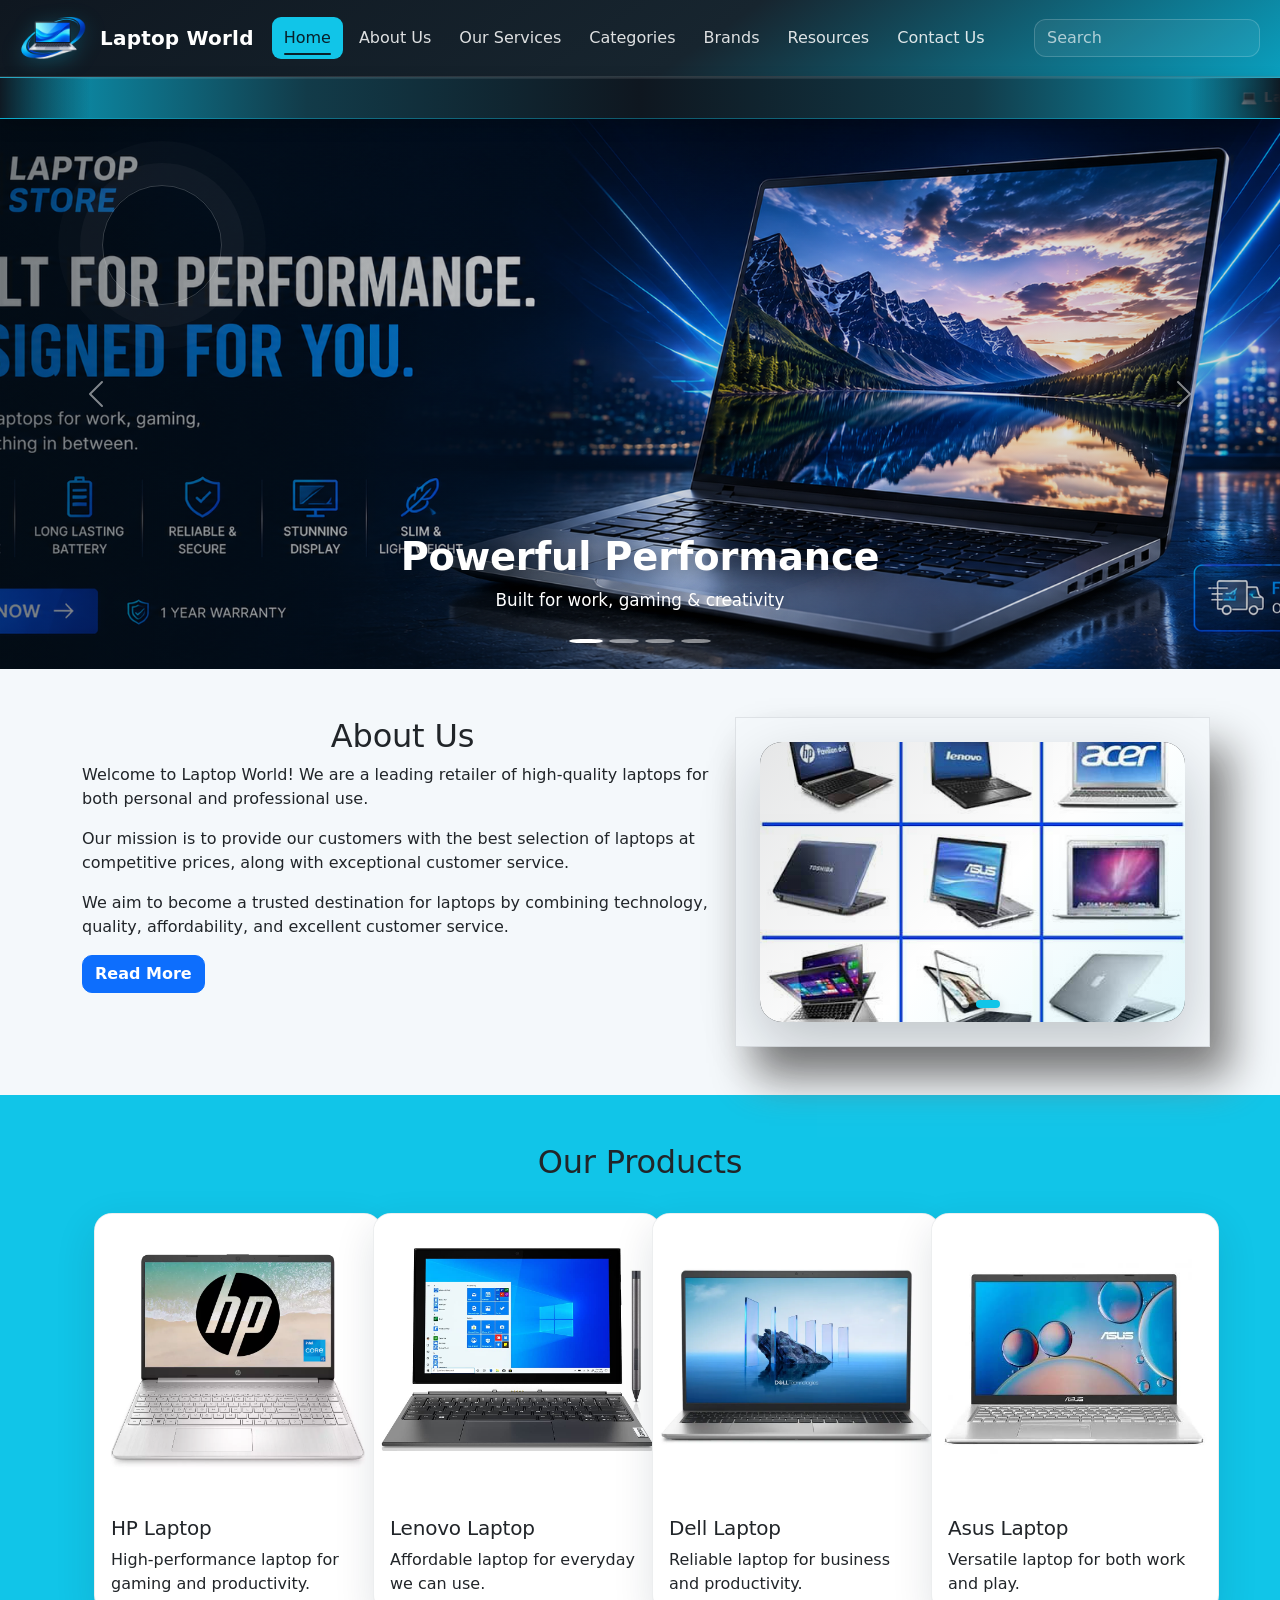
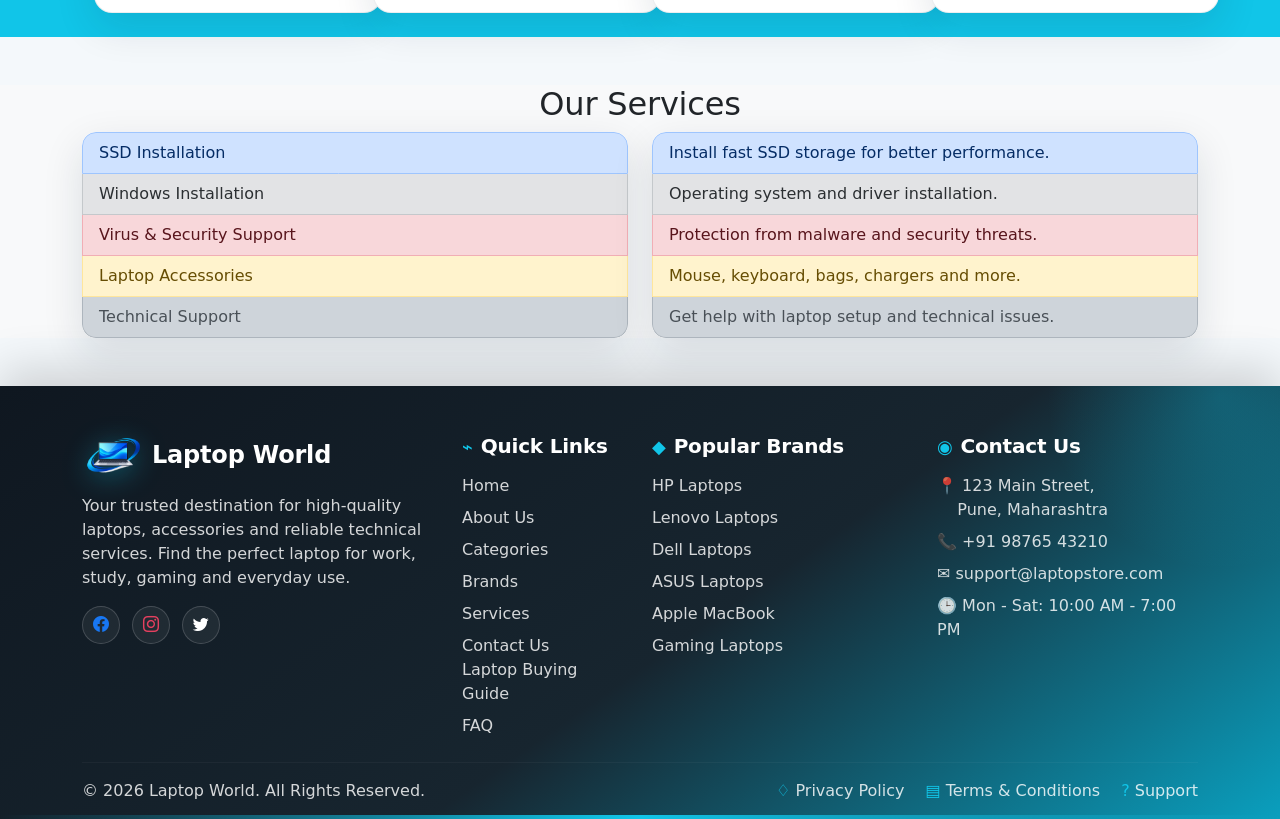
<file: index.html>
<!DOCTYPE html>
<html lang="en">
  <head>
    <meta charset="UTF-8">
    <meta name="viewport" content="width=device-width, initial-scale=1.0">
    <title>Laptop World | Quality Laptops, Brands & Services</title>
    <meta property="og:title" content="Laptop World | Quality Laptops, Brands & Services">
    <meta property="og:description" content="Laptop World offers quality laptops, laptop categories, leading brands, accessories and reliable laptop services for work, study, gaming and everyday use.">
    <meta property="og:type" content="website">
    <meta name="description" content="Laptop World offers quality laptops, laptop categories, leading brands, accessories and reliable laptop services for work, study, gaming and everyday use.">
    <meta name="robots" content="index, follow">
    <meta name="author" content="Laptop World">
    <meta property="og:site_name" content="Laptop World">
    <meta property="og:locale" content="en_IN">
    <meta name="theme-color" content="#11c5e8">
    <link
      href="https://cdn.jsdelivr.net/npm/bootstrap@5.3.8/dist/css/bootstrap.min.css"
      rel="stylesheet"
      integrity="sha384-sRIl4kxILFvY47J16cr9ZwB07vP4J8+LH7qKQnuqkuIAvNWLzeN8tE5YBujZqJLB"
      crossorigin="anonymous">
    <link rel="stylesheet" href="https://cdn.jsdelivr.net/npm/bootstrap-icons@1.13.1/font/bootstrap-icons.min.css">
    <link rel="stylesheet" href="css/styles.css">
    <link rel="stylesheet" href="css/enhancements.css">
    <link rel="stylesheet" href="css/pro-effects.css">
  <script type="application/ld+json">
  {
    "@context": "https://schema.org",
    "@type": "Organization",
    "name": "Laptop World",
    "telephone": "+91 98765 43210",
    "email": "support@laptopstore.com",
    "address": {
      "@type": "PostalAddress",
      "streetAddress": "123 Main Street",
      "addressLocality": "Pune",
      "addressRegion": "Maharashtra",
      "addressCountry": "IN"
    }
  }
  </script>
</head>
  <body class="lw-home">

    <!-- header start -->
    <header>
      <nav class="navbar navbar-expand-lg bg-body-tertiary bg-dark"
        data-bs-theme="dark">

        <div class="container-fluid">

          <a class="navbar-brand" href="index.html"><img
              src="images/slider images/lapptop logo.png"
              alt="logo" width="80" height="50"> Laptop World</a>

    
          <button class="navbar-toggler" type="button" data-bs-toggle="collapse"
            data-bs-target="#navbarSupportedContent"
            aria-controls="navbarSupportedContent" aria-expanded="false"
            aria-label="Toggle navigation">
            <span class="navbar-toggler-icon"></span>
          </button>
          <div class="collapse navbar-collapse" id="navbarSupportedContent">
            <ul class="navbar-nav me-auto mb-2 mb-lg-0">
              <li class="nav-item">
                <a class="nav-link active bg-info" aria-current="page"
                  href="index.html">Home</a>
              </li>
              <li class="nav-item">
                <a class="nav-link active" href="about.html">About Us</a>
              </li>

            <li class="nav-item">
              <a class="nav-link active " href="services.html">Our Services</a>
            </li>

            <li class="nav-item dropdown">
              
                <a class="nav-link active dropdown-toggle"
                  href="categories.html" role="button" data-bs-toggle="dropdown"
                  aria-expanded="false">
                  Categories
                </a>
                <ul class="dropdown-menu">
                  <li><h6 class="dropdown-header">Browse Categories</h6></li>
                  <li><hr class="dropdown-divider"></li>
                  <li><a class="dropdown-item" href="categories.html#gaming">Gaming Laptops</a></li>
                  <li><a class="dropdown-item" href="categories.html#business">Business
                      Laptops</a></li>
                  <li><a class="dropdown-item" href="categories.html#student">Student Laptops</a></li>
                  <li><a class="dropdown-item" href="categories.html#twoinone">2-in-1 Laptops</a></li>
                  <li><a class="dropdown-item" href="categories.html#budget">Budget Laptops</a></li>

                </ul>
              </li>
            <li class="nav-item dropdown">
              <a class="nav-link active dropdown-toggle" href="brands.html"
                role="button" data-bs-toggle="dropdown" aria-expanded="false">
                Brands
              </a>
              <ul class="dropdown-menu">
                <li><h6 class="dropdown-header">Browse Brands</h6></li>
                <li><hr class="dropdown-divider"></li>
                <li><a class="dropdown-item" href="brands.html#hp">HP</a></li>
                <li><a class="dropdown-item" href="brands.html#dell"> Dell</a></li>
                <li><a class="dropdown-item" href="brands.html#lenovo"> Lenovo</a></li>
                <li><a class="dropdown-item" href="brands.html#asus"> Asus</a></li>
                <li><a class="dropdown-item" href="brands.html#apple"> Apple</a></li>

              </ul>
            </li>
                        <li class="nav-item dropdown">
              <a class="nav-link dropdown-toggle" href="faq.html" role="button" data-bs-toggle="dropdown" aria-expanded="false">Resources</a>
              <ul class="dropdown-menu">
                <li><h6 class="dropdown-header">Helpful Resources</h6></li>
                <li><hr class="dropdown-divider"></li>
                <li><a class="dropdown-item" href="faq.html">FAQ</a></li>
                <li><a class="dropdown-item" href="laptop-guide.html">Laptop Buying Guide</a></li>
              </ul>
            </li>
<li class="nav-item">
              <a class="nav-link active" href="contact.html">Contact Us</a>
            </li>
          </ul>
          <form class="d-flex text-light" role="search">
            <label class="visually-hidden" for="site-search">Search Laptop World</label>
            <input id="site-search" class="form-control me-2" type="search"
              placeholder="Search" aria-label="Search" />
            
          </form>
        </div>
      </div>
    </nav>

      <!-- Laptop World header marquee -->
      <div class="lw-marquee-bar" role="region" aria-label="Laptop World announcements">
        <marquee class="lw-marquee" behavior="scroll" direction="left" scrollamount="6" onmouseover="this.stop();" onmouseout="this.start();">
          💻 Laptop World &nbsp; • &nbsp; Quality Laptops &nbsp; • &nbsp; Trusted Brands &nbsp; • &nbsp; Expert Laptop Services &nbsp; • &nbsp; SSD &amp; RAM Upgrades &nbsp; • &nbsp; Laptop Repair &nbsp; • &nbsp; Best Deals for Students, Professionals &amp; Gamers &nbsp; • &nbsp; Contact Us for Support
        </marquee>
      </div>
  </header>
  <!-- header end -->
   <!-- carousel start -->
    <main id="main-content">
      <h1 class="visually-hidden">Laptop World - Quality Laptops, Brands and Services</h1>
      <section>
        <div id="carouselExampleCaptions" class="carousel slide"
          data-bs-ride="carousel">
          <div class="carousel-indicators">
            <button type="button" data-bs-target="#carouselExampleCaptions"
              data-bs-slide-to="0" class="active" aria-current="true"
              aria-label="Slide 1"></button>
            <button type="button" data-bs-target="#carouselExampleCaptions"
              data-bs-slide-to="1" aria-label="Slide 2"></button>
            <button type="button" data-bs-target="#carouselExampleCaptions"
              data-bs-slide-to="2" aria-label="Slide 3"></button>
            <button type="button" data-bs-target="#carouselExampleCaptions"
              data-bs-slide-to="3" aria-label="Slide 4"></button>
          </div>
          <div class="carousel-inner carousel-fade">
            <div class="carousel-item active">
              <img src="images/slider images/banner 3.png"
                class="d-block w-100 " alt="Banner 3">
              <div class="carousel-caption d-none d-md-block">
                <h5>Powerful Performance</h5>
                <p>Built for work, gaming & creativity</p>
              </div>
            </div>
            <div class="carousel-item">
              <img src="images/slider images/banner 2.png" class="d-block w-100"
                alt="Banner 2">
              <div class="carousel-caption d-none d-md-block">
                <h5>Premium Laptops</h5>
                <p>Experience the best in laptop technology</p>
              </div>
            </div>
            <div class="carousel-item">
              <img src="images/slider images/banner 1.png" class="d-block w-100"
                alt="Banner 1">
              <div class="carousel-caption d-none d-md-block">
                <h5>Latest Laptops</h5>
                <p>Smart laptops for learning & everyday use</p>
              </div>
            </div>
            <div class="carousel-item">
              <img src="images/slider images/banner 4.png" class="d-block w-100"
                alt="Banner 4">
              <div class="carousel-caption d-none d-md-block">
                <h5>Student Essentials</h5>
                <p>Smart laptops for learning & everyday use</p>
              </div>
            </div>
          </div>
          <button class="carousel-control-prev" type="button"
            data-bs-target="#carouselExampleCaptions" data-bs-slide="prev">
            <span class="carousel-control-prev-icon" aria-hidden="true"></span>
            <span class="visually-hidden">Previous</span>
          </button>
          <button class="carousel-control-next" type="button"
            data-bs-target="#carouselExampleCaptions" data-bs-slide="next">
            <span class="carousel-control-next-icon" aria-hidden="true"></span>
            <span class="visually-hidden">Next</span>
          </button>
        </div>
      </section>
    </main>
    <!-- carousel section end -->
     
  <!-- About section -->
    <section class="mt-5" bg-secondary>
      <div class="container">
        <div class="row">
          <div class="col-md-7" p-4>
            <h2 class="text-center">About Us</h2>
            <p>Welcome to Laptop World! We are a leading retailer of
              high-quality laptops for both personal and professional use.</p>
            <p>Our mission is to provide our customers with the best selection
              of laptops at competitive prices, along with exceptional customer
              service.</p>
            <p> We aim to become a trusted destination for laptops by combining
              technology, quality, affordability, and excellent customer
              service.</p>
            <a href="about.html">
              <button class="btn btn-primary">Read More</button>
            </a>
          </div>
          <div class="col-md-5 p-4 border">
            <div class="lw-auto-slider" data-lw-slider="home-about" aria-label="Laptop World about highlights">
              <img src="images/slider images/about laptop.jpg" class="img-fluid lw-slider-image is-active" alt="Laptop World laptop collection and technology services" width="900" height="600">
              <img src="images/slider images/variety image 2.jpg" class="img-fluid lw-slider-image" alt="Laptop World selection of modern laptops" width="900" height="600" loading="lazy">
              <img src="images/slider images/variety image.jpg" class="img-fluid lw-slider-image" alt="Laptop World laptops for work study and entertainment" width="900" height="600" loading="lazy">
              <div class="lw-slider-dots" aria-hidden="true"></div>
            </div>
          </div>
        </div>

      </div>
    </div>
  </section>
  <!-- about section end  -->
<!-- our product  -->
  <section class="mt-5 bg-info">
    <div class="container p-4">
      <div class="row">
        <h2 class="text-dark p-4 text-center"> Our Products</h2>
        <div class="col-md-3">
          <div class="card" style="width: 18rem;">
            <img src="images/slider images/hp laptop.webp" class="card-img-top"
              alt="Hp Laptop">
            <div class="card-body">
              <h5 class="card-title">HP Laptop</h5>
              <p class="card-text">High-performance laptop for gaming and
                productivity.</p>
            </div>
          </div>
        </div>
        <div class="col-md-3">
          <div class="card" style="width: 18rem;">
            <img src="images/slider images/lenovo laptop.jpg"
              class="card-img-top" alt="Lenovo Laptop">
            <div class="card-body">
              <h5 class="card-title">Lenovo Laptop</h5>
              <p class="card-text">Affordable laptop for everyday we can
                use.</p>
            </div>
          </div>
        </div>
        <div class="col-md-3">
          <div class="card" style="width: 18rem;">
            <img src="images/slider images/dell.webp" class="card-img-top"
              alt="Dell">
            <div class="card-body">
              <h5 class="card-title">Dell Laptop</h5>
              <p class="card-text">Reliable laptop for business and
                productivity.</p>
            </div>
          </div>
        </div>
        <div class="col-md-3">
          <div class="card" style="width: 18rem;">
            <img src="images/slider images/asus laptop.jpg" class="card-img-top"
              alt="Asus Laptop">
            <div class="card-body">
              <h5 class="card-title">Asus Laptop</h5>
              <p class="card-text">Versatile laptop for both work and play.</p>
            </div>
          </div>
        </div>
      </div>
    </section>
    <!-- our product end -->
  
     <!-- service section -->
    <section class="mt-5 bg-light">
      <div class="container">
        <div class="row">
          <h2 class="text-center">Our Services</h2>
          <div class="col-md-6">
            <ul class="list-group">
              <li class="list-group-item list-group-item-primary">SSD
                Installation</li>
              <li class="list-group-item list-group-item-secondary">Windows
                Installation</li>
              <li class="list-group-item list-group-item-danger">Virus &
                Security Support</li>
              <li class="list-group-item list-group-item-warning">Laptop
                Accessories</li>
              <li class="list-group-item list-group-item-dark">Technical
                Support</li>
            </ul>
          </div>
          <div class="col-md-6">
            <ul class="list-group">
              <li class="list-group-item list-group-item-primary">Install fast
                SSD storage for better performance.</li>
              <li class="list-group-item list-group-item-secondary">Operating
                system and driver installation.</li>
              <li class="list-group-item list-group-item-danger">Protection from
                malware and security threats.</li>
                <li class="list-group-item list-group-item-warning">Mouse,
                  keyboard, bags, chargers and more.</li>
                <li class="list-group-item list-group-item-dark">Get help with
                  laptop setup and technical issues.</li>
              </ul>
            </div>
          </div>
        </div>
      </div>
    </section>

    <br>
    <br>
    <!-- service section end -->

     <!-- contact  -->
    <section>
      <footer class="lw-footer text-white pt-5 pb-3" aria-label="Website footer">
  <div class="container">
    <div class="row g-4">
      <div class="col-lg-4 col-md-6">
        <div class="lw-footer-brand d-flex align-items-center gap-2 mb-3">
          <img src="images/slider images/lapptop logo.png" alt="Laptop World logo" width="62" height="44" loading="lazy">
          <h4 class="fw-bold mb-0">Laptop World</h4>
        </div>
        <p class="mt-3 mb-3">Your trusted destination for high-quality laptops, accessories and reliable technical services. Find the perfect laptop for work, study, gaming and everyday use.</p>
        <div class="lw-social" aria-label="Social media links">
          <a href="https://www.facebook.com/" aria-label="Facebook" title="Facebook"><i class="bi bi-facebook"></i></a>
          <a href="https://www.instagram.com/?hl=en" aria-label="Instagram" title="Instagram"><i class="bi bi-instagram"></i></a>
          <a href="https://x.com/" aria-label="Twitter" title="Twitter"><i class="bi bi-twitter"></i></a>
        </div>
      </div>

      <div class="col-lg-2 col-md-6">
        <h5 class="fw-bold mb-3">Quick Links</h5>
        <ul class="list-unstyled mb-0">
          <li class="mb-2"><a href="index.html" class="text-decoration-none">Home</a></li>
          <li class="mb-2"><a href="about.html" class="text-decoration-none">About Us</a></li>
          <li class="mb-2"><a href="categories.html" class="text-decoration-none">Categories</a></li>
          <li class="mb-2"><a href="brands.html" class="text-decoration-none">Brands</a></li>
          <li class="mb-2"><a href="services.html" class="text-decoration-none">Services</a></li>
          <li><a href="contact.html" class="text-decoration-none">Contact Us</a></li>
          <li class="mb-2"><a href="laptop-guide.html" class="text-decoration-none">Laptop Buying Guide</a></li>
          <li><a href="faq.html" class="text-decoration-none">FAQ</a></li>
        </ul>
      </div>

      <div class="col-lg-3 col-md-6">
        <h5 class="fw-bold mb-3">Popular Brands</h5>
        <ul class="list-unstyled mb-0">
          <li class="mb-2"><a href="brands.html#hp" class="text-decoration-none">HP Laptops</a></li>
          <li class="mb-2"><a href="brands.html#lenovo" class="text-decoration-none">Lenovo Laptops</a></li>
          <li class="mb-2"><a href="brands.html#dell" class="text-decoration-none">Dell Laptops</a></li>
          <li class="mb-2"><a href="brands.html#asus" class="text-decoration-none">ASUS Laptops</a></li>
          <li class="mb-2"><a href="brands.html#apple" class="text-decoration-none">Apple MacBook</a></li>
          <li><a href="categories.html#gaming" class="text-decoration-none">Gaming Laptops</a></li>
        </ul>
      </div>

      <div class="col-lg-3 col-md-6">
        <h5 class="fw-bold mb-3">Contact Us</h5>
        <p class="mb-2">📍 123 Main Street,<br>&nbsp;&nbsp;&nbsp;&nbsp;Pune, Maharashtra</p>
        <p class="mb-2">📞 <a href="tel:+919876543210" class="text-decoration-none">+91 98765 43210</a></p>
        <p class="mb-2">✉️ <a href="mailto:support@laptopstore.com" class="text-decoration-none">support@laptopstore.com</a></p>
        <p class="mb-0">🕒 Mon - Sat: 10:00 AM - 7:00 PM</p>
      </div>
    </div>

    <hr class="lw-divider mt-4">
    <div class="row align-items-center gy-2">
      <div class="col-md-6 text-center text-md-start">
        <p class="mb-0">© <span data-current-year>2026</span> Laptop World. All Rights Reserved.</p>
      </div>
      <div class="col-md-6 text-center text-md-end lw-legal">
        <a href="privacy-policy.html" class="text-decoration-none me-3">Privacy Policy</a>
        <a href="terms-conditions.html" class="text-decoration-none me-3">Terms &amp; Conditions</a>
        <a href="support.html" class="text-decoration-none">Support</a>
      </div>
    </div>
  </div>
</footer>
    </section>
 <!-- contact section end -->
    <script src="js/site.js" defer></script>
  <script
      src="https://cdn.jsdelivr.net/npm/bootstrap@5.3.8/dist/js/bootstrap.bundle.min.js"
      integrity="sha384-FKyoEForCGlyvwx9Hj09JcYn3nv7wiPVlz7YYwJrWVcXK/BmnVDxM+D2scQbITxI"
      crossorigin="anonymous"></script>
  </body>
</html>
</file>
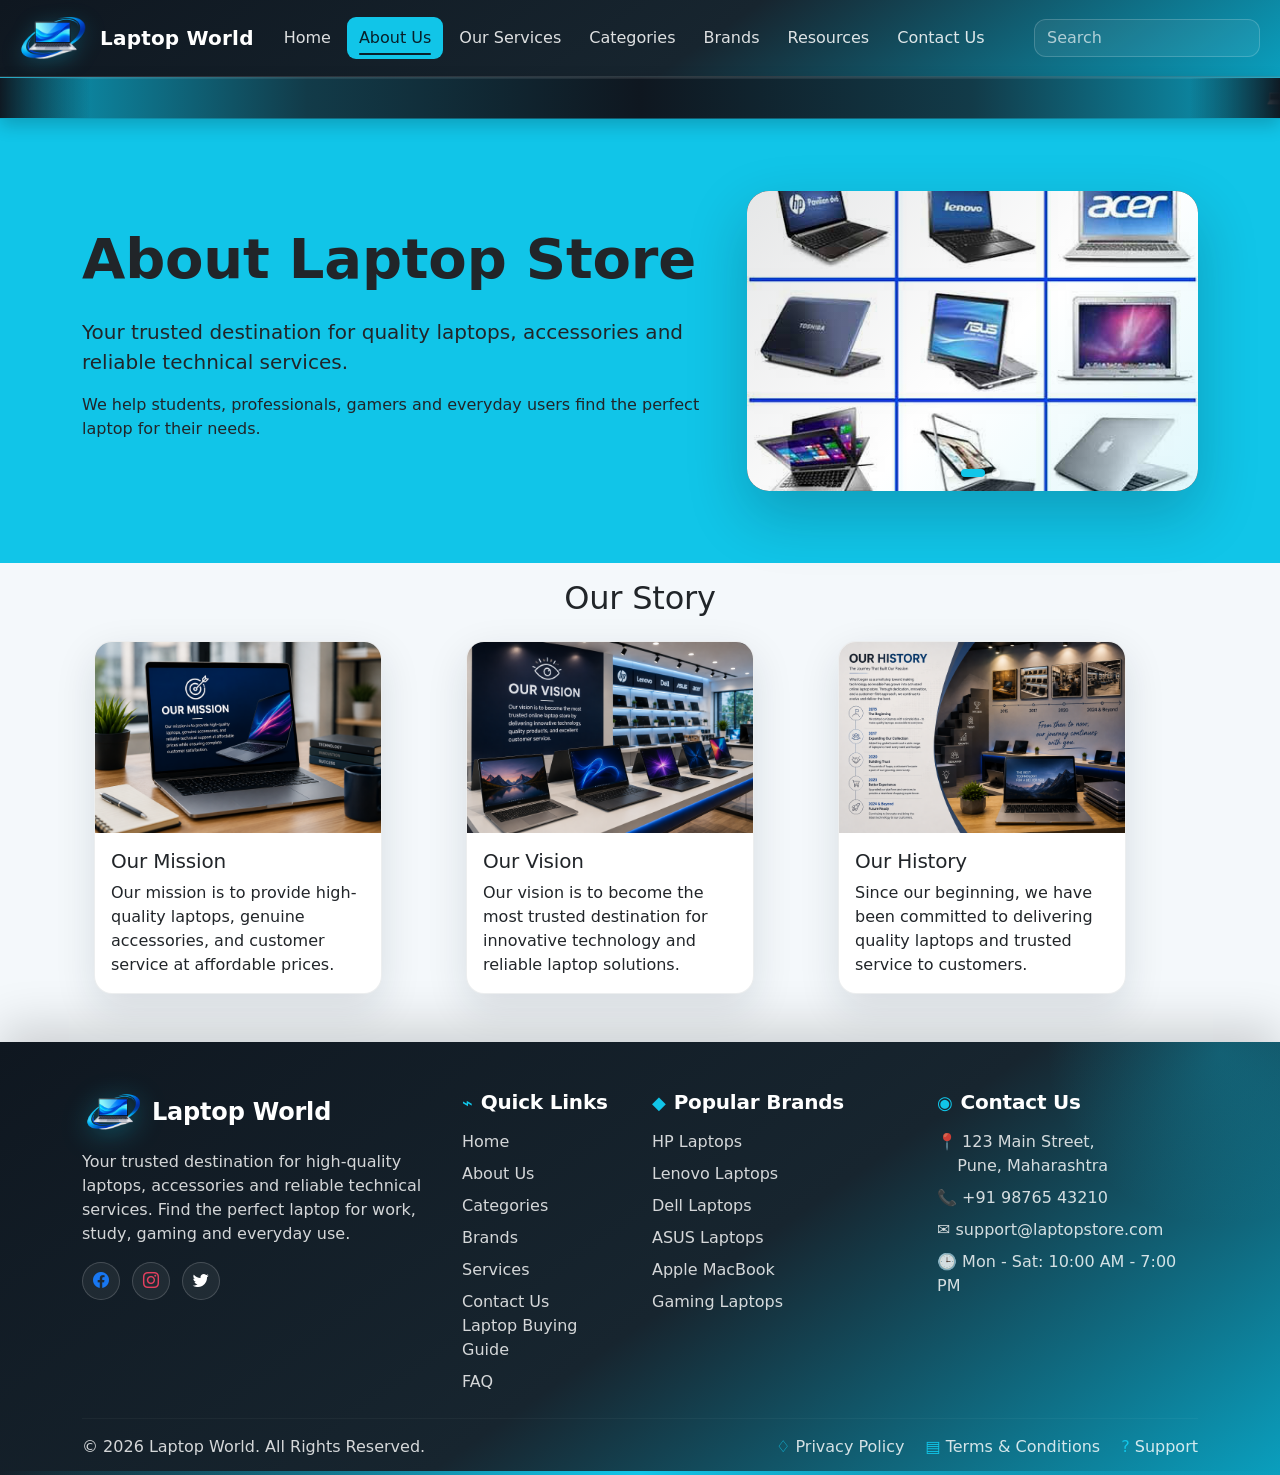
<file: about.html>
<!DOCTYPE html>
<html lang="en">
  <head>
    <meta charset="UTF-8">
    <meta name="viewport" content="width=device-width, initial-scale=1.0">
    <title>About Laptop World | Laptops & Technical Services</title>
    <meta property="og:title" content="About Laptop World | Laptops & Technical Services">
    <meta property="og:description" content="Learn about Laptop World, our mission, values and commitment to helping customers choose quality laptops and dependable technical services.">
    <meta property="og:type" content="website">
    <meta name="description" content="Learn about Laptop World, our mission, values and commitment to helping customers choose quality laptops and dependable technical services.">
    <meta name="robots" content="index, follow">
    <meta name="author" content="Laptop World">
    <meta property="og:site_name" content="Laptop World">
    <meta property="og:locale" content="en_IN">
    <meta name="theme-color" content="#11c5e8">
    <link
      href="https://cdn.jsdelivr.net/npm/bootstrap@5.3.8/dist/css/bootstrap.min.css"
      rel="stylesheet"
      integrity="sha384-sRIl4kxILFvY47J16cr9ZwB07vP4J8+LH7qKQnuqkuIAvNWLzeN8tE5YBujZqJLB"
      crossorigin="anonymous">
    <link rel="stylesheet" href="https://cdn.jsdelivr.net/npm/bootstrap-icons@1.13.1/font/bootstrap-icons.min.css">
    <link rel="stylesheet" href="css/styles.css">
    <link rel="stylesheet" href="css/enhancements.css">
    <link rel="stylesheet" href="css/pro-effects.css">
  <script type="application/ld+json">
  {
    "@context": "https://schema.org",
    "@type": "Organization",
    "name": "Laptop World",
    "telephone": "+91 98765 43210",
    "email": "support@laptopstore.com",
    "address": {
      "@type": "PostalAddress",
      "streetAddress": "123 Main Street",
      "addressLocality": "Pune",
      "addressRegion": "Maharashtra",
      "addressCountry": "IN"
    }
  }
  </script>
</head>
  <body class="lw-about">

    <!-- header start -->
    <header>
      <nav class="navbar navbar-expand-lg bg-body-tertiary bg-dark"
        data-bs-theme="dark">

        <div class="container-fluid">

          <a class="navbar-brand" href="index.html"><img
              src="images/slider images/lapptop logo.png"
              alt="logo" width="80" height="50"> Laptop World</a>
          <button class="navbar-toggler" type="button" data-bs-toggle="collapse"
            data-bs-target="#navbarSupportedContent"
            aria-controls="navbarSupportedContent" aria-expanded="false"
            aria-label="Toggle navigation">
            <span class="navbar-toggler-icon"></span>
          </button>
          <div class="collapse navbar-collapse" id="navbarSupportedContent">
            <ul class="navbar-nav me-auto mb-2 mb-lg-0">
              <li class="nav-item">
                <a class="nav-link active" aria-current="page"
                  href="index.html">Home</a>
              </li>
              <li class="nav-item">
                <a class="nav-link active bg-info" href="about.html">About Us</a>
              </li>

            <li class="nav-item">
              <a class="nav-link active " href="services.html">Our Services</a>
            </li>

            <li class="nav-item dropdown">
              
                <a class="nav-link active dropdown-toggle"
                  href="categories.html" role="button" data-bs-toggle="dropdown"
                  aria-expanded="false">
                  Categories
                </a>
                <ul class="dropdown-menu">
                  <li><h6 class="dropdown-header">Browse Categories</h6></li>
                  <li><hr class="dropdown-divider"></li>
                  <li><a class="dropdown-item" href="categories.html#gaming">Gaming Laptops</a></li>
                  <li><a class="dropdown-item" href="categories.html#business">Business
                      Laptops</a></li>
                  <li><a class="dropdown-item" href="categories.html#student">Student Laptops</a></li>
                  <li><a class="dropdown-item" href="categories.html#twoinone">2-in-1 Laptops</a></li>
                  <li><a class="dropdown-item" href="categories.html#budget">Budget Laptops</a></li>

                </ul>
              </li>
            <li class="nav-item dropdown">
              <a class="nav-link active dropdown-toggle" href="brands.html"
                role="button" data-bs-toggle="dropdown" aria-expanded="false">
                Brands
              </a>
              <ul class="dropdown-menu">
                <li><h6 class="dropdown-header">Browse Brands</h6></li>
                <li><hr class="dropdown-divider"></li>
                <li><a class="dropdown-item" href="brands.html#hp">HP</a></li>
                <li><a class="dropdown-item" href="brands.html#dell"> Dell</a></li>
                <li><a class="dropdown-item" href="brands.html#lenovo"> Lenovo</a></li>
                <li><a class="dropdown-item" href="brands.html#asus"> Asus</a></li>
                <li><a class="dropdown-item" href="brands.html#apple"> Apple</a></li>

              </ul>
            </li>
                        <li class="nav-item dropdown">
              <a class="nav-link dropdown-toggle" href="faq.html" role="button" data-bs-toggle="dropdown" aria-expanded="false">Resources</a>
              <ul class="dropdown-menu">
                <li><h6 class="dropdown-header">Helpful Resources</h6></li>
                <li><hr class="dropdown-divider"></li>
                <li><a class="dropdown-item" href="faq.html">FAQ</a></li>
                <li><a class="dropdown-item" href="laptop-guide.html">Laptop Buying Guide</a></li>
              </ul>
            </li>
<li class="nav-item">
              <a class="nav-link active" href="contact.html">Contact Us</a>
            </li>
          </ul>
          <form class="d-flex" role="search">
            <label class="visually-hidden" for="site-search">Search Laptop World</label>
            <input id="site-search" class="form-control me-2" type="search"
              placeholder="Search" aria-label="Search" />
            
          </form>
        </div>
      </div>
    </nav>

      <!-- Laptop World header marquee -->
      <div class="lw-marquee-bar" role="region" aria-label="Laptop World announcements">
        <marquee class="lw-marquee" behavior="scroll" direction="left" scrollamount="6" onmouseover="this.stop();" onmouseout="this.start();">
          💻 Laptop World &nbsp; • &nbsp; Quality Laptops &nbsp; • &nbsp; Trusted Brands &nbsp; • &nbsp; Expert Laptop Services &nbsp; • &nbsp; SSD &amp; RAM Upgrades &nbsp; • &nbsp; Laptop Repair &nbsp; • &nbsp; Best Deals for Students, Professionals &amp; Gamers &nbsp; • &nbsp; Contact Us for Support
        </marquee>
      </div>
  </header>
<!-- header end -->

 <!-- about us start -->
  <section class="bg-info text-white py-5">

    <div class="container py-4">

      <div class="row align-items-center">

        <div class="col-md-7">

          <h1 class="display-4 fw-bold text-dark">
            About Laptop Store
          </h1>

          <p class="lead mt-4 text-dark">
            Your trusted destination for quality laptops,
            accessories and reliable technical services.
          </p>

          <p class="text-dark">
            We help students, professionals, gamers and
            everyday users find the perfect laptop for
            their needs.
          </p>

        </div>

        <div class="col-md-5 text-center ">
          <div class="lw-auto-slider lw-about-slider" data-lw-slider="about-hero" aria-label="Laptop World about page highlights">
            <img src="images/slider images/variety image 2.jpg" class="lw-slider-image is-active" alt="Laptop World laptop collection" width="900" height="600">
            <img src="images/slider images/variety image.jpg" class="lw-slider-image" alt="Laptop World technology store and laptop solutions" width="900" height="600" loading="lazy">
            <img src="images/slider images/about laptop.jpg" class="lw-slider-image" alt="Modern laptops available at Laptop World" width="900" height="600" loading="lazy">
            <div class="lw-slider-dots" aria-hidden="true"></div>
          </div>
        </div>

      </div>

    </div>

  </section>
  <!-- about us end -->

  <!--  MISSION & VISION -->
<section>
    <div class="container">
      <h2 class="text-center mb-5 mt-3 ">Our Story</h2>
      <div class="row justify-content-center g-4">
        <div class="row">
          <div class="col-md-4">
            <div class="card" style="width: 18rem;">
              <img src="images/slider images/our mission.png"
                class="card-img-top" alt="Our Mission">
              <div class="card-body">
                <h5 class="card-title">Our Mission</h5>
                <p class="card-text">Our mission is to provide high-quality
                  laptops, genuine accessories, and customer service at
                  affordable prices.</p>
               
              </div>
            </div>
          </div>
          <div class="col-md-4">
            <div class="card" style="width: 18rem;">
              <img src="images/slider images/our vision.png"
                class="card-img-top" alt="Our Vision">
              <div class="card-body">
                <h5 class="card-title">Our Vision</h5>
                <p class="card-text">Our vision is to become the most trusted
                  destination for innovative technology and reliable laptop
                  solutions.</p>
                
              </div>
            </div>
          </div>
          <div class="col-md-4">
            <div class="card" style="width: 18rem;">
              <img src="images/slider images/our history.png"
                class="card-img-top" alt="Our History">
              <div class="card-body">
                <h5 class="card-title">Our History</h5>
                <p class="card-text">Since our beginning, we have been committed
                  to delivering quality laptops and trusted service to
                  customers.</p>
                
              </div>
            </div>
          </div>
        </div>
      </div>
    </div>
  </section>
  <br>
  <br>
  <!-- mission ans vission end -->
   
  <!-- footer start -->
  <section>
    <footer class="lw-footer text-white pt-5 pb-3" aria-label="Website footer">
  <div class="container">
    <div class="row g-4">
      <div class="col-lg-4 col-md-6">
        <div class="lw-footer-brand d-flex align-items-center gap-2 mb-3">
          <img src="images/slider images/lapptop logo.png" alt="Laptop World logo" width="62" height="44" loading="lazy">
          <h4 class="fw-bold mb-0">Laptop World</h4>
        </div>
        <p class="mt-3 mb-3">Your trusted destination for high-quality laptops, accessories and reliable technical services. Find the perfect laptop for work, study, gaming and everyday use.</p>
        <div class="lw-social" aria-label="Social media links">
          <a href="https://www.facebook.com/" aria-label="Facebook" title="Facebook"><i class="bi bi-facebook"></i></a>
          <a href="https://www.instagram.com/?hl=en" aria-label="Instagram" title="Instagram"><i class="bi bi-instagram"></i></a>
          <a href="https://x.com/" aria-label="Twitter" title="Twitter"><i class="bi bi-twitter"></i></a>
        </div>
      </div>

      <div class="col-lg-2 col-md-6">
        <h5 class="fw-bold mb-3">Quick Links</h5>
        <ul class="list-unstyled mb-0">
          <li class="mb-2"><a href="index.html" class="text-decoration-none">Home</a></li>
          <li class="mb-2"><a href="about.html" class="text-decoration-none">About Us</a></li>
          <li class="mb-2"><a href="categories.html" class="text-decoration-none">Categories</a></li>
          <li class="mb-2"><a href="brands.html" class="text-decoration-none">Brands</a></li>
          <li class="mb-2"><a href="services.html" class="text-decoration-none">Services</a></li>
          <li><a href="contact.html" class="text-decoration-none">Contact Us</a></li>
          <li class="mb-2"><a href="laptop-guide.html" class="text-decoration-none">Laptop Buying Guide</a></li>
          <li><a href="faq.html" class="text-decoration-none">FAQ</a></li>
        </ul>
      </div>

      <div class="col-lg-3 col-md-6">
        <h5 class="fw-bold mb-3">Popular Brands</h5>
        <ul class="list-unstyled mb-0">
          <li class="mb-2"><a href="brands.html#hp" class="text-decoration-none">HP Laptops</a></li>
          <li class="mb-2"><a href="brands.html#lenovo" class="text-decoration-none">Lenovo Laptops</a></li>
          <li class="mb-2"><a href="brands.html#dell" class="text-decoration-none">Dell Laptops</a></li>
          <li class="mb-2"><a href="brands.html#asus" class="text-decoration-none">ASUS Laptops</a></li>
          <li class="mb-2"><a href="brands.html#apple" class="text-decoration-none">Apple MacBook</a></li>
          <li><a href="categories.html#gaming" class="text-decoration-none">Gaming Laptops</a></li>
        </ul>
      </div>

      <div class="col-lg-3 col-md-6">
        <h5 class="fw-bold mb-3">Contact Us</h5>
        <p class="mb-2">📍 123 Main Street,<br>&nbsp;&nbsp;&nbsp;&nbsp;Pune, Maharashtra</p>
        <p class="mb-2">📞 <a href="tel:+919876543210" class="text-decoration-none">+91 98765 43210</a></p>
        <p class="mb-2">✉️ <a href="mailto:support@laptopstore.com" class="text-decoration-none">support@laptopstore.com</a></p>
        <p class="mb-0">🕒 Mon - Sat: 10:00 AM - 7:00 PM</p>
      </div>
    </div>

    <hr class="lw-divider mt-4">
    <div class="row align-items-center gy-2">
      <div class="col-md-6 text-center text-md-start">
        <p class="mb-0">© <span data-current-year>2026</span> Laptop World. All Rights Reserved.</p>
      </div>
      <div class="col-md-6 text-center text-md-end lw-legal">
        <a href="privacy-policy.html" class="text-decoration-none me-3">Privacy Policy</a>
        <a href="terms-conditions.html" class="text-decoration-none me-3">Terms &amp; Conditions</a>
        <a href="support.html" class="text-decoration-none">Support</a>
      </div>
    </div>
  </div>
</footer>
  </section>
  <script src="js/site.js" defer></script>
  <script
      src="https://cdn.jsdelivr.net/npm/bootstrap@5.3.8/dist/js/bootstrap.bundle.min.js"
      integrity="sha384-FKyoEForCGlyvwx9Hj09JcYn3nv7wiPVlz7YYwJrWVcXK/BmnVDxM+D2scQbITxI"
      crossorigin="anonymous"></script>
  </body>
</html>
</file>
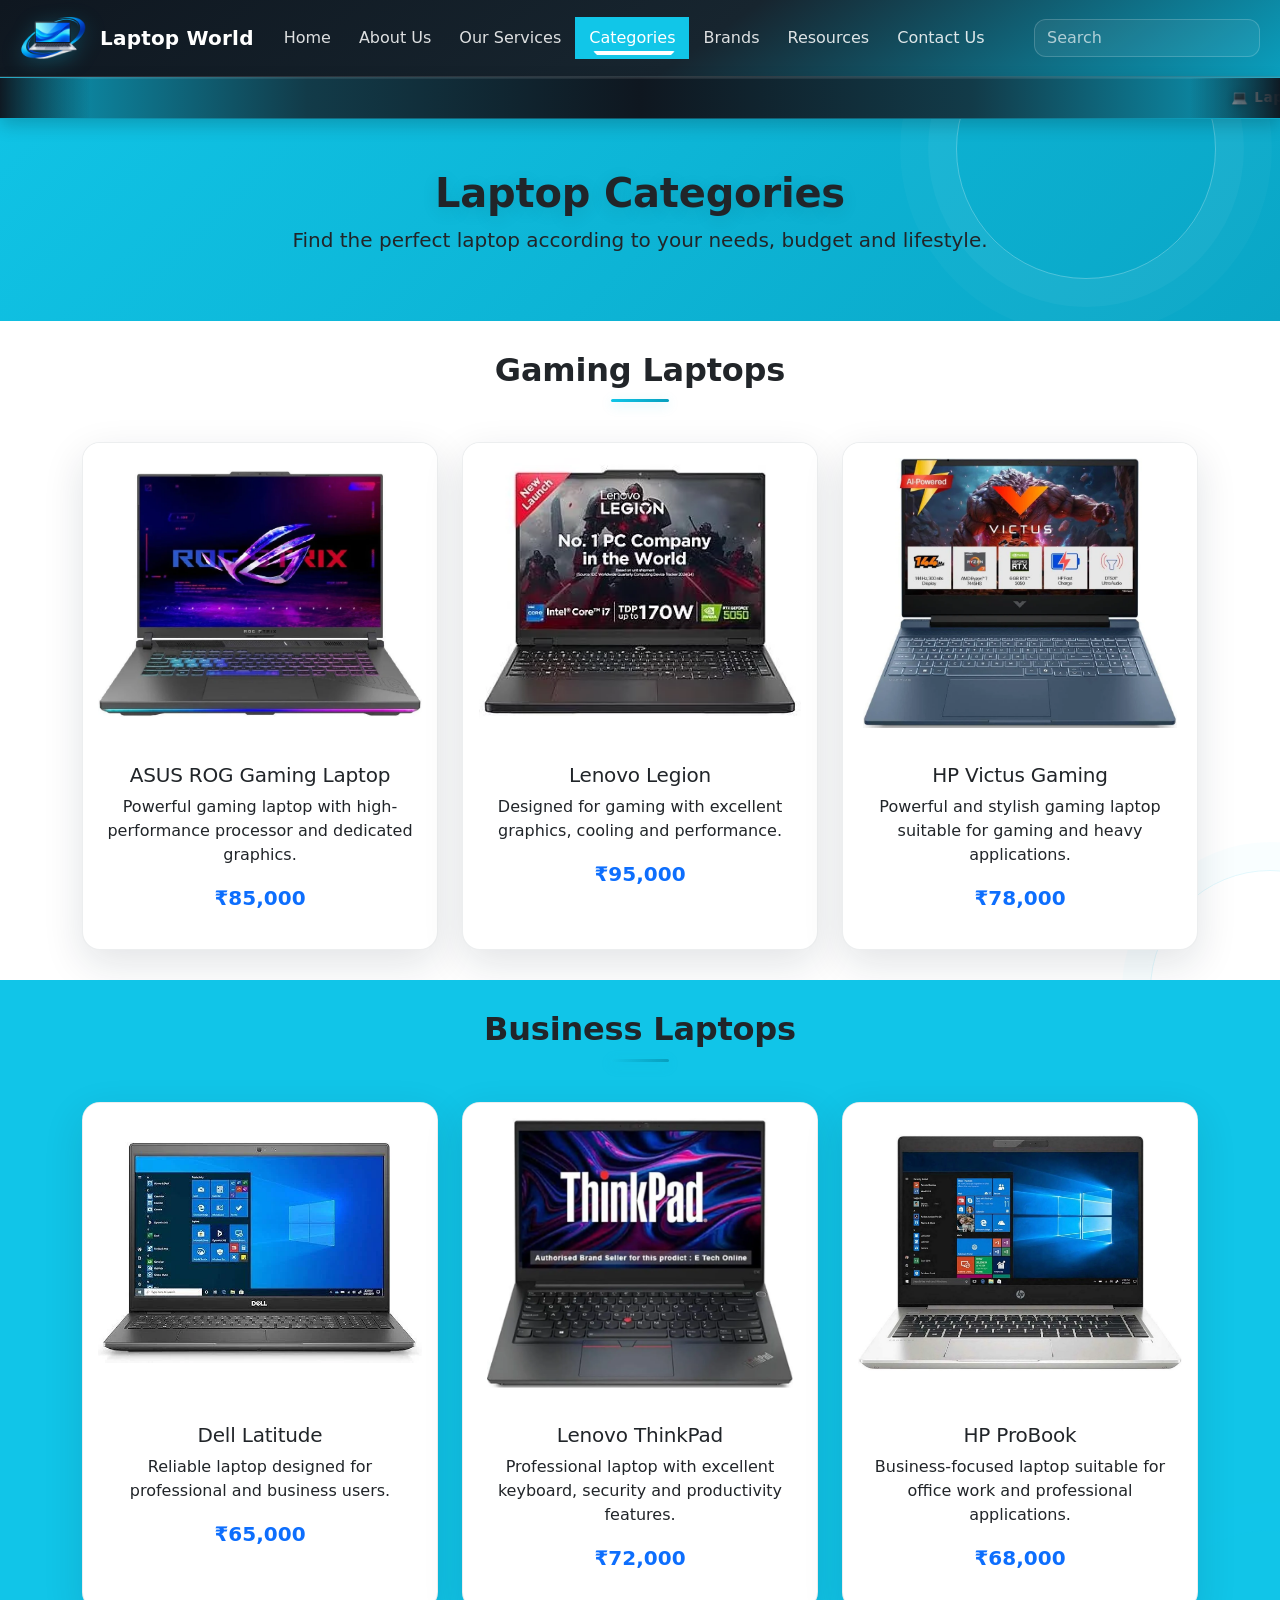
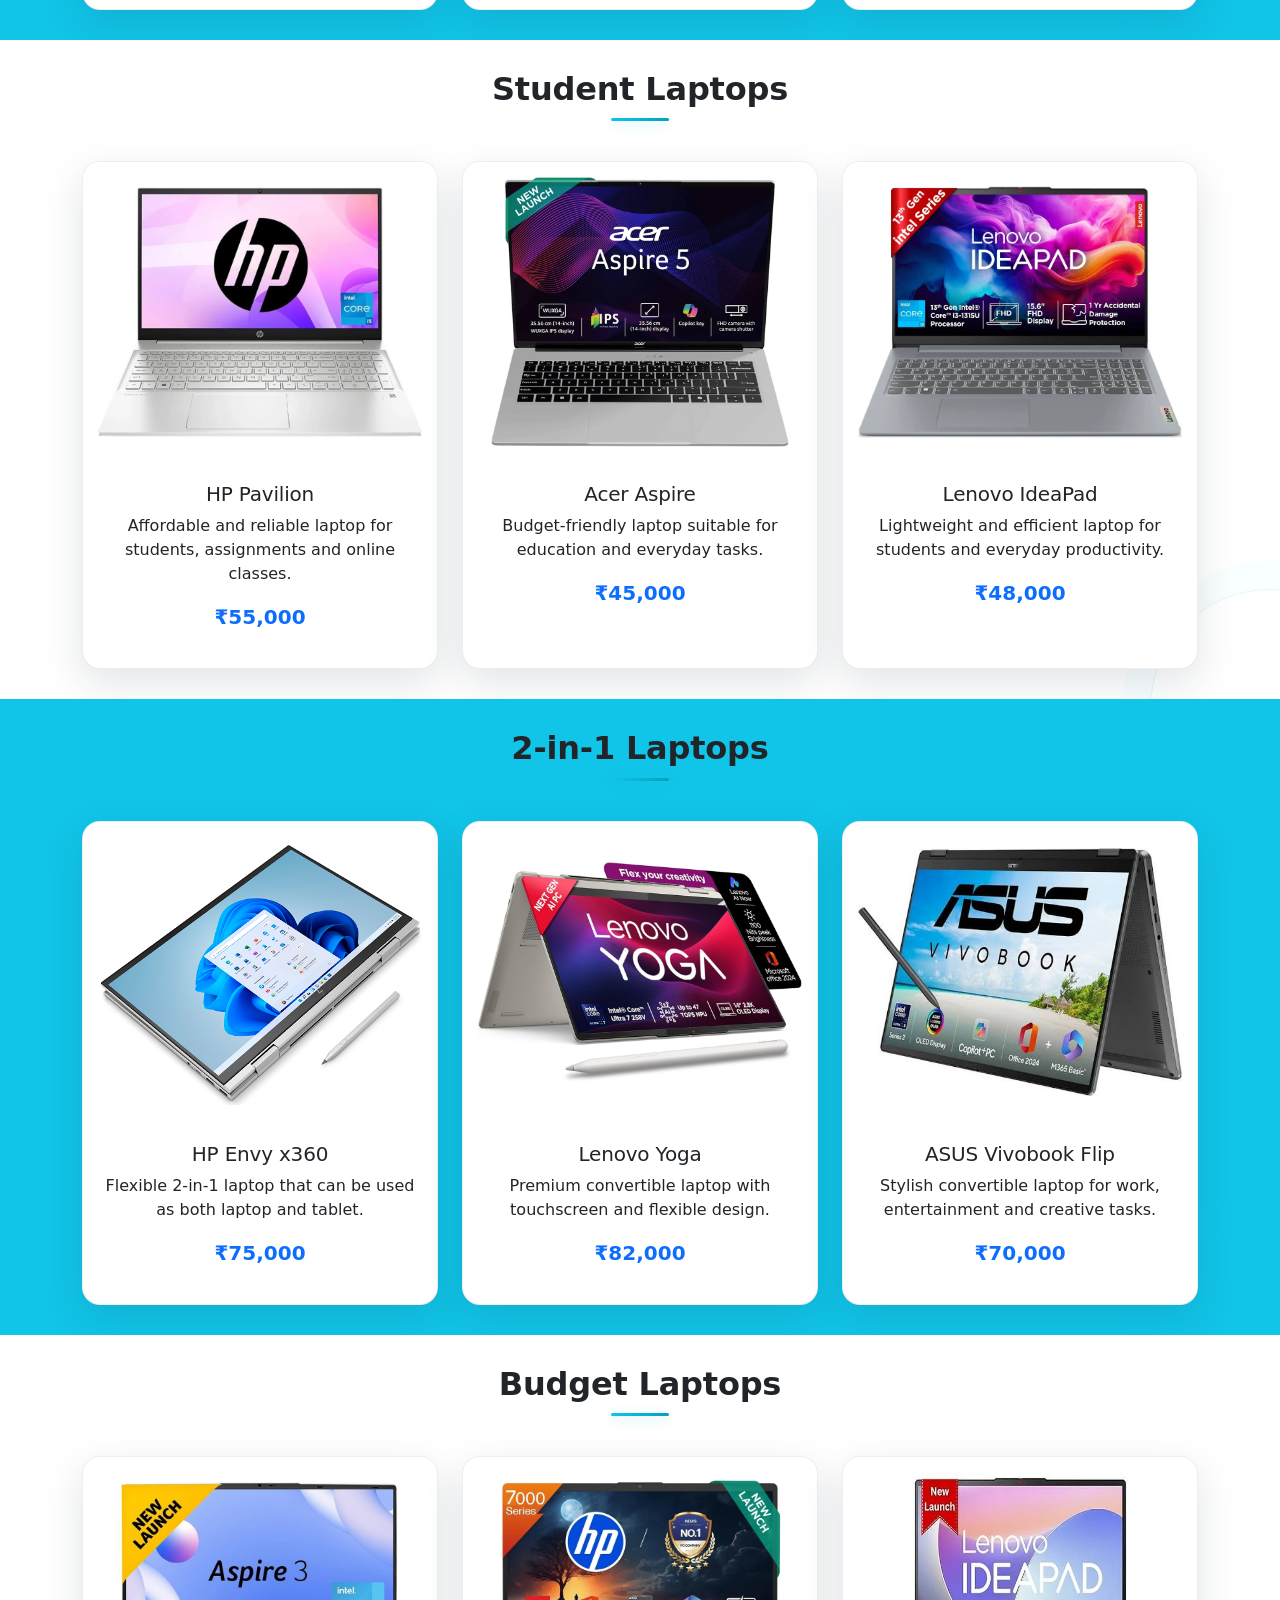
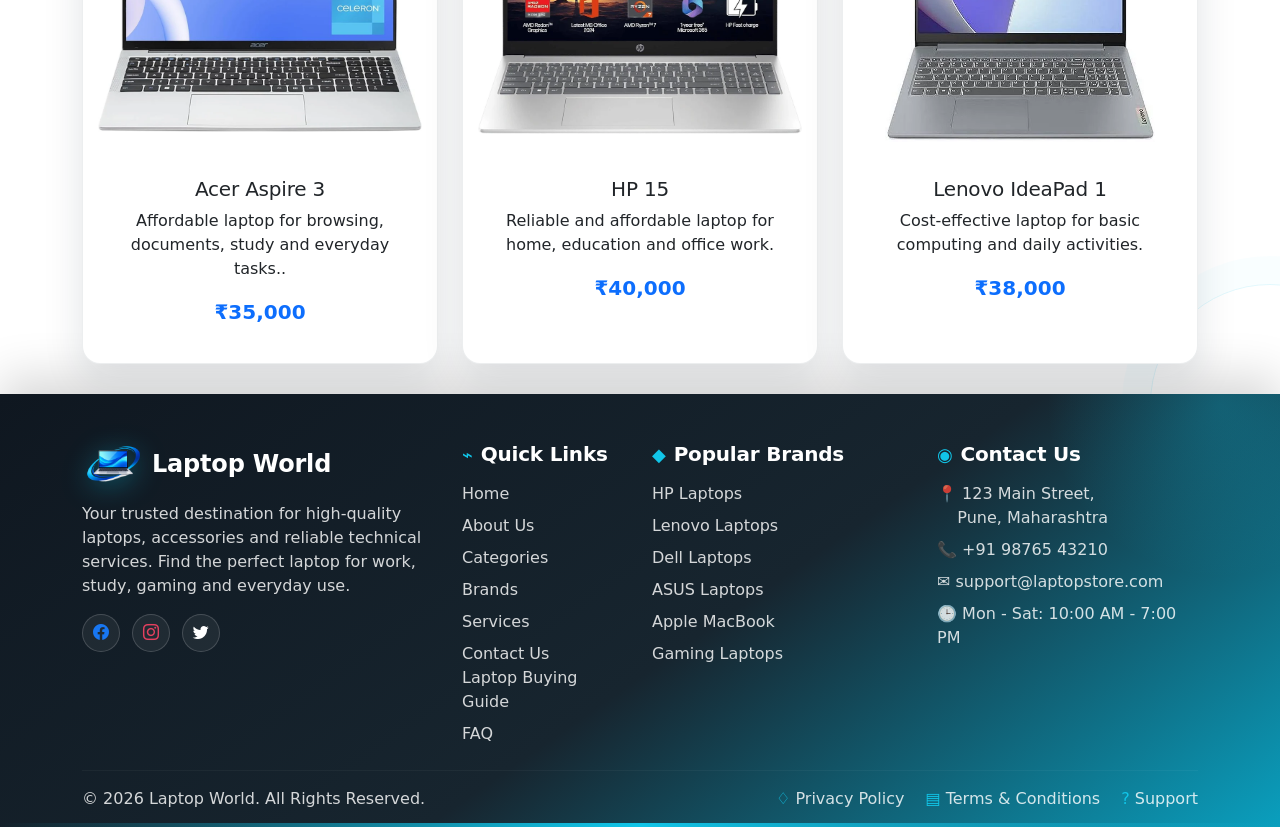
<file: categories.html>
<!DOCTYPE html>
<html lang="en">

<head>
    <meta charset="UTF-8">
    <meta name="viewport" content="width=device-width, initial-scale=1.0">

    <title>Laptop Categories | Gaming, Business, Student & More</title>
    <meta property="og:title" content="Laptop Categories | Gaming, Business, Student & More">
    <meta property="og:description" content="Explore gaming, business, student, 2-in-1 and budget laptop categories at Laptop World.">
    <meta property="og:type" content="website">
    <meta name="description" content="Explore gaming, business, student, 2-in-1 and budget laptop categories at Laptop World.">
    <meta name="robots" content="index, follow">
    <meta name="author" content="Laptop World">
    <meta property="og:site_name" content="Laptop World">
    <meta property="og:locale" content="en_IN">
    <meta name="theme-color" content="#11c5e8">

    <!-- Bootstrap CSS -->
   <link
      href="https://cdn.jsdelivr.net/npm/bootstrap@5.3.8/dist/css/bootstrap.min.css"
      rel="stylesheet"
      integrity="sha384-sRIl4kxILFvY47J16cr9ZwB07vP4J8+LH7qKQnuqkuIAvNWLzeN8tE5YBujZqJLB"
      crossorigin="anonymous">
    <link rel="stylesheet" href="https://cdn.jsdelivr.net/npm/bootstrap-icons@1.13.1/font/bootstrap-icons.min.css">
    <link rel="stylesheet" href="css/styles.css">
    <link rel="stylesheet" href="css/enhancements.css">
    <link rel="stylesheet" href="css/pro-effects.css">
  <script type="application/ld+json">
  {
    "@context": "https://schema.org",
    "@type": "Organization",
    "name": "Laptop World",
    "telephone": "+91 98765 43210",
    "email": "support@laptopstore.com",
    "address": {
      "@type": "PostalAddress",
      "streetAddress": "123 Main Street",
      "addressLocality": "Pune",
      "addressRegion": "Maharashtra",
      "addressCountry": "IN"
    }
  }
  </script>
</head>

<body class="lw-categories">
    
<!-- NAVBAR START -->

<!-- header start -->
    <header>
      <nav class="navbar navbar-expand-lg bg-body-tertiary bg-dark"
        data-bs-theme="dark">

        <div class="container-fluid">

          <a class="navbar-brand" href="index.html"><img
              src="images/slider images/lapptop logo.png"
              alt="logo" width="80" height="50"> Laptop World</a>
          <button class="navbar-toggler" type="button" data-bs-toggle="collapse"
            data-bs-target="#navbarSupportedContent"
            aria-controls="navbarSupportedContent" aria-expanded="false"
            aria-label="Toggle navigation">
            <span class="navbar-toggler-icon"></span>
          </button>
          <div class="collapse navbar-collapse" id="navbarSupportedContent">
            <ul class="navbar-nav me-auto mb-2 mb-lg-0">
              <li class="nav-item">
                <a class="nav-link active" aria-current="page"
                  href="index.html">Home</a>
              </li>
              <li class="nav-item">
                <a class="nav-link active" href="about.html">About Us</a>
              </li>
            <li class="nav-item">
              <a class="nav-link active " href="services.html">Our Services</a>
            </li>

            <li class="nav-item dropdown bg-info ">
              
                <a class="nav-link active dropdown-toggle"
                  href="categories.html" role="button" data-bs-toggle="dropdown"
                  aria-expanded="false">
                  Categories
                </a>
                <ul class="dropdown-menu">
                  <li><h6 class="dropdown-header">Browse Categories</h6></li>
                  <li><hr class="dropdown-divider"></li>
                  <li><a class="dropdown-item" href="categories.html#gaming">Gaming Laptops</a></li>
                  <li><a class="dropdown-item" href="categories.html#business">Business
                      Laptops</a></li>
                  <li><a class="dropdown-item" href="categories.html#student">Student Laptops</a></li>
                  <li><a class="dropdown-item" href="categories.html#twoinone">2-in-1 Laptops</a></li>
                  <li><a class="dropdown-item" href="categories.html#budget">Budget Laptops</a></li>

                </ul>
              </li>
            <li class="nav-item dropdown">
              <a class="nav-link active dropdown-toggle" href="brands.html"
                role="button" data-bs-toggle="dropdown" aria-expanded="false">
                Brands
              </a>
              <ul class="dropdown-menu">
                <li><h6 class="dropdown-header">Browse Brands</h6></li>
                <li><hr class="dropdown-divider"></li>
                <li><a class="dropdown-item" href="brands.html#hp">HP</a></li>
                <li><a class="dropdown-item" href="brands.html#dell"> Dell</a></li>
                <li><a class="dropdown-item" href="brands.html#lenovo"> Lenovo</a></li>
                <li><a class="dropdown-item" href="brands.html#asus"> Asus</a></li>
                <li><a class="dropdown-item" href="brands.html#apple"> Apple</a></li>

              </ul>
            </li>
                        <li class="nav-item dropdown">
              <a class="nav-link dropdown-toggle" href="faq.html" role="button" data-bs-toggle="dropdown" aria-expanded="false">Resources</a>
              <ul class="dropdown-menu">
                <li><h6 class="dropdown-header">Helpful Resources</h6></li>
                <li><hr class="dropdown-divider"></li>
                <li><a class="dropdown-item" href="faq.html">FAQ</a></li>
                <li><a class="dropdown-item" href="laptop-guide.html">Laptop Buying Guide</a></li>
              </ul>
            </li>
<li class="nav-item">
              <a class="nav-link active" href="contact.html">Contact Us</a>
            </li>
          </ul>
          <form class="d-flex" role="search">
            <label class="visually-hidden" for="site-search">Search Laptop World</label>
            <input id="site-search" class="form-control me-2" type="search"
              placeholder="Search" aria-label="Search" />
            
          </form>
        </div>
      </div>
    </nav>

      <!-- Laptop World header marquee -->
      <div class="lw-marquee-bar" role="region" aria-label="Laptop World announcements">
        <marquee class="lw-marquee" behavior="scroll" direction="left" scrollamount="6" onmouseover="this.stop();" onmouseout="this.start();">
          💻 Laptop World &nbsp; • &nbsp; Quality Laptops &nbsp; • &nbsp; Trusted Brands &nbsp; • &nbsp; Expert Laptop Services &nbsp; • &nbsp; SSD &amp; RAM Upgrades &nbsp; • &nbsp; Laptop Repair &nbsp; • &nbsp; Best Deals for Students, Professionals &amp; Gamers &nbsp; • &nbsp; Contact Us for Support
        </marquee>
      </div>
  </header>
  <!-- header end -->

<!-- PAGE BANNER -->
<section class="category-banner">

    <div class="container">

        <h1 class="text-dark">Laptop Categories</h1>

        <p class="lead text-dark">
            Find the perfect laptop according to your needs,
            budget and lifestyle.
        </p>

    </div>

</section>

<!-- GAMING LAPTOPS -->
<section id="gaming" class="category-section pg-2">
    <div class="container ">
        <h2 class="text-center category-title ">
            Gaming Laptops
        </h2>
        <div class="row g-4">

            <!-- GAMING LAPTOP 1 -->
            <div class="col-md-4">

                <div class="card laptop-card text-center">

                    <img
                        src="images/service/game1.webp"
                        alt="Gaming Laptop">

                    <div class="card-body">

                        <h5 class="card-title">
                            ASUS ROG Gaming Laptop
                        </h5>

                        <p>
                            Powerful gaming laptop with high-performance
                            processor and dedicated graphics.
                        </p>

                        <p class="price text-center">
                            ₹85,000
                        </p>


                    </div>

                </div>

            </div>


            <!-- GAMING LAPTOP 2 -->
            <div class="col-md-4">

                <div class="card laptop-card text-center">

                    <img
                        src="images/service/ga2.webp"
                        alt="Gaming Laptop">

                    <div class="card-body">

                        <h5 class="card-title">
                            Lenovo Legion
                        </h5>

                        <p>
                            Designed for gaming with excellent graphics,
                            cooling and performance.
                        </p>

                        <p class="price">
                            ₹95,000
                        </p>

                        

                    </div>

                </div>

            </div>


            <!-- GAMING LAPTOP 3 -->
            <div class="col-md-4">

                <div class="card laptop-card text-center">

                    <img
                        src="images/service/ga3.webp"
                        alt="Gaming Laptop">

                    <div class="card-body">

                        <h5 class="card-title">
                            HP Victus Gaming
                        </h5>

                        <p>
                            Powerful and stylish gaming laptop suitable
                            for gaming and heavy applications.
                        </p>

                        <p class="price">
                            ₹78,000
                        </p>

                    

                    </div>

                </div>

            </div>

        </div>

    </div>

</section>

<!-- BUSINESS LAPTOPS -->

<section id="business" class="category-section bg-info">

    <div class="container">

        <h2 class="text-center category-title">
            Business Laptops
        </h2>


        <div class="row g-4">


            <div class="col-md-4">

                <div class="card laptop-card text-center">

                    <img
                        src="images/service/delll.webp"
                        alt="Business Laptop">

                    <div class="card-body">

                        <h5 class="card-title">
                            Dell Latitude
                        </h5>

                        <p>
                            Reliable laptop designed for professional
                            and business users.
                        </p>

                        <p class="price">
                            ₹65,000
                        </p>

                        

                    </div>

                </div>

            </div>


            <div class="col-md-4">

                <div class="card laptop-card text-center">

                    <img
                        src="images/service/lenovo business.webp"
                        alt="Business Laptop">

                    <div class="card-body">

                        <h5 class="card-title">
                            Lenovo ThinkPad
                        </h5>

                        <p>
                            Professional laptop with excellent keyboard,
                            security and productivity features.
                        </p>

                        <p class="price">
                            ₹72,000
                        </p>

                        

                    </div>

                </div>

            </div>


            <div class="col-md-4">

                <div class="card laptop-card text-center">

                    <img
                        src="images/service/hp business.webp"
                        alt="Business Laptop">

                    <div class="card-body">

                        <h5 class="card-title">
                            HP ProBook
                        </h5>

                        <p>
                            Business-focused laptop suitable for office
                            work and professional applications.
                        </p>

                        <p class="price">
                            ₹68,000
                        </p>

                        

                    </div>

                </div>

            </div>

        </div>

    </div>

</section>

<!-- STUDENT LAPTOPS -->
<section id="student" class="category-section text-center">

    <div class="container">

        <h2 class="text-center category-title">
            Student Laptops
        </h2>


        <div class="row g-4">


            <div class="col-md-4">

                <div class="card laptop-card">

                    <img
                        src="images/service/st1.webp"
                        alt="Student Laptop">

                    <div class="card-body">

                        <h5 class="card-title">
                            HP Pavilion
                        </h5>

                        <p>
                            Affordable and reliable laptop for students,
                            assignments and online classes.
                        </p>

                        <p class="price">
                            ₹55,000
                        </p>

                        

                    </div>

                </div>

            </div>


            <div class="col-md-4">

                <div class="card laptop-card">

                    <img
                        src="images/service/st2.webp"
                        alt="Student Laptop">

                    <div class="card-body">

                        <h5 class="card-title">
                            Acer Aspire
                        </h5>

                        <p>
                            Budget-friendly laptop suitable for education
                            and everyday tasks.
                        </p>

                        <p class="price">
                            ₹45,000
                        </p>

                        

                    </div>

                </div>

            </div>


            <div class="col-md-4">

                <div class="card laptop-card">

                    <img
                        src="images/service/st3.webp"
                        alt="Student Laptop">

                    <div class="card-body">

                        <h5 class="card-title">
                            Lenovo IdeaPad
                        </h5>

                        <p>
                            Lightweight and efficient laptop for students
                            and everyday productivity.
                        </p>

                        <p class="price">
                            ₹48,000
                        </p>

                        

                    </div>

                </div>

            </div>

        </div>

    </div>

</section>

<!-- 2-IN-1 LAPTOPS -->

<section id="twoinone" class="category-section text-center bg-info">

    <div class="container">

        <h2 class="text-center category-title">
            2-in-1 Laptops
        </h2>


        <div class="row g-4">


            <div class="col-md-4">

                <div class="card laptop-card">

                    <img
                        src="images/service/2 in one hp.png"
                        alt="2-in-1 Laptop">

                    <div class="card-body">

                        <h5 class="card-title">
                            HP Envy x360
                        </h5>

                        <p>
                            Flexible 2-in-1 laptop that can be used as
                            both laptop and tablet.
                        </p>

                        <p class="price">
                            ₹75,000
                        </p>

                    </div>

                </div>

            </div>


            <div class="col-md-4">

                <div class="card laptop-card">

                    <img
                        src="images/service/2 in one lenovo.jpg"
                        alt="2-in-1 Laptop">

                    <div class="card-body">

                        <h5 class="card-title">
                            Lenovo Yoga
                        </h5>

                        <p>
                            Premium convertible laptop with touchscreen
                            and flexible design.
                        </p>

                        <p class="price">
                            ₹82,000
                        </p>
                    </div>

                </div>

            </div>


            <div class="col-md-4">

                <div class="card laptop-card">

                    <img
                        src="images/service/2 in one asus.jpg"
                        alt="2-in-1 Laptop">

                    <div class="card-body">

                        <h5 class="card-title">
                            ASUS Vivobook Flip
                        </h5>

                        <p>
                            Stylish convertible laptop for work,
                            entertainment and creative tasks.
                        </p>

                        <p class="price">
                            ₹70,000
                        </p>

                    </div>

                </div>

            </div>

        </div>

    </div>

</section>

<!-- BUDGET LAPTOPS -->
<section id="budget" class="category-section text-center">

    <div class="container">

        <h2 class="text-center category-title">
            Budget Laptops
        </h2>


        <div class="row g-4">


            <div class="col-md-4">

                <div class="card laptop-card text-center">

                    <img
                        src="images/service/budget1.webp"
                        alt="Budget Laptop">

                    <div class="card-body">

                        <h5 class="card-title">
                            Acer Aspire 3
                        </h5>

                        <p>
                            Affordable laptop for browsing, documents,
                            study and everyday tasks..
                        </p>

                        <p class="price">
                            ₹35,000
                        </p>

                    </div>

                </div>

            </div>


            <div class="col-md-4">

                <div class="card laptop-card">

                    <img
                        src="images/service/bedget hp.webp"
                        alt="Budget Laptop">

                    <div class="card-body">

                        <h5 class="card-title">
                            HP 15
                        </h5>

                        <p>
                            Reliable and affordable laptop for home,
                            education and office work.
                        </p>

                        <p class="price">
                            ₹40,000
                        </p>

                    </div>

                </div>

            </div>


            <div class="col-md-4">

                <div class="card laptop-card">

                    <img
                        src="images/service/budget3.webp"
                        alt="Budget Laptop">

                    <div class="card-body">

                        <h5 class="card-title">
                            Lenovo IdeaPad 1
                        </h5>

                        <p>
                            Cost-effective laptop for basic computing
                            and daily activities.
                        </p>

                        <p class="price">
                            ₹38,000
                        </p>

                        

                    </div>

                </div>

            </div>

        </div>

    </div>

</section>

<!-- contact footer -->
<section>
      <footer class="lw-footer text-white pt-5 pb-3" aria-label="Website footer">
  <div class="container">
    <div class="row g-4">
      <div class="col-lg-4 col-md-6">
        <div class="lw-footer-brand d-flex align-items-center gap-2 mb-3">
          <img src="images/slider images/lapptop logo.png" alt="Laptop World logo" width="62" height="44" loading="lazy">
          <h4 class="fw-bold mb-0">Laptop World</h4>
        </div>
        <p class="mt-3 mb-3">Your trusted destination for high-quality laptops, accessories and reliable technical services. Find the perfect laptop for work, study, gaming and everyday use.</p>
        <div class="lw-social" aria-label="Social media links">
          <a href="https://www.facebook.com/" aria-label="Facebook" title="Facebook"><i class="bi bi-facebook"></i></a>
          <a href="https://www.instagram.com/?hl=en" aria-label="Instagram" title="Instagram"><i class="bi bi-instagram"></i></a>
          <a href="https://x.com/" aria-label="Twitter" title="Twitter"><i class="bi bi-twitter"></i></a>
        </div>
      </div>

      <div class="col-lg-2 col-md-6">
        <h5 class="fw-bold mb-3">Quick Links</h5>
        <ul class="list-unstyled mb-0">
          <li class="mb-2"><a href="index.html" class="text-decoration-none">Home</a></li>
          <li class="mb-2"><a href="about.html" class="text-decoration-none">About Us</a></li>
          <li class="mb-2"><a href="categories.html" class="text-decoration-none">Categories</a></li>
          <li class="mb-2"><a href="brands.html" class="text-decoration-none">Brands</a></li>
          <li class="mb-2"><a href="services.html" class="text-decoration-none">Services</a></li>
          <li><a href="contact.html" class="text-decoration-none">Contact Us</a></li>
          <li class="mb-2"><a href="laptop-guide.html" class="text-decoration-none">Laptop Buying Guide</a></li>
          <li><a href="faq.html" class="text-decoration-none">FAQ</a></li>
        </ul>
      </div>

      <div class="col-lg-3 col-md-6">
        <h5 class="fw-bold mb-3">Popular Brands</h5>
        <ul class="list-unstyled mb-0">
          <li class="mb-2"><a href="brands.html#hp" class="text-decoration-none">HP Laptops</a></li>
          <li class="mb-2"><a href="brands.html#lenovo" class="text-decoration-none">Lenovo Laptops</a></li>
          <li class="mb-2"><a href="brands.html#dell" class="text-decoration-none">Dell Laptops</a></li>
          <li class="mb-2"><a href="brands.html#asus" class="text-decoration-none">ASUS Laptops</a></li>
          <li class="mb-2"><a href="brands.html#apple" class="text-decoration-none">Apple MacBook</a></li>
          <li><a href="categories.html#gaming" class="text-decoration-none">Gaming Laptops</a></li>
        </ul>
      </div>

      <div class="col-lg-3 col-md-6">
        <h5 class="fw-bold mb-3">Contact Us</h5>
        <p class="mb-2">📍 123 Main Street,<br>&nbsp;&nbsp;&nbsp;&nbsp;Pune, Maharashtra</p>
        <p class="mb-2">📞 <a href="tel:+919876543210" class="text-decoration-none">+91 98765 43210</a></p>
        <p class="mb-2">✉️ <a href="mailto:support@laptopstore.com" class="text-decoration-none">support@laptopstore.com</a></p>
        <p class="mb-0">🕒 Mon - Sat: 10:00 AM - 7:00 PM</p>
      </div>
    </div>

    <hr class="lw-divider mt-4">
    <div class="row align-items-center gy-2">
      <div class="col-md-6 text-center text-md-start">
        <p class="mb-0">© <span data-current-year>2026</span> Laptop World. All Rights Reserved.</p>
      </div>
      <div class="col-md-6 text-center text-md-end lw-legal">
        <a href="privacy-policy.html" class="text-decoration-none me-3">Privacy Policy</a>
        <a href="terms-conditions.html" class="text-decoration-none me-3">Terms &amp; Conditions</a>
        <a href="support.html" class="text-decoration-none">Support</a>
      </div>
    </div>
  </div>
</footer>
    </section>

<!-- BOOTSTRAP JAVASCRIPT -->
 <script
      src="https://cdn.jsdelivr.net/npm/bootstrap@5.3.8/dist/js/bootstrap.bundle.min.js"
      integrity="sha384-FKyoEForCGlyvwx9Hj09JcYn3nv7wiPVlz7YYwJrWVcXK/BmnVDxM+D2scQbITxI"
      crossorigin="anonymous">
    </script>
  <script src="js/site.js" defer></script>
</body>
</html>
</file>
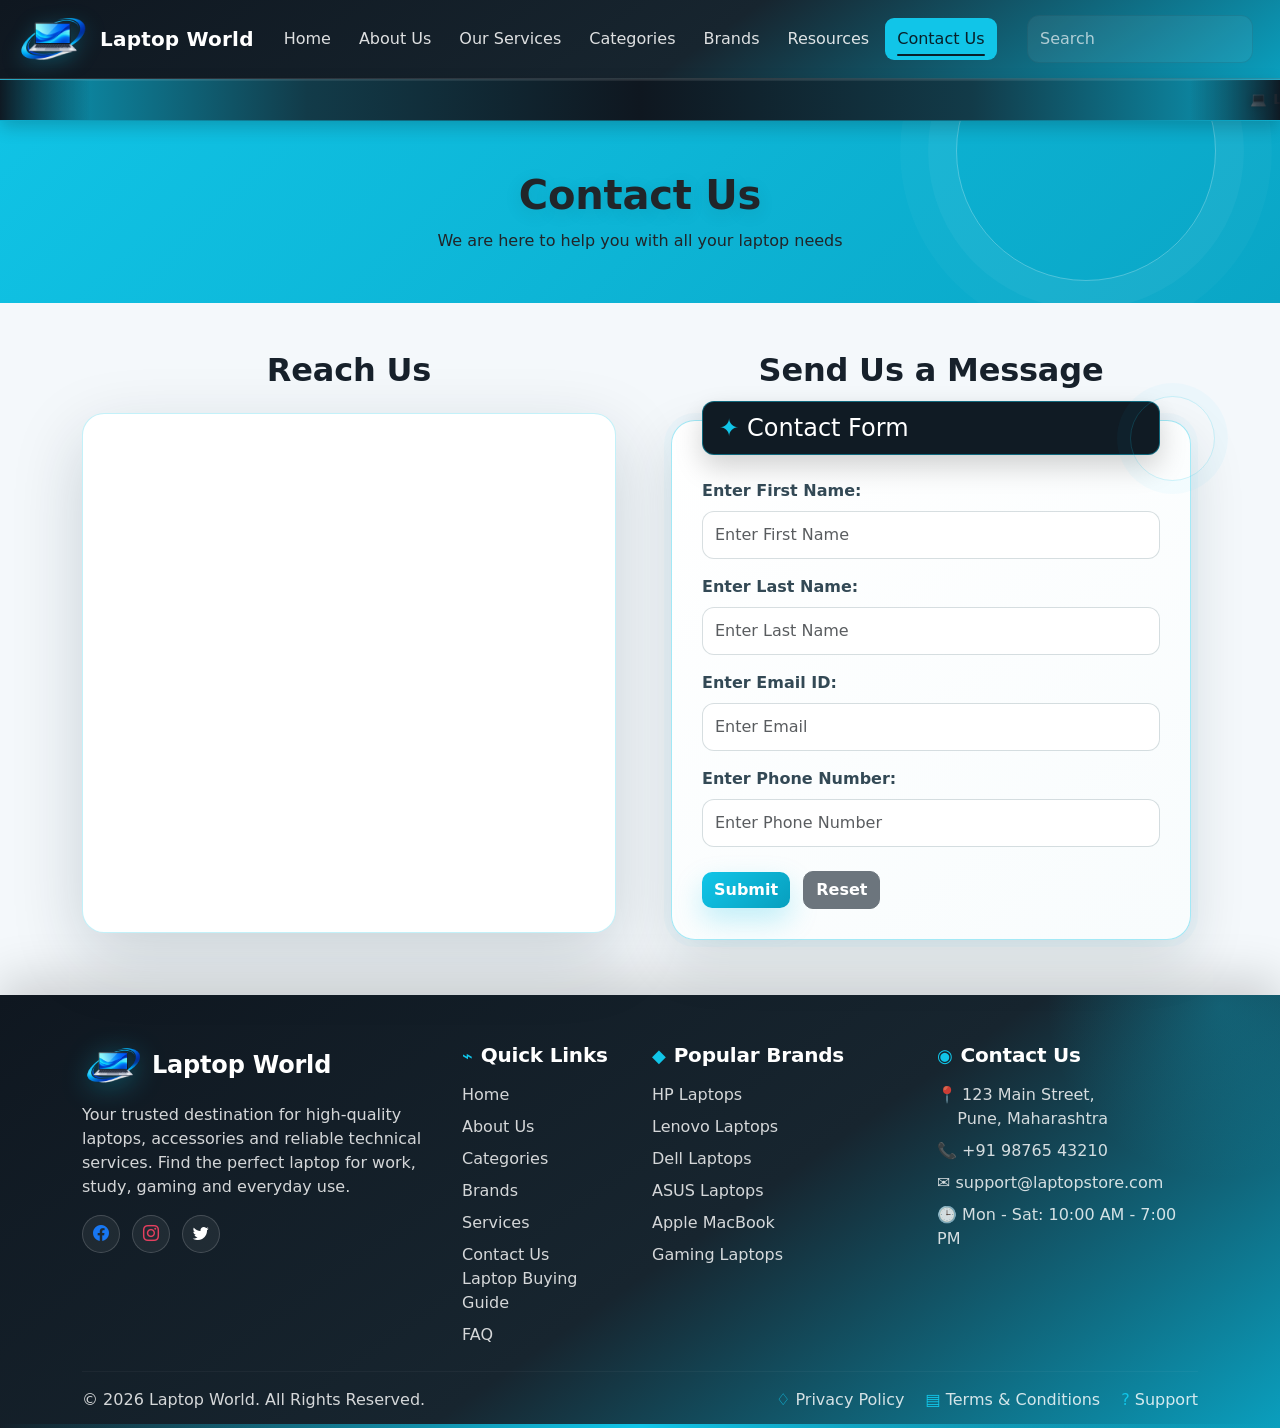
<file: contact.html>
<!DOCTYPE html>
<html lang="en">
  <head>
    <meta charset="UTF-8">
    <meta name="viewport" content="width=device-width, initial-scale=1.0">
    <title>Contact Laptop World | Laptop Support & Enquiries</title>
    <meta property="og:title" content="Contact Laptop World | Laptop Support & Enquiries">
    <meta property="og:description" content="Contact Laptop World for laptop enquiries, accessories, technical support and customer assistance in Pune, Maharashtra.">
    <meta property="og:type" content="website">
    <meta name="description" content="Contact Laptop World for laptop enquiries, accessories, technical support and customer assistance in Pune, Maharashtra.">
    <meta name="robots" content="index, follow">
    <meta name="author" content="Laptop World">
    <meta property="og:site_name" content="Laptop World">
    <meta property="og:locale" content="en_IN">
    <meta name="theme-color" content="#11c5e8">
    <link
      href="https://cdn.jsdelivr.net/npm/bootstrap@5.3.8/dist/css/bootstrap.min.css"
      rel="stylesheet"
      integrity="sha384-sRIl4kxILFvY47J16cr9ZwB07vP4J8+LH7qKQnuqkuIAvNWLzeN8tE5YBujZqJLB"
      crossorigin="anonymous">
    <link rel="stylesheet" href="https://cdn.jsdelivr.net/npm/bootstrap-icons@1.13.1/font/bootstrap-icons.min.css">
    <link rel="stylesheet" href="css/styles.css">
    <link rel="stylesheet" href="css/enhancements.css">
    <link rel="stylesheet" href="css/pro-effects.css">
  <script type="application/ld+json">
  {
    "@context": "https://schema.org",
    "@type": "Organization",
    "name": "Laptop World",
    "telephone": "+91 98765 43210",
    "email": "support@laptopstore.com",
    "address": {
      "@type": "PostalAddress",
      "streetAddress": "123 Main Street",
      "addressLocality": "Pune",
      "addressRegion": "Maharashtra",
      "addressCountry": "IN"
    }
  }
  </script>
</head>
  <body class="lw-contact">

    <!-- header start -->
    <header>
      <nav class="navbar navbar-expand-lg bg-body-tertiary bg-dark"
        data-bs-theme="dark">

        <div class="container-fluid">

          <a class="navbar-brand" href="index.html"><img
              src="images/slider images/lapptop logo.png"
              alt="logo" width="80" height="50"> Laptop World</a>
          <button class="navbar-toggler" type="button" data-bs-toggle="collapse"
            data-bs-target="#navbarSupportedContent"
            aria-controls="navbarSupportedContent" aria-expanded="false"
            aria-label="Toggle navigation">
            <span class="navbar-toggler-icon"></span>
          </button>
          <div class="collapse navbar-collapse" id="navbarSupportedContent">
            <ul class="navbar-nav me-auto mb-2 mb-lg-0">
              <li class="nav-item">
                <a class="nav-link active" aria-current="page"
                  href="index.html">Home</a>
              </li>
              <li class="nav-item">
                <a class="nav-link active" href="about.html">About Us</a>
              </li>
              <li class="nav-item">
                <a class="nav-link active " href="services.html">Our
                  Services</a>
              </li>

              <li class="nav-item dropdown">

                <a class="nav-link active dropdown-toggle"
                  href="categories.html" role="button" data-bs-toggle="dropdown"
                  aria-expanded="false">
                  Categories
                </a>
                <ul class="dropdown-menu">
                  <li><h6 class="dropdown-header">Browse Categories</h6></li>
                  <li><hr class="dropdown-divider"></li>
                  <li><a class="dropdown-item"
                      href="categories.html#gaming">Gaming Laptops</a></li>
                  <li><a class="dropdown-item"
                      href="categories.html#business">Business
                      Laptops</a></li>
                  <li><a class="dropdown-item"
                      href="categories.html#student">Student Laptops</a></li>
                  <li><a class="dropdown-item"
                      href="categories.html#twoinone">2-in-1 Laptops</a></li>
                  <li><a class="dropdown-item"
                      href="categories.html#budget">Budget Laptops</a></li>

                </ul>
              </li>
              <li class="nav-item dropdown">
                <a class="nav-link active dropdown-toggle" href="brands.html"
                  role="button" data-bs-toggle="dropdown" aria-expanded="false">
                  Brands
                </a>
                <ul class="dropdown-menu">
                  <li><h6 class="dropdown-header">Browse Categories</h6></li>
                  <li><hr class="dropdown-divider"></li>
                  <li><a class="dropdown-item" href="brands.html#hp">HP</a></li>
                  <li><a class="dropdown-item" href="brands.html#dell">
                      Dell</a></li>
                  <li><a class="dropdown-item" href="brands.html#lenovo">
                      Lenovo</a></li>
                  <li><a class="dropdown-item" href="brands.html#asus">
                      Asus</a></li>
                  <li><a class="dropdown-item" href="brands.html#apple">
                      Apple</a></li>

                </ul>
              </li>
                          <li class="nav-item dropdown">
              <a class="nav-link dropdown-toggle" href="faq.html" role="button" data-bs-toggle="dropdown" aria-expanded="false">Resources</a>
              <ul class="dropdown-menu">
                <li><h6 class="dropdown-header">Helpful Resources</h6></li>
                <li><hr class="dropdown-divider"></li>
                <li><a class="dropdown-item" href="faq.html">FAQ</a></li>
                <li><a class="dropdown-item" href="laptop-guide.html">Laptop Buying Guide</a></li>
              </ul>
            </li>
<li class="nav-item">
                <a class="nav-link active bg-info" href="contact.html">Contact Us</a>
              </li>
            </ul>
            <form class="d-flex " role="search">
              <input class="form-control me-2" type="search"
                placeholder="Search" aria-label="Search" />

            </form>
          </div>
        </div>
      </nav>

      <!-- Laptop World header marquee -->
      <div class="lw-marquee-bar" role="region" aria-label="Laptop World announcements">
        <marquee class="lw-marquee" behavior="scroll" direction="left" scrollamount="6" onmouseover="this.stop();" onmouseout="this.start();">
          💻 Laptop World &nbsp; • &nbsp; Quality Laptops &nbsp; • &nbsp; Trusted Brands &nbsp; • &nbsp; Expert Laptop Services &nbsp; • &nbsp; SSD &amp; RAM Upgrades &nbsp; • &nbsp; Laptop Repair &nbsp; • &nbsp; Best Deals for Students, Professionals &amp; Gamers &nbsp; • &nbsp; Contact Us for Support
        </marquee>
      </div>
    </header>
    <!-- header end -->
<!-- CONTACT PAGE HEADING -->
    <section class="brand-heading bg-info text-center ">

      <div class="container">

        <h1 class="text-dark  ">

          Contact Us

        </h1>

        <p class="text-dark">

          We are here to help you with all your laptop needs

        </p>

      </div>

    </section>

    <!-- reach us -->
    <main>
      <section class="py-5">
        <div class="container">
          <div class="row g-5">

            <!-- Map Section -->
            <div class="col-md-6">
              <h2 class="mb-4 text-center">Reach Us</h2>

              <iframe
                src="https://www.google.com/maps/embed?pb=!1m18!1m12!1m3!1d15123.427610252853!2d73.78614358715815!3d18.625505!2m3!1f0!2f0!3f0!3m2!1i1024!2i768!4f13.1!3m3!1m2!1s0x3bc2b8508d464afb%3A0x8c32fc06d197d1ac!2sSunshine%20Computers!5e0!3m2!1sen!2sin!4v1785918254064!5m2!1sen!2sin"
                width="100%"
                height="520"
                style="border:0;"
                allowfullscreen
                loading="lazy"
                referrerpolicy="strict-origin-when-cross-origin">
              </iframe>
            </div>

            <!-- Contact Form Section -->
            <div class="col-md-6">
              <h2 class="mb-4 text-center">Send Us a Message</h2>

              <form>

                <fieldset>
                  <legend class="contact-form mb-4">Contact Form</legend>

                  <!-- First Name -->
                  <div class=" mb-3 ">
                    <label for="firstName" class="form-label">
                      Enter First Name:
                    </label>
                    <input
                      type="text"
                      id="firstName"
                      name="firstName"
                      class="form-control"
                      placeholder="Enter First Name"
                      required>
                  </div>

                  <!-- Last Name -->
                  <div class="mb-3">
                    <label for="lastName" class="form-label">
                      Enter Last Name:
                    </label>
                    <input
                      type="text"
                      id="lastName"
                      name="lastName"
                      class="form-control"
                      placeholder="Enter Last Name"
                      required>
                  </div>

                  <!-- Email -->
                  <div class="mb-3">
                    <label for="email" class="form-label">
                      Enter Email ID:
                    </label>
                    <input
                      type="email"
                      id="email"
                      name="email"
                      class="form-control"
                      placeholder="Enter Email"
                      required>
                  </div>

                  <!-- Phone Number -->
                  <div class="mb-3">
                    <label for="phone" class="form-label">
                      Enter Phone Number:
                    </label>
                    <input
                      type="tel"
                      id="phone"
                      name="phone"
                      class="form-control"
                      placeholder="Enter Phone Number"
                      required>
                  </div>

                  <!-- Buttons -->
                  <div class="mt-4">
                    <button type="submit" class="btn btn-primary me-2">
                      Submit
                    </button>

                    <button type="reset" class="btn btn-secondary">
                      Reset
                    </button>
                  </div>

                </fieldset>

              </form>
            </div>

          </div>
        </div>
      </section>
    </main>
    <!-- reach us end -->
    <!-- contact footer -->
    <section>
      <footer class="lw-footer text-white pt-5 pb-3" aria-label="Website footer">
  <div class="container">
    <div class="row g-4">
      <div class="col-lg-4 col-md-6">
        <div class="lw-footer-brand d-flex align-items-center gap-2 mb-3">
          <img src="images/slider images/lapptop logo.png" alt="Laptop World logo" width="62" height="44" loading="lazy">
          <h4 class="fw-bold mb-0">Laptop World</h4>
        </div>
        <p class="mt-3 mb-3">Your trusted destination for high-quality laptops, accessories and reliable technical services. Find the perfect laptop for work, study, gaming and everyday use.</p>
        <div class="lw-social" aria-label="Social media links">
          <a href="https://www.facebook.com/" aria-label="Facebook" title="Facebook"><i class="bi bi-facebook"></i></a>
          <a href="https://www.instagram.com/?hl=en" aria-label="Instagram" title="Instagram"><i class="bi bi-instagram"></i></a>
          <a href="https://x.com/" aria-label="Twitter" title="Twitter"><i class="bi bi-twitter"></i></a>
        </div>
      </div>

      <div class="col-lg-2 col-md-6">
        <h5 class="fw-bold mb-3">Quick Links</h5>
        <ul class="list-unstyled mb-0">
          <li class="mb-2"><a href="index.html" class="text-decoration-none">Home</a></li>
          <li class="mb-2"><a href="about.html" class="text-decoration-none">About Us</a></li>
          <li class="mb-2"><a href="categories.html" class="text-decoration-none">Categories</a></li>
          <li class="mb-2"><a href="brands.html" class="text-decoration-none">Brands</a></li>
          <li class="mb-2"><a href="services.html" class="text-decoration-none">Services</a></li>
          <li><a href="contact.html" class="text-decoration-none">Contact Us</a></li>
          <li class="mb-2"><a href="laptop-guide.html" class="text-decoration-none">Laptop Buying Guide</a></li>
          <li><a href="faq.html" class="text-decoration-none">FAQ</a></li>
        </ul>
      </div>

      <div class="col-lg-3 col-md-6">
        <h5 class="fw-bold mb-3">Popular Brands</h5>
        <ul class="list-unstyled mb-0">
          <li class="mb-2"><a href="brands.html#hp" class="text-decoration-none">HP Laptops</a></li>
          <li class="mb-2"><a href="brands.html#lenovo" class="text-decoration-none">Lenovo Laptops</a></li>
          <li class="mb-2"><a href="brands.html#dell" class="text-decoration-none">Dell Laptops</a></li>
          <li class="mb-2"><a href="brands.html#asus" class="text-decoration-none">ASUS Laptops</a></li>
          <li class="mb-2"><a href="brands.html#apple" class="text-decoration-none">Apple MacBook</a></li>
          <li><a href="categories.html#gaming" class="text-decoration-none">Gaming Laptops</a></li>
        </ul>
      </div>

      <div class="col-lg-3 col-md-6">
        <h5 class="fw-bold mb-3">Contact Us</h5>
        <p class="mb-2">📍 123 Main Street,<br>&nbsp;&nbsp;&nbsp;&nbsp;Pune, Maharashtra</p>
        <p class="mb-2">📞 <a href="tel:+919876543210" class="text-decoration-none">+91 98765 43210</a></p>
        <p class="mb-2">✉️ <a href="mailto:support@laptopstore.com" class="text-decoration-none">support@laptopstore.com</a></p>
        <p class="mb-0">🕒 Mon - Sat: 10:00 AM - 7:00 PM</p>
      </div>
    </div>

    <hr class="lw-divider mt-4">
    <div class="row align-items-center gy-2">
      <div class="col-md-6 text-center text-md-start">
        <p class="mb-0">© <span data-current-year>2026</span> Laptop World. All Rights Reserved.</p>
      </div>
      <div class="col-md-6 text-center text-md-end lw-legal">
        <a href="privacy-policy.html" class="text-decoration-none me-3">Privacy Policy</a>
        <a href="terms-conditions.html" class="text-decoration-none me-3">Terms &amp; Conditions</a>
        <a href="support.html" class="text-decoration-none">Support</a>
      </div>
    </div>
  </div>
</footer>
    </section>
 <!-- contact section end -->
    <script src="js/site.js" defer></script>
  <script
      src="https://cdn.jsdelivr.net/npm/bootstrap@5.3.8/dist/js/bootstrap.bundle.min.js"
      integrity="sha384-FKyoEForCGlyvwx9Hj09JcYn3nv7wiPVlz7YYwJrWVcXK/BmnVDxM+D2scQbITxI"
      crossorigin="anonymous"></script>
  </body>
</html>
</file>
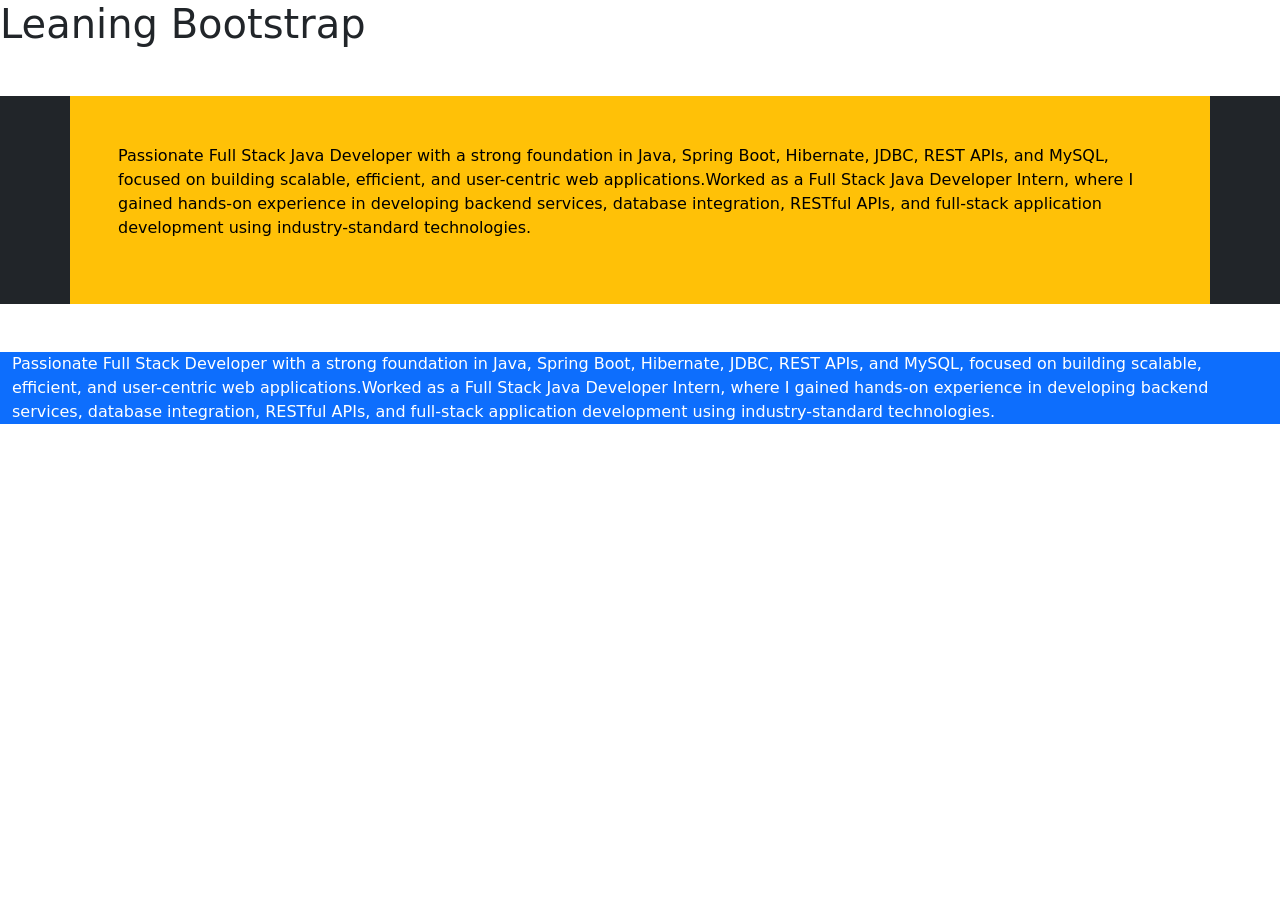
<file: container.html>
<!DOCTYPE html>
<html lang="en">
<head>
    <meta charset="UTF-8">
    <meta name="viewport" content="width=device-width, initial-scale=1.0">
    <meta name="description" content="Laptop World layout container page with reusable Bootstrap website layout examples and responsive structure.">
    <meta name="robots" content="index, follow">
    <meta name="author" content="Laptop World">
    <title>Container</title>
    <link href="https://cdn.jsdelivr.net/npm/bootstrap@5.3.8/dist/css/bootstrap.min.css" rel="stylesheet" integrity="sha384-sRIl4kxILFvY47J16cr9ZwB07vP4J8+LH7qKQnuqkuIAvNWLzeN8tE5YBujZqJLB" crossorigin="anonymous">
</head>
<body>
    <h1> Leaning Bootstrap</h1>
    <section class="mt-5 bg-dark">
        <div class="container bg-warning text-black p-5">
            <p>
                Passionate Full Stack Java Developer with a strong foundation in Java, Spring Boot, Hibernate, JDBC, REST APIs, and MySQL, focused on building scalable, efficient, and user-centric web applications.Worked as a Full Stack Java Developer Intern, where I gained hands-on experience in developing backend services, database integration, RESTful APIs, and full-stack application development using industry-standard technologies.
            </p>
        </div>
    </section>
    
    <section class="mt-5 bg-primary">
        <div class="container-fluid text-white">
            <p>
                Passionate Full Stack Developer with a strong foundation in Java, Spring Boot, Hibernate, JDBC, REST APIs, and MySQL, focused on building scalable, efficient, and user-centric web applications.Worked as a Full Stack Java Developer Intern, where I gained hands-on experience in developing backend services, database integration, RESTful APIs, and full-stack application development using industry-standard technologies.
            </p>
        </div>
    </section>
    <script src="https://cdn.jsdelivr.net/npm/bootstrap@5.3.8/dist/js/bootstrap.bundle.min.js" integrity="sha384-FKyoEForCGlyvwx9Hj09JcYn3nv7wiPVlz7YYwJrWVcXK/BmnVDxM+D2scQbITxI" crossorigin="anonymous"></script>
</body>
</html>
</file>
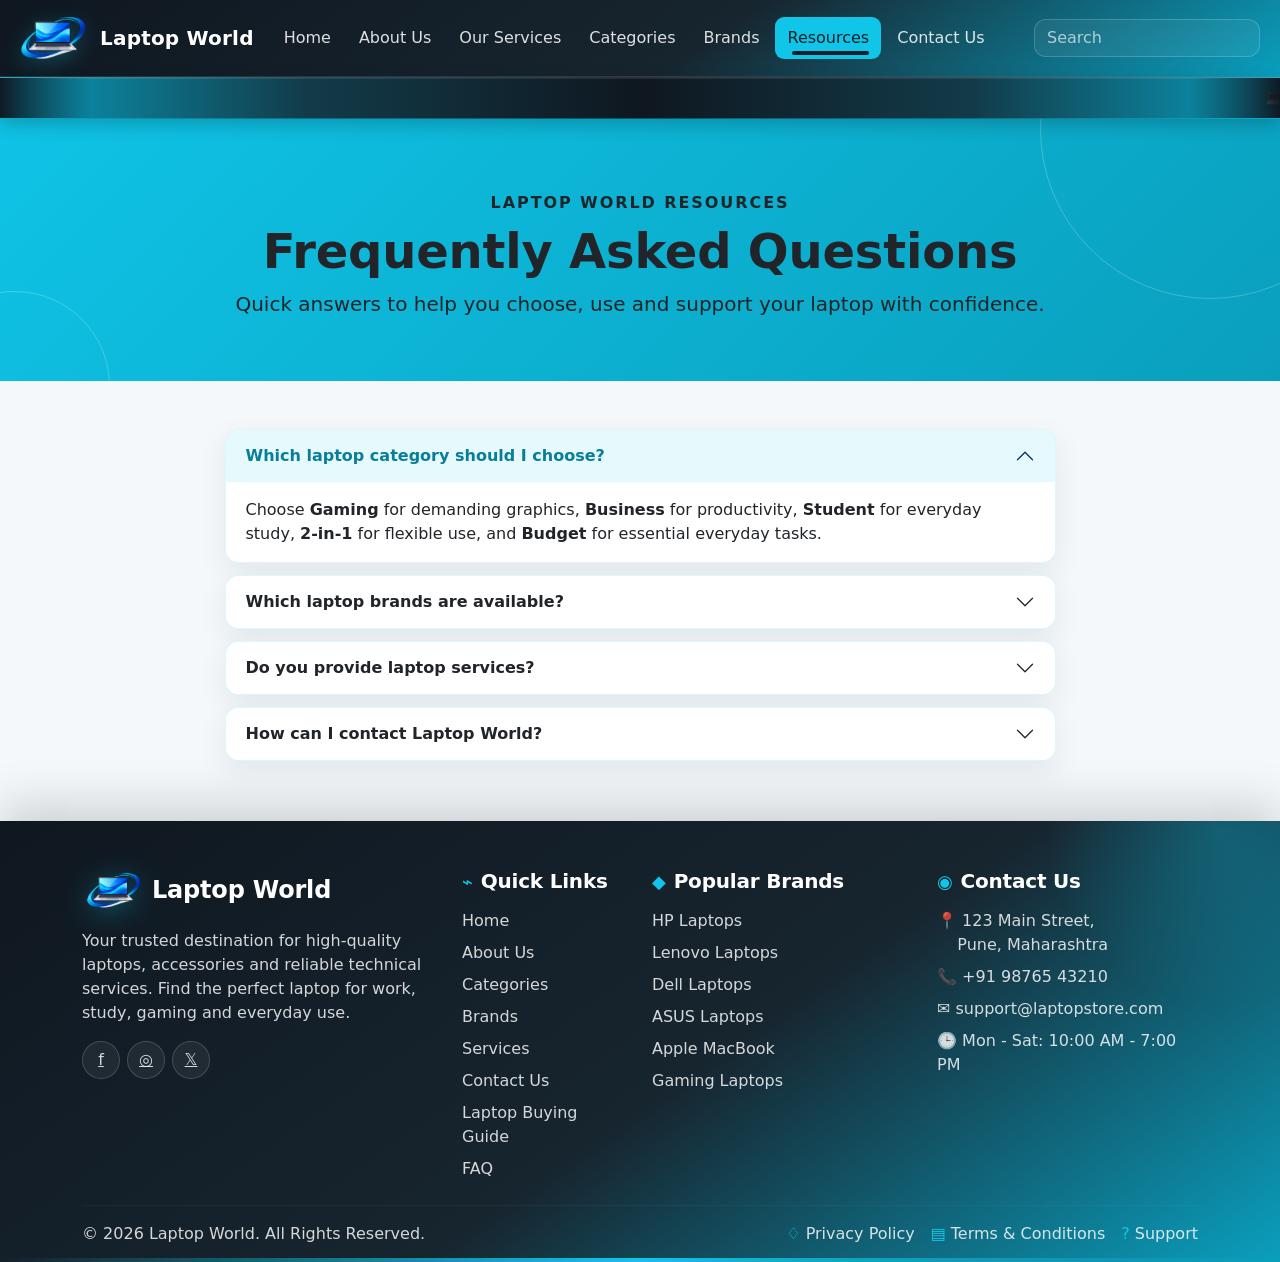
<file: faq.html>
<!DOCTYPE html>
<html lang="en">
<head>
  <meta charset="UTF-8">
  <meta name="viewport" content="width=device-width, initial-scale=1.0">
  <title>FAQ | Laptop World — Laptop Shopping & Support</title>
  <meta name="description" content="Find answers to common Laptop World questions about laptop categories, brands, services, support and choosing the right laptop.">
  <meta name="robots" content="index, follow">
    <meta name="author" content="Laptop World">
    <meta property="og:site_name" content="Laptop World">
    <meta property="og:locale" content="en_IN">
  <meta name="theme-color" content="#11c5e8">
  <meta property="og:title" content="FAQ | Laptop World">
  <meta property="og:description" content="Helpful answers about laptops, brands, services and support from Laptop World.">
  <link href="https://cdn.jsdelivr.net/npm/bootstrap@5.3.8/dist/css/bootstrap.min.css" rel="stylesheet">
  <link rel="stylesheet" href="css/styles.css">
  <link rel="stylesheet" href="css/enhancements.css">
  <link rel="stylesheet" href="css/pro-effects.css">
  <script type="application/ld+json">
  {
    "@context":"https://schema.org",
    "@type":"FAQPage",
    "mainEntity":[
      {"@type":"Question","name":"Which laptop category should I choose?","acceptedAnswer":{"@type":"Answer","text":"Choose gaming for demanding graphics, business for productivity, student for everyday study, 2-in-1 for flexible use, and budget laptops for essential everyday tasks."}},
      {"@type":"Question","name":"Which laptop brands are available?","acceptedAnswer":{"@type":"Answer","text":"Laptop World showcases HP, Dell, Lenovo, ASUS and Apple laptop options."}},
      {"@type":"Question","name":"Do you provide laptop services?","acceptedAnswer":{"@type":"Answer","text":"Laptop World provides services such as SSD installation, Windows installation, security support, accessories and technical support."}},
      {"@type":"Question","name":"How can I contact Laptop World?","acceptedAnswer":{"@type":"Answer","text":"Use the Contact Us page for enquiries, support and direct contact details."}}
    ]
  }
  </script>
</head>
<body class="lw-faq-page">
<header>
  <nav class="navbar navbar-expand-lg bg-dark" data-bs-theme="dark">
    <div class="container-fluid">
      <a class="navbar-brand" href="index.html"><img src="images/slider images/lapptop logo.png" alt="Laptop World logo" width="80" height="50"> Laptop World</a>
      <button class="navbar-toggler" type="button" data-bs-toggle="collapse" data-bs-target="#navbarSupportedContent" aria-controls="navbarSupportedContent" aria-expanded="false" aria-label="Toggle navigation"><span class="navbar-toggler-icon"></span></button>
      <div class="collapse navbar-collapse" id="navbarSupportedContent">
        <ul class="navbar-nav me-auto mb-2 mb-lg-0">
          <li class="nav-item"><a class="nav-link" href="index.html">Home</a></li>
          <li class="nav-item"><a class="nav-link" href="about.html">About Us</a></li>
          <li class="nav-item"><a class="nav-link" href="services.html">Our Services</a></li>
          <li class="nav-item dropdown"><a class="nav-link dropdown-toggle" href="categories.html" role="button" data-bs-toggle="dropdown" aria-expanded="false">Categories</a><ul class="dropdown-menu"><li><h6 class="dropdown-header">Browse Categories</h6></li><li><hr class="dropdown-divider"></li><li><a class="dropdown-item" href="categories.html#gaming">Gaming Laptops</a></li><li><a class="dropdown-item" href="categories.html#business">Business Laptops</a></li><li><a class="dropdown-item" href="categories.html#student">Student Laptops</a></li><li><a class="dropdown-item" href="categories.html#twoinone">2-in-1 Laptops</a></li><li><a class="dropdown-item" href="categories.html#budget">Budget Laptops</a></li></ul></li>
          <li class="nav-item dropdown"><a class="nav-link dropdown-toggle" href="brands.html" role="button" data-bs-toggle="dropdown" aria-expanded="false">Brands</a><ul class="dropdown-menu"><li><h6 class="dropdown-header">Browse Brands</h6></li><li><hr class="dropdown-divider"></li><li><a class="dropdown-item" href="brands.html#hp">HP</a></li><li><a class="dropdown-item" href="brands.html#dell">Dell</a></li><li><a class="dropdown-item" href="brands.html#lenovo">Lenovo</a></li><li><a class="dropdown-item" href="brands.html#asus">ASUS</a></li><li><a class="dropdown-item" href="brands.html#apple">Apple</a></li></ul></li>
          <li class="nav-item dropdown"><a class="nav-link active dropdown-toggle bg-info" href="faq.html" role="button" data-bs-toggle="dropdown" aria-expanded="false">Resources</a><ul class="dropdown-menu"><li><h6 class="dropdown-header">Helpful Resources</h6></li><li><hr class="dropdown-divider"></li><li><a class="dropdown-item" href="faq.html">FAQ</a></li><li><a class="dropdown-item" href="laptop-guide.html">Laptop Buying Guide</a></li></ul></li>
          <li class="nav-item"><a class="nav-link" href="contact.html">Contact Us</a></li>
        </ul>
        <form class="d-flex" role="search"><input class="form-control me-2" type="search" placeholder="Search" aria-label="Search"></form>
      </div>
    </div>
  </nav>

      <!-- Laptop World header marquee -->
      <div class="lw-marquee-bar" role="region" aria-label="Laptop World announcements">
        <marquee class="lw-marquee" behavior="scroll" direction="left" scrollamount="6" onmouseover="this.stop();" onmouseout="this.start();">
          💻 Laptop World &nbsp; • &nbsp; Quality Laptops &nbsp; • &nbsp; Trusted Brands &nbsp; • &nbsp; Expert Laptop Services &nbsp; • &nbsp; SSD &amp; RAM Upgrades &nbsp; • &nbsp; Laptop Repair &nbsp; • &nbsp; Best Deals for Students, Professionals &amp; Gamers &nbsp; • &nbsp; Contact Us for Support
        </marquee>
      </div>
</header>

<section class="lw-feature-hero text-center text-dark">
  <div class="container position-relative z-1">
    <p class="text-uppercase fw-bold mb-2" style="letter-spacing:.12em;">Laptop World Resources</p>
    <h1 class="display-5 fw-bold">Frequently Asked Questions</h1>
    <p class="lead mb-0">Quick answers to help you choose, use and support your laptop with confidence.</p>
  </div>
</section>

<main id="main-content" class="py-5">
  <div class="container lw-faq">
    <div class="row justify-content-center">
      <div class="col-lg-9">
        <div class="accordion" id="faqAccordion">
          <div class="accordion-item"><h2 class="accordion-header"><button class="accordion-button" type="button" data-bs-toggle="collapse" data-bs-target="#faq1" aria-expanded="true" aria-controls="faq1">Which laptop category should I choose?</button></h2><div id="faq1" class="accordion-collapse collapse show" data-bs-parent="#faqAccordion"><div class="accordion-body">Choose <strong>Gaming</strong> for demanding graphics, <strong>Business</strong> for productivity, <strong>Student</strong> for everyday study, <strong>2-in-1</strong> for flexible use, and <strong>Budget</strong> for essential everyday tasks.</div></div></div>
          <div class="accordion-item"><h2 class="accordion-header"><button class="accordion-button collapsed" type="button" data-bs-toggle="collapse" data-bs-target="#faq2">Which laptop brands are available?</button></h2><div id="faq2" class="accordion-collapse collapse" data-bs-parent="#faqAccordion"><div class="accordion-body">Explore laptop options from <strong>HP, Dell, Lenovo, ASUS and Apple</strong> through our Brands section.</div></div></div>
          <div class="accordion-item"><h2 class="accordion-header"><button class="accordion-button collapsed" type="button" data-bs-toggle="collapse" data-bs-target="#faq3">Do you provide laptop services?</button></h2><div id="faq3" class="accordion-collapse collapse" data-bs-parent="#faqAccordion"><div class="accordion-body">Yes. Our services include SSD installation, Windows installation, security support, laptop accessories and technical support.</div></div></div>
          <div class="accordion-item"><h2 class="accordion-header"><button class="accordion-button collapsed" type="button" data-bs-toggle="collapse" data-bs-target="#faq4">How can I contact Laptop World?</button></h2><div id="faq4" class="accordion-collapse collapse" data-bs-parent="#faqAccordion"><div class="accordion-body">Visit the <a href="contact.html">Contact Us</a> page to send an enquiry or use the available phone and email contact details.</div></div></div>
        </div>
      </div>
    </div>
  </div>
</main>

<footer class="lw-footer text-white pt-5 pb-3" aria-label="Website footer">
  <div class="container"><div class="row g-4">
    <div class="col-lg-4 col-md-6"><div class="lw-footer-brand d-flex align-items-center gap-2 mb-3"><img src="images/slider images/lapptop logo.png" alt="Laptop World logo" width="62" height="44" loading="lazy"><h4 class="fw-bold mb-0">Laptop World</h4></div><p class="mt-3 mb-3">Your trusted destination for high-quality laptops, accessories and reliable technical services. Find the perfect laptop for work, study, gaming and everyday use.</p><div class="lw-social" aria-label="Social media links"><a href="#" aria-label="Facebook" title="Facebook">f</a><a href="#" aria-label="Instagram" title="Instagram">◎</a><a href="#" aria-label="Twitter" title="Twitter">𝕏</a></div></div>
    <div class="col-lg-2 col-md-6"><h5 class="fw-bold mb-3">Quick Links</h5><ul class="list-unstyled mb-0"><li class="mb-2"><a href="index.html" class="text-decoration-none">Home</a></li><li class="mb-2"><a href="about.html" class="text-decoration-none">About Us</a></li><li class="mb-2"><a href="categories.html" class="text-decoration-none">Categories</a></li><li class="mb-2"><a href="brands.html" class="text-decoration-none">Brands</a></li><li class="mb-2"><a href="services.html" class="text-decoration-none">Services</a></li><li class="mb-2"><a href="contact.html" class="text-decoration-none">Contact Us</a></li><li class="mb-2"><a href="laptop-guide.html" class="text-decoration-none">Laptop Buying Guide</a></li><li><a href="faq.html" class="text-decoration-none">FAQ</a></li></ul></div>
    <div class="col-lg-3 col-md-6"><h5 class="fw-bold mb-3">Popular Brands</h5><ul class="list-unstyled mb-0"><li class="mb-2"><a href="brands.html#hp" class="text-decoration-none">HP Laptops</a></li><li class="mb-2"><a href="brands.html#lenovo" class="text-decoration-none">Lenovo Laptops</a></li><li class="mb-2"><a href="brands.html#dell" class="text-decoration-none">Dell Laptops</a></li><li class="mb-2"><a href="brands.html#asus" class="text-decoration-none">ASUS Laptops</a></li><li class="mb-2"><a href="brands.html#apple" class="text-decoration-none">Apple MacBook</a></li><li><a href="categories.html#gaming" class="text-decoration-none">Gaming Laptops</a></li></ul></div>
    <div class="col-lg-3 col-md-6"><h5 class="fw-bold mb-3">Contact Us</h5><p class="mb-2">📍 123 Main Street,<br>&nbsp;&nbsp;&nbsp;&nbsp;Pune, Maharashtra</p><p class="mb-2">📞 <a href="tel:+919876543210" class="text-decoration-none">+91 98765 43210</a></p><p class="mb-2">✉️ <a href="mailto:support@laptopstore.com" class="text-decoration-none">support@laptopstore.com</a></p><p class="mb-0">🕒 Mon - Sat: 10:00 AM - 7:00 PM</p></div>
  </div><hr class="lw-divider mt-4"><div class="row align-items-center gy-2"><div class="col-md-6 text-center text-md-start"><p class="mb-0">© <span data-current-year>2026</span> Laptop World. All Rights Reserved.</p></div><div class="col-md-6 text-center text-md-end lw-legal"><a href="privacy-policy.html" class="text-decoration-none me-3">Privacy Policy</a><a href="terms-conditions.html" class="text-decoration-none me-3">Terms &amp; Conditions</a><a href="support.html" class="text-decoration-none">Support</a></div></div></div>
</footer>
<script src="js/site.js" defer></script><script src="https://cdn.jsdelivr.net/npm/bootstrap@5.3.8/dist/js/bootstrap.bundle.min.js"></script>
</body></html>
</file>
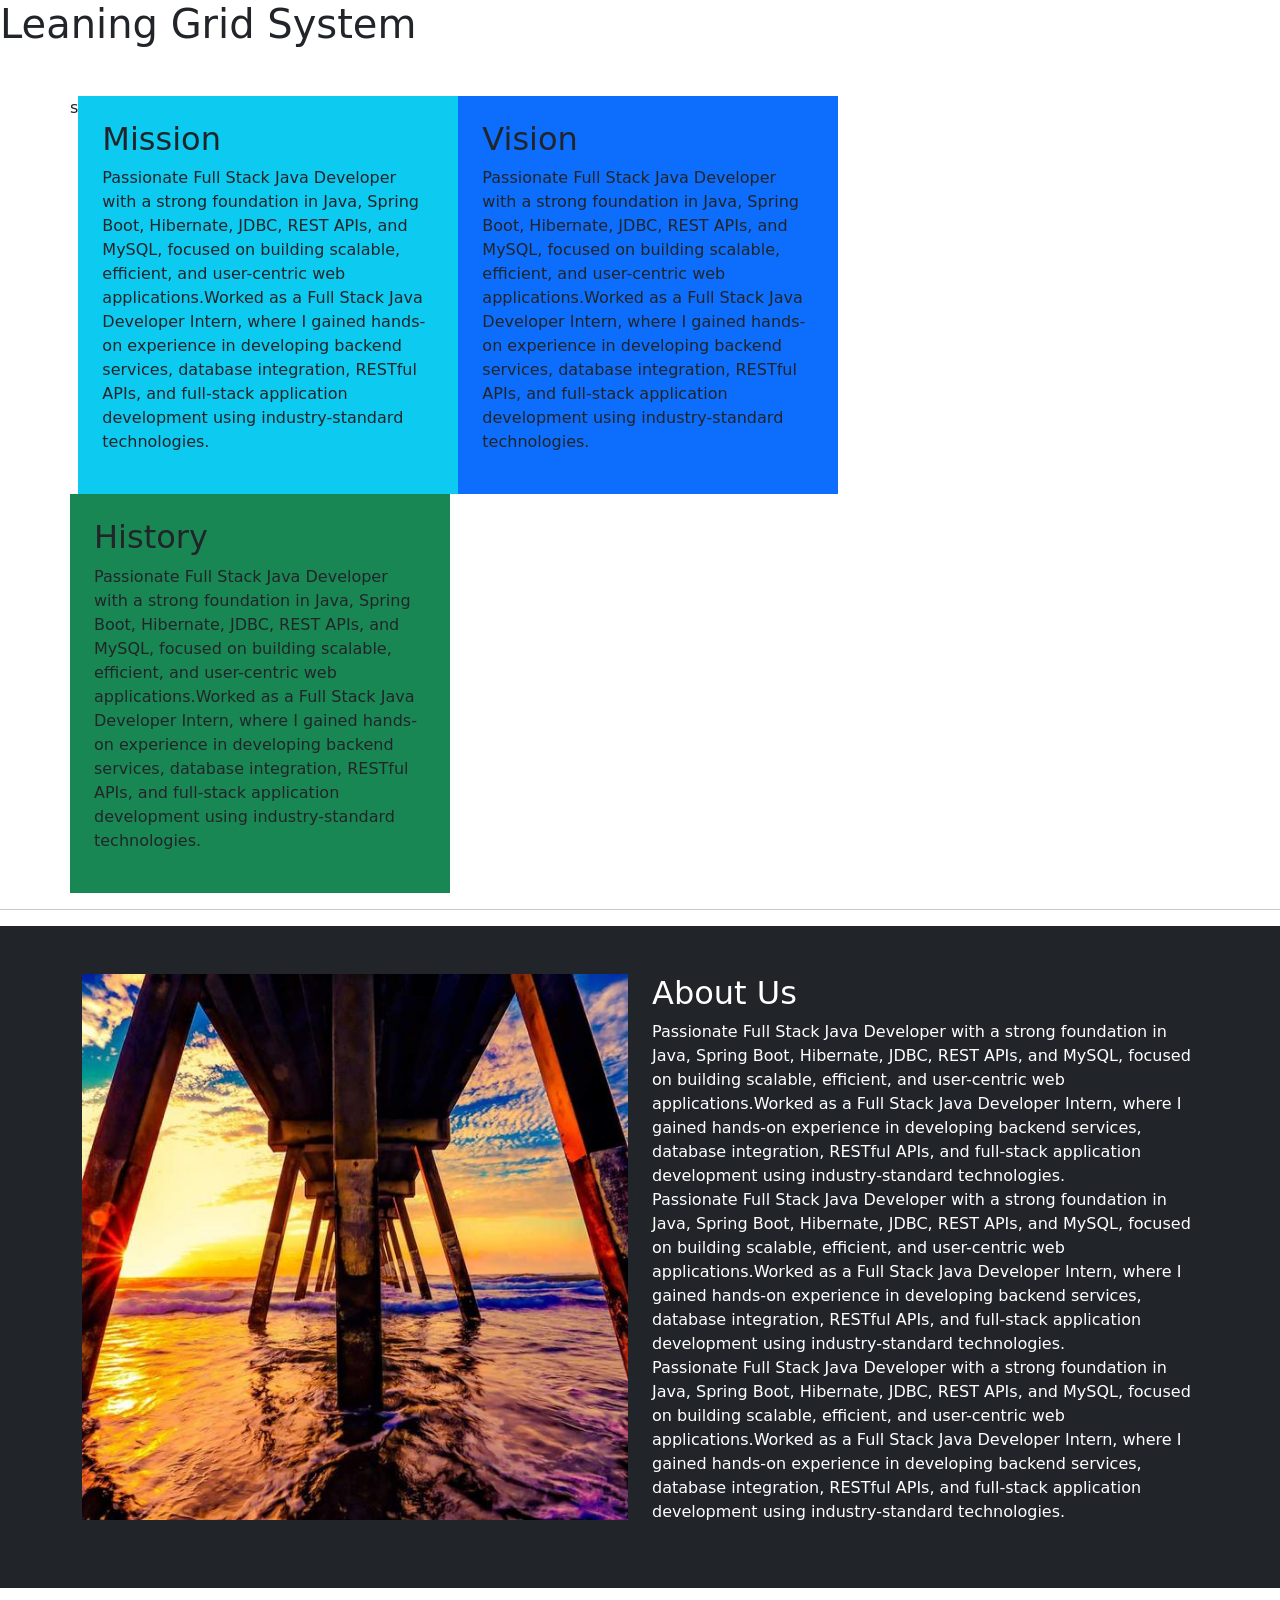
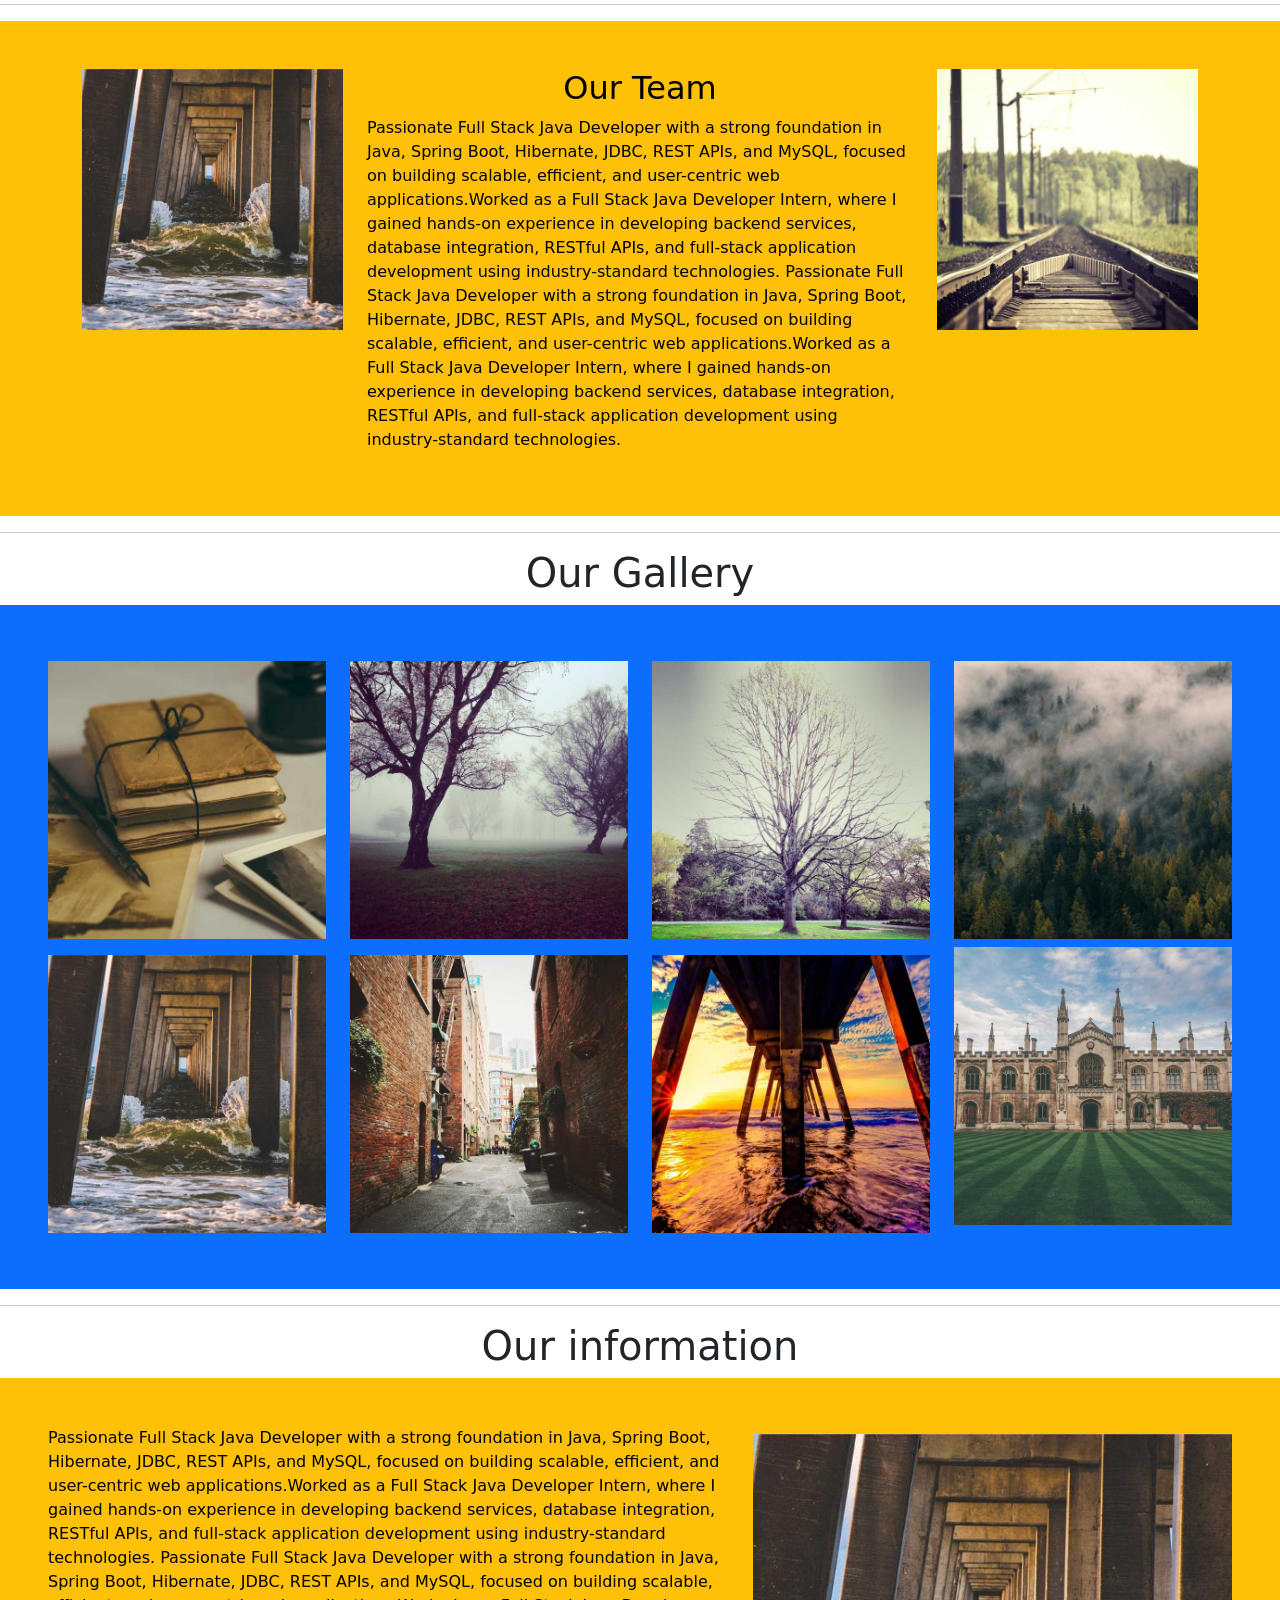
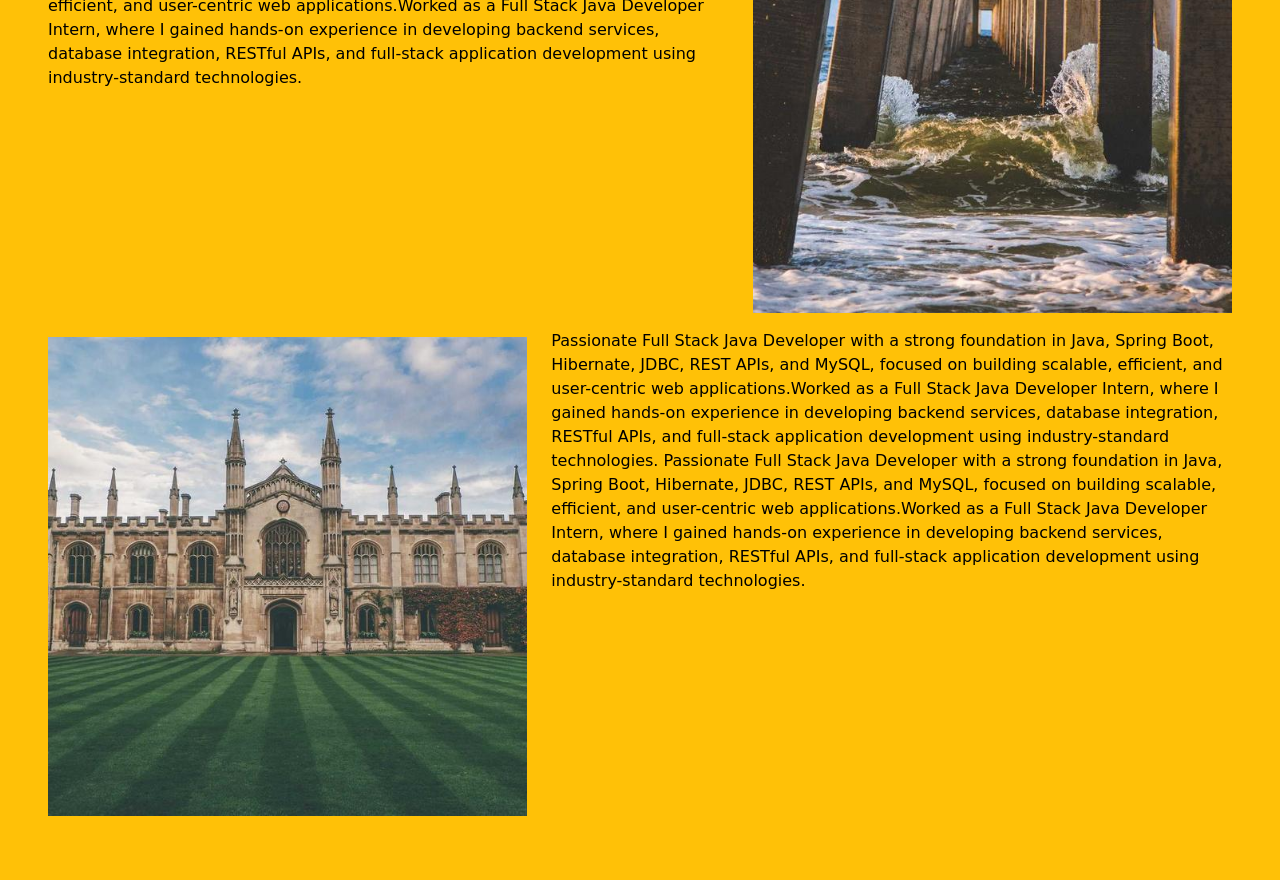
<file: grid_system.html>
<!DOCTYPE html>

<html lang="en">
<head>
<meta charset="utf-8"/>
<meta content="width=device-width, initial-scale=1.0" name="viewport"/>
<meta content="Laptop World responsive grid system examples for Bootstrap layout, columns and modern laptop website design." name="description"/>
<meta content="index, follow" name="robots"/>
<meta content="Laptop World" name="author"/>
<title>Grid_System</title>
<link crossorigin="anonymous" href="https://cdn.jsdelivr.net/npm/bootstrap@5.3.8/dist/css/bootstrap.min.css" integrity="sha384-sRIl4kxILFvY47J16cr9ZwB07vP4J8+LH7qKQnuqkuIAvNWLzeN8tE5YBujZqJLB" rel="stylesheet"/>
</head>
<body>
<h1> Leaning Grid System</h1>
<section class="mt-5">
<div class="container">
<div class="row">s

             <div class="col-md-4 bg-info p-4">
<h2>Mission</h2>
<p>Passionate Full Stack Java Developer with a strong foundation in Java, Spring Boot, Hibernate, JDBC, REST APIs, and MySQL, focused on building scalable, efficient, and user-centric web applications.Worked as a Full Stack Java Developer Intern, where I gained hands-on experience in developing backend services, database integration, RESTful APIs, and full-stack application development using industry-standard technologies.</p>
</div>
<div class="col-md-4 bg-primary p-4">
<h2>Vision</h2>
<p>Passionate Full Stack Java Developer with a strong foundation in Java, Spring Boot, Hibernate, JDBC, REST APIs, and MySQL, focused on building scalable, efficient, and user-centric web applications.Worked as a Full Stack Java Developer Intern, where I gained hands-on experience in developing backend services, database integration, RESTful APIs, and full-stack application development using industry-standard technologies.</p>
</div>
<div class="col-md-4 bg-success p-4">
<h2>History</h2>
<p>Passionate Full Stack Java Developer with a strong foundation in Java, Spring Boot, Hibernate, JDBC, REST APIs, and MySQL, focused on building scalable, efficient, and user-centric web applications.Worked as a Full Stack Java Developer Intern, where I gained hands-on experience in developing backend services, database integration, RESTful APIs, and full-stack application development using industry-standard technologies.</p>
</div>
</div>
</div>
</section>
<hr/>
<section class="bg-dark text-white p-5">
<div class="container">
<div class="row">
<!-- div.col-md-6*2 -->
<div class="col-md-6">
<img alt="Laptop World image8" class="img-fluid border-5 border-info" src="images/image8.jpg"/>
</div>
<div class="col-md-6">
<h2>About Us</h2>
<p>Passionate Full Stack Java Developer with a strong foundation in Java, Spring Boot, Hibernate, JDBC, REST APIs, and MySQL, focused on building scalable, efficient, and user-centric web applications.Worked as a Full Stack Java Developer Intern, where I gained hands-on experience in developing backend services, database integration, RESTful APIs, and full-stack application development using industry-standard technologies.
                    <br/>  
                    Passionate Full Stack Java Developer with a strong foundation in Java, Spring Boot, Hibernate, JDBC, REST APIs, and MySQL, focused on building scalable, efficient, and user-centric web applications.Worked as a Full Stack Java Developer Intern, where I gained hands-on experience in developing backend services, database integration, RESTful APIs, and full-stack application development using industry-standard technologies.
                    <br/>
                    Passionate Full Stack Java Developer with a strong foundation in Java, Spring Boot, Hibernate, JDBC, REST APIs, and MySQL, focused on building scalable, efficient, and user-centric web applications.Worked as a Full Stack Java Developer Intern, where I gained hands-on experience in developing backend services, database integration, RESTful APIs, and full-stack application development using industry-standard technologies.
                    </p>
</div>
</div>
</div>
</section>
<hr/>
<section class="bg-warning text-black p-5">
<div class="container">
<div class="row">
<div class="col-md-3">
<img alt="Laptop World image6" class="img-fluid" src="images/image6.jpg"/>
</div>
<div class="col-md-6">
<h2 class="text-center"> Our Team</h2>
<p>
                       Passionate Full Stack Java Developer with a strong foundation in Java, Spring Boot, Hibernate, JDBC, REST APIs, and MySQL, focused on building scalable, efficient, and user-centric web applications.Worked as a Full Stack Java Developer Intern, where I gained hands-on experience in developing backend services, database integration, RESTful APIs, and full-stack application development using industry-standard technologies.

                       Passionate Full Stack Java Developer with a strong foundation in Java, Spring Boot, Hibernate, JDBC, REST APIs, and MySQL, focused on building scalable, efficient, and user-centric web applications.Worked as a Full Stack Java Developer Intern, where I gained hands-on experience in developing backend services, database integration, RESTful APIs, and full-stack application development using industry-standard technologies.
                    </p>
</div>
<div class="col-md-3">
<img alt="Laptop World image11" class="img-fluid" src="images/image11.jpg"/>
</div>
</div>
</div>
</section>
<hr/>
<h1 class="text-center"> Our Gallery</h1>
<section class="bg-primary text-black p-5">
<div clas="container">
<div class="row">
<div class="col-md-3 mt-2 mb-2">
<img alt="Laptop World image2" class="img-fluid" src="images/image2.jpg"/>
</div>
<div class="col-md-3 mt-2 mb-2">
<img alt="Laptop World image3" class="img-fluid" src="images/image3.jpg"/>
</div>
<div class="col-md-3 mt-2 mb-2">
<img alt="Laptop World image4" class="img-fluid" src="images/image4.jpg"/>
</div>
<div class="col-md-3 mt-2 mb-2">
<img alt="Laptop World image5" class="img-fluid" src="images/image5.jpg"/>
</div>
<div class="col-md-3 mt-2 mb-2">
<img alt="Laptop World image6" class="img-fluid" src="images/image6.jpg"/>
</div>
<div class="col-md-3 mt-2 mb-2">
<img alt="Laptop World image7" class="img-fluid" src="images/image7.jpg"/>
</div>
<div class="col-md-3 mt-2 mb-2">
<img alt="Laptop World image8" class="img-fluid" src="images/image8.jpg"/>
</div>
<div class="col-md-3">
<img alt="Laptop World image9" class="img-fluid" src="images/image9.jpg"/>
</div>
</div>
</div>
</section>
<hr/>
<h1 class="text-center"> Our information</h1>
<section class="bg-warning text-black p-5">
<div class="conatiner">
<div class="row">
<div class="col-md-7">
<p>
                    Passionate Full Stack Java Developer with a strong foundation in Java, Spring Boot, Hibernate, JDBC, REST APIs, and MySQL, focused on building scalable, efficient, and user-centric web applications.Worked as a Full Stack Java Developer Intern, where I gained hands-on experience in developing backend services, database integration, RESTful APIs, and full-stack application development using industry-standard technologies.

                       Passionate Full Stack Java Developer with a strong foundation in Java, Spring Boot, Hibernate, JDBC, REST APIs, and MySQL, focused on building scalable, efficient, and user-centric web applications.Worked as a Full Stack Java Developer Intern, where I gained hands-on experience in developing backend services, database integration, RESTful APIs, and full-stack application development using industry-standard technologies.
                </p>
</div>
<div class="col-md-5 mt-2 mb-3">
<img alt="Laptop World image6" class="img-fluid" src="images/image6.jpg"/>
</div>
<div class="col-md-5 mt-2 mb-3">
<img alt="Laptop World image9" class="img-fluid" src="images/image9.jpg"/>
</div>
<div class="col-md-7">
<p>
                   Passionate Full Stack Java Developer with a strong foundation in Java, Spring Boot, Hibernate, JDBC, REST APIs, and MySQL, focused on building scalable, efficient, and user-centric web applications.Worked as a Full Stack Java Developer Intern, where I gained hands-on experience in developing backend services, database integration, RESTful APIs, and full-stack application development using industry-standard technologies.

                       Passionate Full Stack Java Developer with a strong foundation in Java, Spring Boot, Hibernate, JDBC, REST APIs, and MySQL, focused on building scalable, efficient, and user-centric web applications.Worked as a Full Stack Java Developer Intern, where I gained hands-on experience in developing backend services, database integration, RESTful APIs, and full-stack application development using industry-standard technologies. 
                </p>
</div>
</div>
</div>
</section>
<script crossorigin="anonymous" integrity="sha384-FKyoEForCGlyvwx9Hj09JcYn3nv7wiPVlz7YYwJrWVcXK/BmnVDxM+D2scQbITxI" src="https://cdn.jsdelivr.net/npm/bootstrap@5.3.8/dist/js/bootstrap.bundle.min.js"></script>
</body>
</html>
</file>
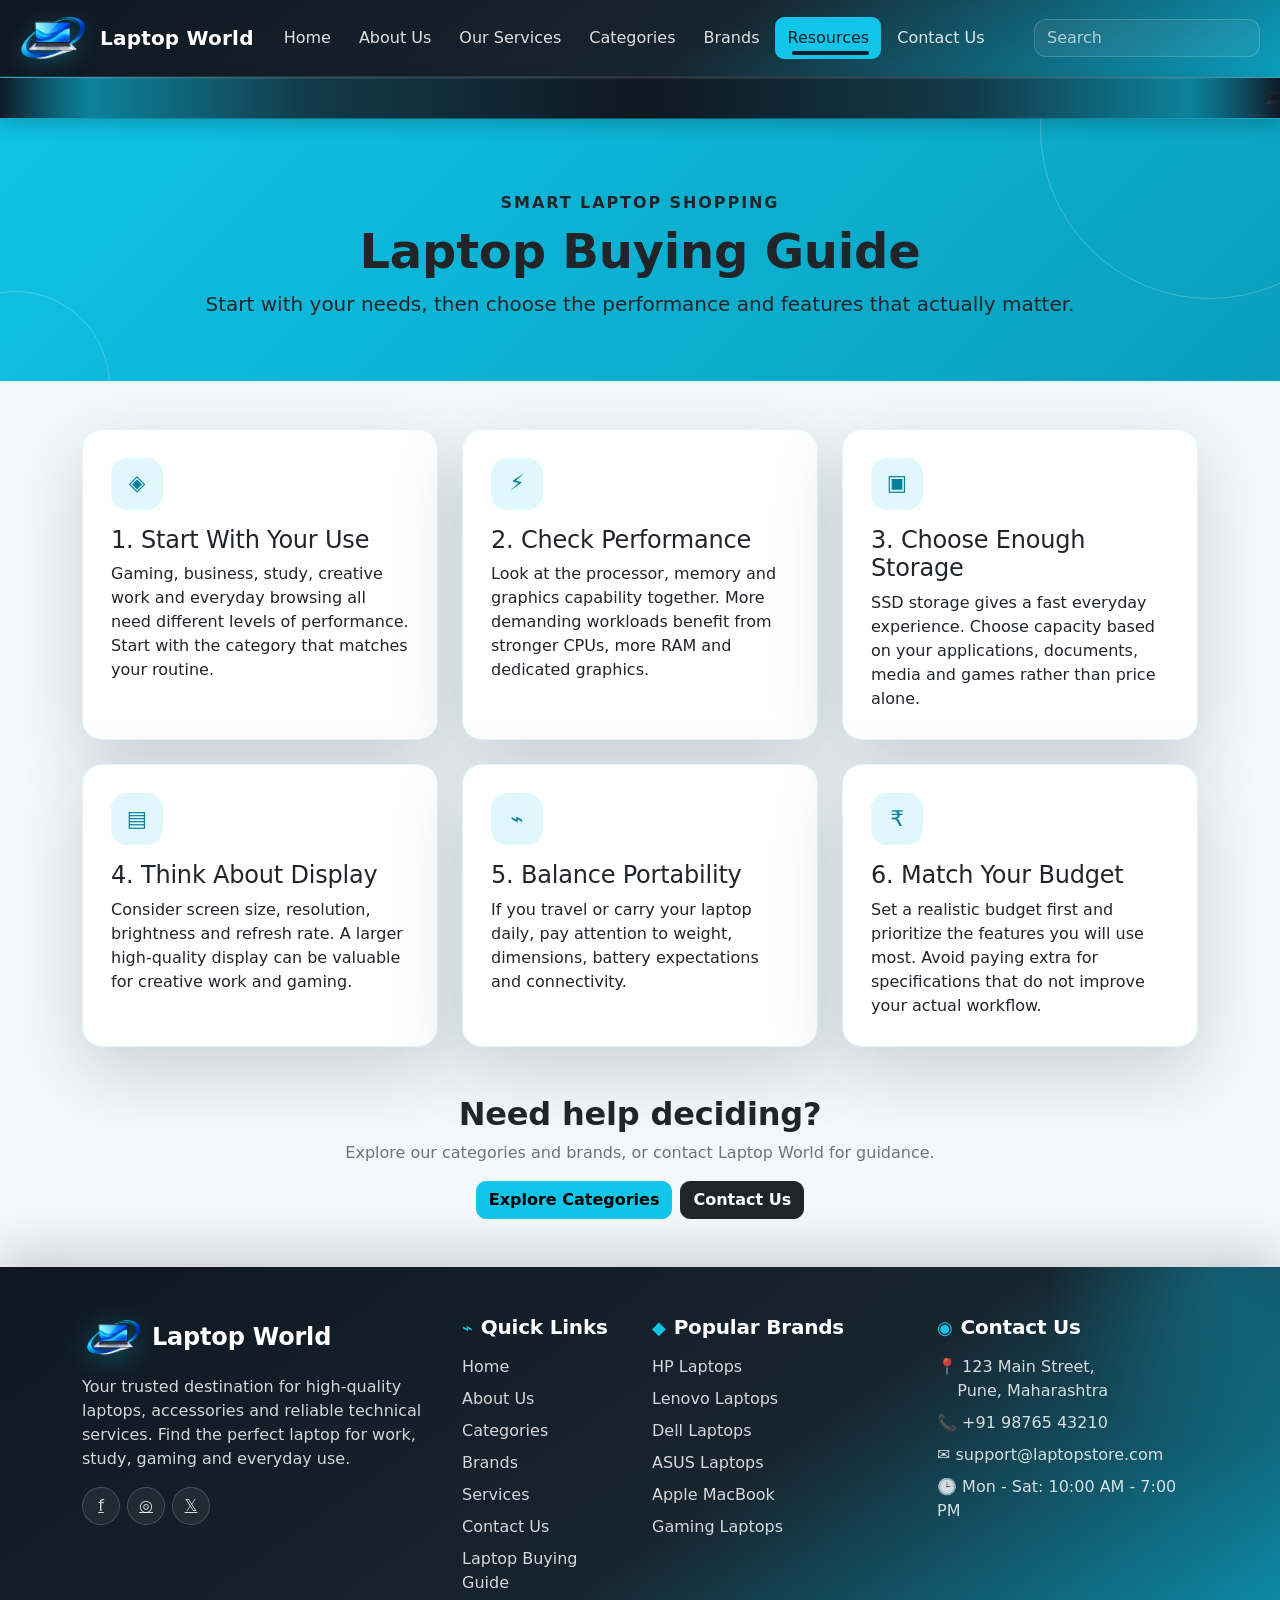
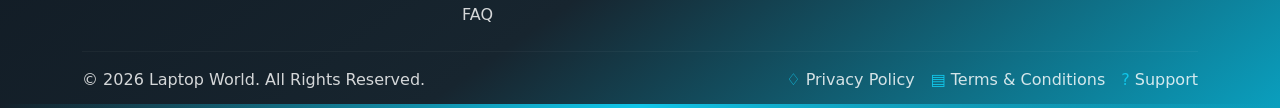
<file: laptop-guide.html>
<!DOCTYPE html>
<html lang="en">
<head>
  <meta charset="UTF-8"><meta name="viewport" content="width=device-width, initial-scale=1.0">
  <title>Laptop Buying Guide | How to Choose the Right Laptop | Laptop World</title>
  <meta name="description" content="Use the Laptop World buying guide to choose a laptop based on performance, storage, display, portability, budget and your everyday needs.">
  <meta name="robots" content="index, follow">
    <meta name="author" content="Laptop World">
    <meta property="og:site_name" content="Laptop World">
    <meta property="og:locale" content="en_IN"><meta name="theme-color" content="#11c5e8">
  <meta property="og:title" content="Laptop Buying Guide | Laptop World"><meta property="og:description" content="A simple guide to choosing the right laptop for gaming, business, study and everyday use.">
  <link href="https://cdn.jsdelivr.net/npm/bootstrap@5.3.8/dist/css/bootstrap.min.css" rel="stylesheet"><link rel="stylesheet" href="css/styles.css"><link rel="stylesheet" href="css/enhancements.css"><link rel="stylesheet" href="css/pro-effects.css">
  <script type="application/ld+json">{"@context":"https://schema.org","@type":"Article","headline":"Laptop Buying Guide","description":"A practical guide to choosing a laptop based on use case, performance, storage, display and portability.","author":{"@type":"Organization","name":"Laptop World"},"publisher":{"@type":"Organization","name":"Laptop World"}}</script>
</head>
<body class="lw-guide-page">
<header><nav class="navbar navbar-expand-lg bg-dark" data-bs-theme="dark"><div class="container-fluid"><a class="navbar-brand" href="index.html"><img src="images/slider images/lapptop logo.png" alt="Laptop World logo" width="80" height="50"> Laptop World</a><button class="navbar-toggler" type="button" data-bs-toggle="collapse" data-bs-target="#navbarSupportedContent" aria-controls="navbarSupportedContent" aria-expanded="false" aria-label="Toggle navigation"><span class="navbar-toggler-icon"></span></button><div class="collapse navbar-collapse" id="navbarSupportedContent"><ul class="navbar-nav me-auto mb-2 mb-lg-0"><li class="nav-item"><a class="nav-link" href="index.html">Home</a></li><li class="nav-item"><a class="nav-link" href="about.html">About Us</a></li><li class="nav-item"><a class="nav-link" href="services.html">Our Services</a></li><li class="nav-item dropdown"><a class="nav-link dropdown-toggle" href="categories.html" role="button" data-bs-toggle="dropdown">Categories</a><ul class="dropdown-menu"><li><h6 class="dropdown-header">Browse Categories</h6></li><li><hr class="dropdown-divider"></li><li><a class="dropdown-item" href="categories.html#gaming">Gaming Laptops</a></li><li><a class="dropdown-item" href="categories.html#business">Business Laptops</a></li><li><a class="dropdown-item" href="categories.html#student">Student Laptops</a></li><li><a class="dropdown-item" href="categories.html#twoinone">2-in-1 Laptops</a></li><li><a class="dropdown-item" href="categories.html#budget">Budget Laptops</a></li></ul></li><li class="nav-item dropdown"><a class="nav-link dropdown-toggle" href="brands.html" role="button" data-bs-toggle="dropdown">Brands</a><ul class="dropdown-menu"><li><h6 class="dropdown-header">Browse Brands</h6></li><li><hr class="dropdown-divider"></li><li><a class="dropdown-item" href="brands.html#hp">HP</a></li><li><a class="dropdown-item" href="brands.html#dell">Dell</a></li><li><a class="dropdown-item" href="brands.html#lenovo">Lenovo</a></li><li><a class="dropdown-item" href="brands.html#asus">ASUS</a></li><li><a class="dropdown-item" href="brands.html#apple">Apple</a></li></ul></li><li class="nav-item dropdown"><a class="nav-link active dropdown-toggle bg-info" href="laptop-guide.html" role="button" data-bs-toggle="dropdown">Resources</a><ul class="dropdown-menu"><li><h6 class="dropdown-header">Helpful Resources</h6></li><li><hr class="dropdown-divider"></li><li><a class="dropdown-item" href="faq.html">FAQ</a></li><li><a class="dropdown-item" href="laptop-guide.html">Laptop Buying Guide</a></li></ul></li><li class="nav-item"><a class="nav-link" href="contact.html">Contact Us</a></li></ul><form class="d-flex" role="search"><input class="form-control me-2" type="search" placeholder="Search" aria-label="Search"></form></div></div></nav>

      <!-- Laptop World header marquee -->
      <div class="lw-marquee-bar" role="region" aria-label="Laptop World announcements">
        <marquee class="lw-marquee" behavior="scroll" direction="left" scrollamount="6" onmouseover="this.stop();" onmouseout="this.start();">
          💻 Laptop World &nbsp; • &nbsp; Quality Laptops &nbsp; • &nbsp; Trusted Brands &nbsp; • &nbsp; Expert Laptop Services &nbsp; • &nbsp; SSD &amp; RAM Upgrades &nbsp; • &nbsp; Laptop Repair &nbsp; • &nbsp; Best Deals for Students, Professionals &amp; Gamers &nbsp; • &nbsp; Contact Us for Support
        </marquee>
      </div></header>
<section class="lw-feature-hero text-center text-dark"><div class="container position-relative z-1"><p class="text-uppercase fw-bold mb-2" style="letter-spacing:.12em;">Smart Laptop Shopping</p><h1 class="display-5 fw-bold">Laptop Buying Guide</h1><p class="lead mb-0">Start with your needs, then choose the performance and features that actually matter.</p></div></section>
<main id="main-content" class="py-5"><div class="container"><div class="row g-4">
  <div class="col-md-6 col-lg-4"><article class="lw-feature-card"><div class="lw-feature-icon">◈</div><h2 class="h4">1. Start With Your Use</h2><p class="mb-0">Gaming, business, study, creative work and everyday browsing all need different levels of performance. Start with the category that matches your routine.</p></article></div>
  <div class="col-md-6 col-lg-4"><article class="lw-feature-card"><div class="lw-feature-icon">⚡</div><h2 class="h4">2. Check Performance</h2><p class="mb-0">Look at the processor, memory and graphics capability together. More demanding workloads benefit from stronger CPUs, more RAM and dedicated graphics.</p></article></div>
  <div class="col-md-6 col-lg-4"><article class="lw-feature-card"><div class="lw-feature-icon">▣</div><h2 class="h4">3. Choose Enough Storage</h2><p class="mb-0">SSD storage gives a fast everyday experience. Choose capacity based on your applications, documents, media and games rather than price alone.</p></article></div>
  <div class="col-md-6 col-lg-4"><article class="lw-feature-card"><div class="lw-feature-icon">▤</div><h2 class="h4">4. Think About Display</h2><p class="mb-0">Consider screen size, resolution, brightness and refresh rate. A larger high-quality display can be valuable for creative work and gaming.</p></article></div>
  <div class="col-md-6 col-lg-4"><article class="lw-feature-card"><div class="lw-feature-icon">⌁</div><h2 class="h4">5. Balance Portability</h2><p class="mb-0">If you travel or carry your laptop daily, pay attention to weight, dimensions, battery expectations and connectivity.</p></article></div>
  <div class="col-md-6 col-lg-4"><article class="lw-feature-card"><div class="lw-feature-icon">₹</div><h2 class="h4">6. Match Your Budget</h2><p class="mb-0">Set a realistic budget first and prioritize the features you will use most. Avoid paying extra for specifications that do not improve your actual workflow.</p></article></div>
</div><div class="text-center mt-5"><h2 class="fw-bold">Need help deciding?</h2><p class="text-secondary">Explore our categories and brands, or contact Laptop World for guidance.</p><a class="btn btn-info me-2" href="categories.html">Explore Categories</a><a class="btn btn-dark" href="contact.html">Contact Us</a></div></div></main>
<footer class="lw-footer text-white pt-5 pb-3" aria-label="Website footer"><div class="container"><div class="row g-4"><div class="col-lg-4 col-md-6"><div class="lw-footer-brand d-flex align-items-center gap-2 mb-3"><img src="images/slider images/lapptop logo.png" alt="Laptop World logo" width="62" height="44" loading="lazy"><h4 class="fw-bold mb-0">Laptop World</h4></div><p class="mt-3 mb-3">Your trusted destination for high-quality laptops, accessories and reliable technical services. Find the perfect laptop for work, study, gaming and everyday use.</p><div class="lw-social" aria-label="Social media links"><a href="#" aria-label="Facebook" title="Facebook">f</a><a href="#" aria-label="Instagram" title="Instagram">◎</a><a href="#" aria-label="Twitter" title="Twitter">𝕏</a></div></div><div class="col-lg-2 col-md-6"><h5 class="fw-bold mb-3">Quick Links</h5><ul class="list-unstyled mb-0"><li class="mb-2"><a href="index.html" class="text-decoration-none">Home</a></li><li class="mb-2"><a href="about.html" class="text-decoration-none">About Us</a></li><li class="mb-2"><a href="categories.html" class="text-decoration-none">Categories</a></li><li class="mb-2"><a href="brands.html" class="text-decoration-none">Brands</a></li><li class="mb-2"><a href="services.html" class="text-decoration-none">Services</a></li><li class="mb-2"><a href="contact.html" class="text-decoration-none">Contact Us</a></li><li class="mb-2"><a href="laptop-guide.html" class="text-decoration-none">Laptop Buying Guide</a></li><li><a href="faq.html" class="text-decoration-none">FAQ</a></li></ul></div><div class="col-lg-3 col-md-6"><h5 class="fw-bold mb-3">Popular Brands</h5><ul class="list-unstyled mb-0"><li class="mb-2"><a href="brands.html#hp" class="text-decoration-none">HP Laptops</a></li><li class="mb-2"><a href="brands.html#lenovo" class="text-decoration-none">Lenovo Laptops</a></li><li class="mb-2"><a href="brands.html#dell" class="text-decoration-none">Dell Laptops</a></li><li class="mb-2"><a href="brands.html#asus" class="text-decoration-none">ASUS Laptops</a></li><li class="mb-2"><a href="brands.html#apple" class="text-decoration-none">Apple MacBook</a></li><li><a href="categories.html#gaming" class="text-decoration-none">Gaming Laptops</a></li></ul></div><div class="col-lg-3 col-md-6"><h5 class="fw-bold mb-3">Contact Us</h5><p class="mb-2">📍 123 Main Street,<br>&nbsp;&nbsp;&nbsp;&nbsp;Pune, Maharashtra</p><p class="mb-2">📞 <a href="tel:+919876543210" class="text-decoration-none">+91 98765 43210</a></p><p class="mb-2">✉️ <a href="mailto:support@laptopstore.com" class="text-decoration-none">support@laptopstore.com</a></p><p class="mb-0">🕒 Mon - Sat: 10:00 AM - 7:00 PM</p></div></div><hr class="lw-divider mt-4"><div class="row align-items-center gy-2"><div class="col-md-6 text-center text-md-start"><p class="mb-0">© <span data-current-year>2026</span> Laptop World. All Rights Reserved.</p></div><div class="col-md-6 text-center text-md-end lw-legal"><a href="privacy-policy.html" class="text-decoration-none me-3">Privacy Policy</a><a href="terms-conditions.html" class="text-decoration-none me-3">Terms &amp; Conditions</a><a href="support.html" class="text-decoration-none">Support</a></div></div></div></footer>
<script src="js/site.js" defer></script><script src="https://cdn.jsdelivr.net/npm/bootstrap@5.3.8/dist/js/bootstrap.bundle.min.js"></script></body></html>
</file>
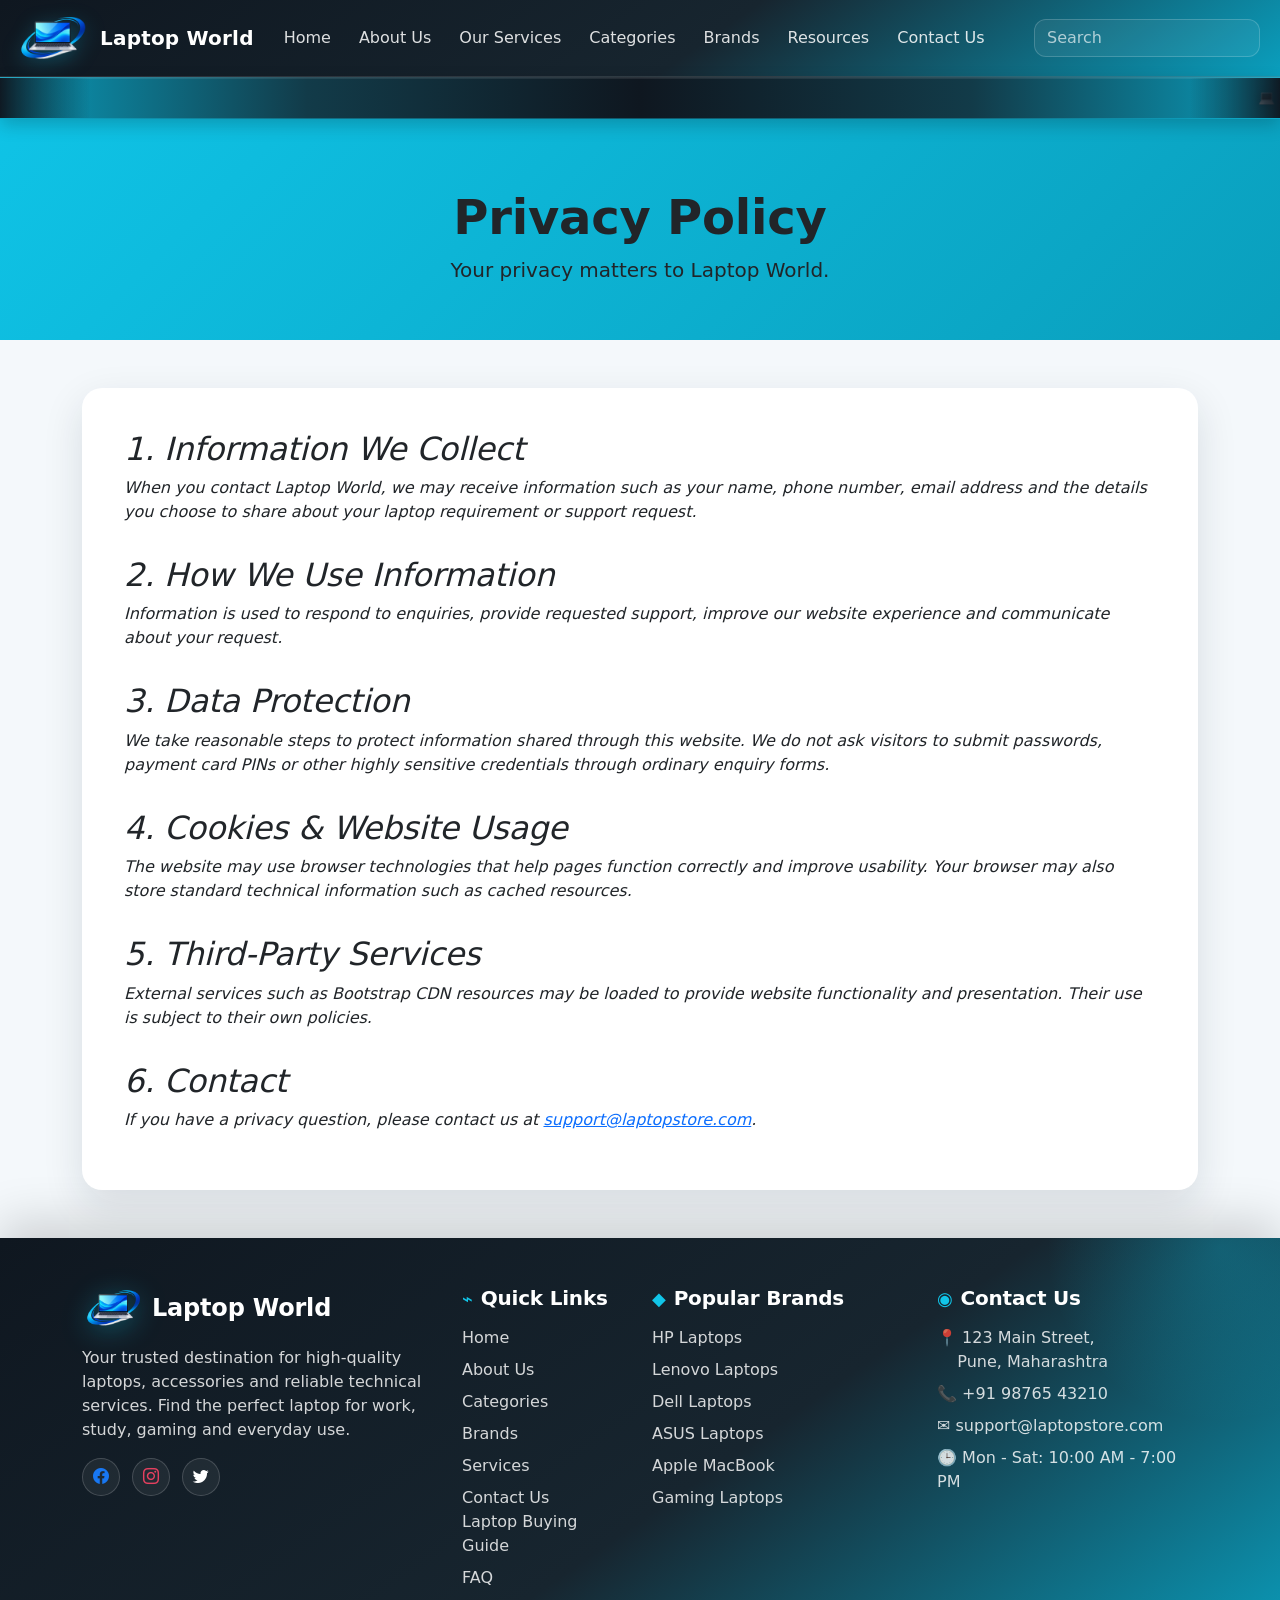
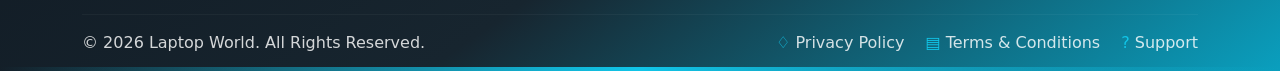
<file: privacy-policy.html>
<!DOCTYPE html>
<html lang="en">
<head>
  <meta charset="UTF-8">
  <meta name="viewport" content="width=device-width, initial-scale=1.0">
  <title>Privacy Policy | Laptop World</title>
  <meta name="description" content="How Laptop World handles basic website, enquiry and support information.">
  <meta name="robots" content="index, follow">
  <meta name="theme-color" content="#11c5e8">
  <link href="https://cdn.jsdelivr.net/npm/bootstrap@5.3.8/dist/css/bootstrap.min.css" rel="stylesheet">
  <link rel="stylesheet" href="https://cdn.jsdelivr.net/npm/bootstrap-icons@1.13.1/font/bootstrap-icons.min.css">
  <link rel="stylesheet" href="css/styles.css">
  <link rel="stylesheet" href="css/enhancements.css">
    <link rel="stylesheet" href="css/pro-effects.css">
<script type="application/ld+json">
  {
    "@context": "https://schema.org",
    "@type": "Organization",
    "name": "Laptop World",
    "telephone": "+91 98765 43210",
    "email": "support@laptopstore.com",
    "address": {
      "@type": "PostalAddress",
      "streetAddress": "123 Main Street",
      "addressLocality": "Pune",
      "addressRegion": "Maharashtra",
      "addressCountry": "IN"
    }
  }
  </script>
</head>
<body>
<header>
  <nav class="navbar navbar-expand-lg bg-dark" data-bs-theme="dark" aria-label="Primary navigation">
    <div class="container-fluid">
      <a class="navbar-brand" href="index.html">
        <img src="images/slider images/lapptop logo.png" alt="Laptop World logo" width="80" height="50">
        Laptop World
      </a>
      <button class="navbar-toggler" type="button" data-bs-toggle="collapse" data-bs-target="#navbarSupportedContent" aria-controls="navbarSupportedContent" aria-expanded="false" aria-label="Toggle navigation">
        <span class="navbar-toggler-icon"></span>
      </button>
      <div class="collapse navbar-collapse" id="navbarSupportedContent">
        <ul class="navbar-nav me-auto mb-2 mb-lg-0">
          <li class="nav-item"><a class="nav-link" href="index.html">Home</a></li>
          <li class="nav-item"><a class="nav-link" href="about.html">About Us</a></li>
          <li class="nav-item"><a class="nav-link" href="services.html">Our Services</a></li>
          <li class="nav-item dropdown">
            <a class="nav-link dropdown-toggle" href="categories.html" role="button" data-bs-toggle="dropdown" aria-expanded="false">Categories</a>
            <ul class="dropdown-menu">
              <li><a class="dropdown-item" href="categories.html#gaming">Gaming Laptops</a></li>
              <li><a class="dropdown-item" href="categories.html#business">Business Laptops</a></li>
              <li><a class="dropdown-item" href="categories.html#student">Student Laptops</a></li>
              <li><a class="dropdown-item" href="categories.html#twoinone">2-in-1 Laptops</a></li>
              <li><a class="dropdown-item" href="categories.html#budget">Budget Laptops</a></li>
            </ul>
          </li>
          <li class="nav-item dropdown">
            <a class="nav-link dropdown-toggle" href="brands.html" role="button" data-bs-toggle="dropdown" aria-expanded="false">Brands</a>
            <ul class="dropdown-menu">
              <li><a class="dropdown-item" href="brands.html#hp">HP</a></li>
              <li><a class="dropdown-item" href="brands.html#dell">Dell</a></li>
              <li><a class="dropdown-item" href="brands.html#lenovo">Lenovo</a></li>
              <li><a class="dropdown-item" href="brands.html#asus">ASUS</a></li>
              <li><a class="dropdown-item" href="brands.html#apple">Apple</a></li>
            </ul>
          </li>
                      <li class="nav-item dropdown">
              <a class="nav-link dropdown-toggle" href="faq.html" role="button" data-bs-toggle="dropdown" aria-expanded="false">Resources</a>
              <ul class="dropdown-menu">
                <li><h6 class="dropdown-header">Helpful Resources</h6></li>
                <li><hr class="dropdown-divider"></li>
                <li><a class="dropdown-item" href="faq.html">FAQ</a></li>
                <li><a class="dropdown-item" href="laptop-guide.html">Laptop Buying Guide</a></li>
              </ul>
            </li>
<li class="nav-item"><a class="nav-link" href="contact.html">Contact Us</a></li>
        </ul>
        <form class="d-flex" role="search">
          <input class="form-control me-2" type="search" placeholder="Search" aria-label="Search">
        </form>
      </div>
    </div>
  </nav>

      <!-- Laptop World header marquee -->
      <div class="lw-marquee-bar" role="region" aria-label="Laptop World announcements">
        <marquee class="lw-marquee" behavior="scroll" direction="left" scrollamount="6" onmouseover="this.stop();" onmouseout="this.start();">
          💻 Laptop World &nbsp; • &nbsp; Quality Laptops &nbsp; • &nbsp; Trusted Brands &nbsp; • &nbsp; Expert Laptop Services &nbsp; • &nbsp; SSD &amp; RAM Upgrades &nbsp; • &nbsp; Laptop Repair &nbsp; • &nbsp; Best Deals for Students, Professionals &amp; Gamers &nbsp; • &nbsp; Contact Us for Support
        </marquee>
      </div>
</header>
<main id="main-content">
  <section class="lw-legal-hero text-center text-dark">
    <div class="container"><h1 class="display-5 fw-bold">Privacy Policy</h1><p class="lead mb-0">Your privacy matters to Laptop World.</p></div>
  </section>
  <section class="py-5"><div class="container"><article class="lw-legal-card">
    <h2><em>1. Information We Collect</em></h2>
    <p><i>When you contact Laptop World, we may receive information such as your name, phone number, email address and the details you choose to share about your laptop requirement or support request.</i></p>
    <h2><em>2. How We Use Information</em></h2>
    <p><i>Information is used to respond to enquiries, provide requested support, improve our website experience and communicate about your request.</i></p>
    <h2><em>3. Data Protection</em></h2>
    <p><i>We take reasonable steps to protect information shared through this website. We do not ask visitors to submit passwords, payment card PINs or other highly sensitive credentials through ordinary enquiry forms.</i></p>
    <h2><em>4. Cookies &amp; Website Usage</em></h2>
    <p><i>The website may use browser technologies that help pages function correctly and improve usability. Your browser may also store standard technical information such as cached resources.</i></p>
    <h2><em>5. Third-Party Services</em></h2>
    <p><i>External services such as Bootstrap CDN resources may be loaded to provide website functionality and presentation. Their use is subject to their own policies.</i></p>
    <h2><em>6. Contact</em></h2>
    <p><i>If you have a privacy question, please contact us at <a href="mailto:support@laptopstore.com">support@laptopstore.com</a>.</i></p>
  </article></div></section>
</main>
<footer class="lw-footer text-white pt-5 pb-3" aria-label="Website footer">
  <div class="container">
    <div class="row g-4">
      <div class="col-lg-4 col-md-6">
        <div class="lw-footer-brand d-flex align-items-center gap-2 mb-3">
          <img src="images/slider images/lapptop logo.png" alt="Laptop World logo" width="62" height="44" loading="lazy">
          <h4 class="fw-bold mb-0">Laptop World</h4>
        </div>
        <p class="mt-3 mb-3">Your trusted destination for high-quality laptops, accessories and reliable technical services. Find the perfect laptop for work, study, gaming and everyday use.</p>
        <div class="lw-social" aria-label="Social media links">
          <a href="https://www.facebook.com/" aria-label="Facebook" title="Facebook"><i class="bi bi-facebook"></i></a>
          <a href="https://www.instagram.com/?hl=en" aria-label="Instagram" title="Instagram"><i class="bi bi-instagram"></i></a>
          <a href="https://x.com/" aria-label="Twitter" title="Twitter"><i class="bi bi-twitter"></i></a>
        </div>
      </div>

      <div class="col-lg-2 col-md-6">
        <h5 class="fw-bold mb-3">Quick Links</h5>
        <ul class="list-unstyled mb-0">
          <li class="mb-2"><a href="index.html" class="text-decoration-none">Home</a></li>
          <li class="mb-2"><a href="about.html" class="text-decoration-none">About Us</a></li>
          <li class="mb-2"><a href="categories.html" class="text-decoration-none">Categories</a></li>
          <li class="mb-2"><a href="brands.html" class="text-decoration-none">Brands</a></li>
          <li class="mb-2"><a href="services.html" class="text-decoration-none">Services</a></li>
          <li><a href="contact.html" class="text-decoration-none">Contact Us</a></li>
          <li class="mb-2"><a href="laptop-guide.html" class="text-decoration-none">Laptop Buying Guide</a></li>
          <li><a href="faq.html" class="text-decoration-none">FAQ</a></li>
        </ul>
      </div>

      <div class="col-lg-3 col-md-6">
        <h5 class="fw-bold mb-3">Popular Brands</h5>
        <ul class="list-unstyled mb-0">
          <li class="mb-2"><a href="brands.html#hp" class="text-decoration-none">HP Laptops</a></li>
          <li class="mb-2"><a href="brands.html#lenovo" class="text-decoration-none">Lenovo Laptops</a></li>
          <li class="mb-2"><a href="brands.html#dell" class="text-decoration-none">Dell Laptops</a></li>
          <li class="mb-2"><a href="brands.html#asus" class="text-decoration-none">ASUS Laptops</a></li>
          <li class="mb-2"><a href="brands.html#apple" class="text-decoration-none">Apple MacBook</a></li>
          <li><a href="categories.html#gaming" class="text-decoration-none">Gaming Laptops</a></li>
        </ul>
      </div>

      <div class="col-lg-3 col-md-6">
        <h5 class="fw-bold mb-3">Contact Us</h5>
        <p class="mb-2">📍 123 Main Street,<br>&nbsp;&nbsp;&nbsp;&nbsp;Pune, Maharashtra</p>
        <p class="mb-2">📞 <a href="tel:+919876543210" class="text-decoration-none">+91 98765 43210</a></p>
        <p class="mb-2">✉️ <a href="mailto:support@laptopstore.com" class="text-decoration-none">support@laptopstore.com</a></p>
        <p class="mb-0">🕒 Mon - Sat: 10:00 AM - 7:00 PM</p>
      </div>
    </div>

    <hr class="lw-divider mt-4">
    <div class="row align-items-center gy-2">
      <div class="col-md-6 text-center text-md-start">
        <p class="mb-0">© <span data-current-year>2026</span> Laptop World. All Rights Reserved.</p>
      </div>
      <div class="col-md-6 text-center text-md-end lw-legal">
        <a href="privacy-policy.html" class="text-decoration-none me-3">Privacy Policy</a>
        <a href="terms-conditions.html" class="text-decoration-none me-3">Terms &amp; Conditions</a>
        <a href="support.html" class="text-decoration-none">Support</a>
      </div>
    </div>
  </div>
</footer>
<script src="js/site.js" defer></script>
<script src="https://cdn.jsdelivr.net/npm/bootstrap@5.3.8/dist/js/bootstrap.bundle.min.js"></script>
</body>
</html>
</file>
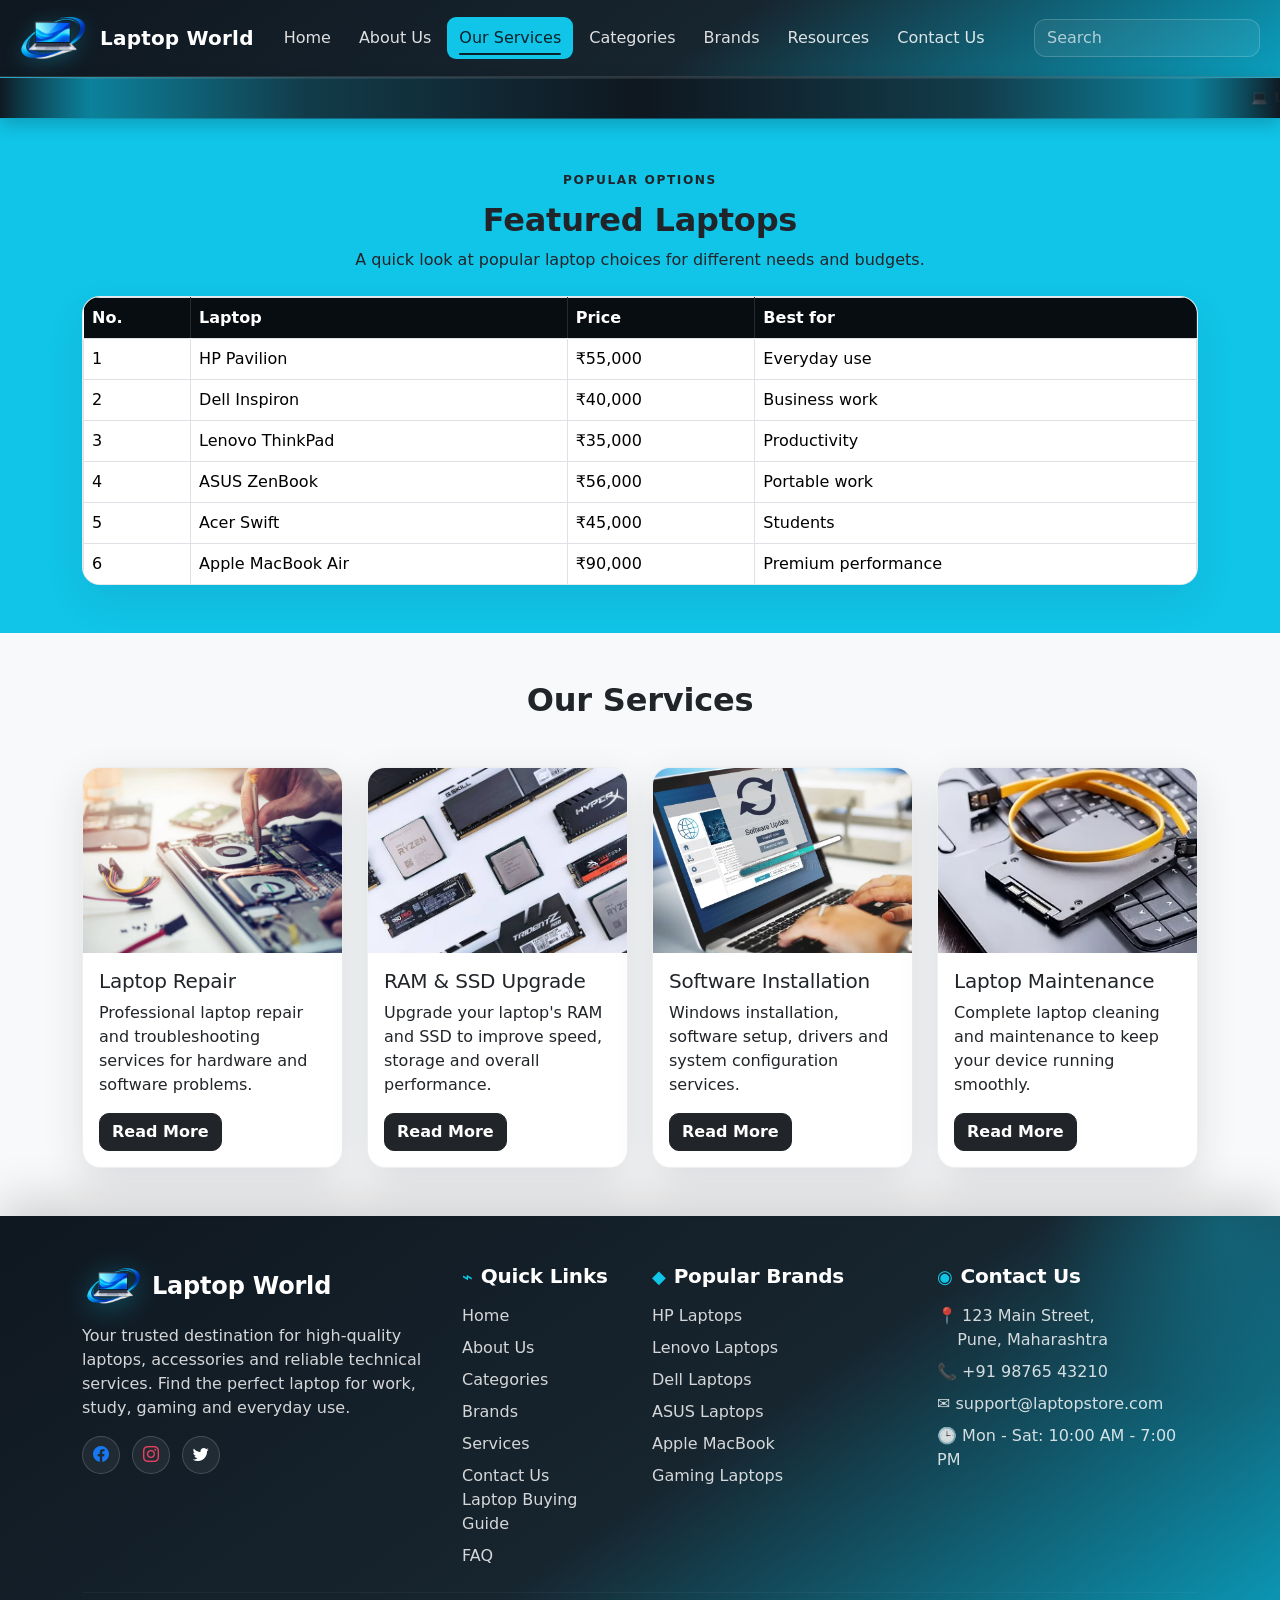
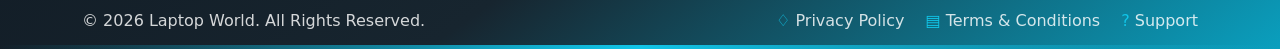
<file: services.html>
<!DOCTYPE html>
<html lang="en">

  <head>
    <meta charset="UTF-8">
    <meta name="viewport" content="width=device-width, initial-scale=1.0">

    <title>Laptop Services | SSD, Windows & Technical Support</title>
    <meta property="og:title" content="Laptop Services | SSD, Windows & Technical Support">
    <meta property="og:description" content="Explore Laptop World services including SSD installation, Windows installation, security support, accessories and technical support.">
    <meta property="og:type" content="website">
    <meta name="description" content="Explore Laptop World services including SSD installation, Windows installation, security support, accessories and technical support.">
    <meta name="robots" content="index, follow">
    <meta name="author" content="Laptop World">
    <meta property="og:site_name" content="Laptop World">
    <meta property="og:locale" content="en_IN">
    <meta name="theme-color" content="#11c5e8">

    <!-- Bootstrap CSS -->
    <link
      href="https://cdn.jsdelivr.net/npm/bootstrap@5.3.8/dist/css/bootstrap.min.css"
      rel="stylesheet"
      integrity="sha384-sRIl4kxILFvY47J16cr9ZwB07vP4J8+LH7qKQnuqkuIAvNWLzeN8tE5YBujZqJLB"
      crossorigin="anonymous">
      <link rel="stylesheet" href="https://cdn.jsdelivr.net/npm/bootstrap-icons@1.13.1/font/bootstrap-icons.min.css">
    <link rel="stylesheet" href="css/styles.css">
    <link rel="stylesheet" href="css/enhancements.css">
    <link rel="stylesheet" href="css/pro-effects.css">
  <script type="application/ld+json">
  {
    "@context": "https://schema.org",
    "@type": "Organization",
    "name": "Laptop World",
    "telephone": "+91 98765 43210",
    "email": "support@laptopstore.com",
    "address": {
      "@type": "PostalAddress",
      "streetAddress": "123 Main Street",
      "addressLocality": "Pune",
      "addressRegion": "Maharashtra",
      "addressCountry": "IN"
    }
  }
  </script>
</head>

  <body>

    <!-- header start -->
    <header>
      <nav class="navbar navbar-expand-lg bg-body-tertiary bg-dark"
        data-bs-theme="dark">

        <div class="container-fluid">

          <a class="navbar-brand" href="index.html"><img
              src="images/slider images/lapptop logo.png"
              alt="logo" width="80" height="50"> Laptop World</a>
          <button class="navbar-toggler" type="button" data-bs-toggle="collapse"
            data-bs-target="#navbarSupportedContent"
            aria-controls="navbarSupportedContent" aria-expanded="false"
            aria-label="Toggle navigation">
            <span class="navbar-toggler-icon"></span>
          </button>
          <div class="collapse navbar-collapse" id="navbarSupportedContent">
            <ul class="navbar-nav me-auto mb-2 mb-lg-0">
              <li class="nav-item">
                <a class="nav-link active" aria-current="page"
                  href="index.html">Home</a>
              </li>
              <li class="nav-item">
                <a class="nav-link active" href="about.html">About Us</a>
              </li>

            </li>
            <li class="nav-item">
              <a class="nav-link active bg-info " href="services.html">Our Services</a>
            </li>

            <li class="nav-item dropdown">
              
                <a class="nav-link active dropdown-toggle"
                  href="categories.html" role="button" data-bs-toggle="dropdown"
                  aria-expanded="false">
                  Categories
                </a>
                <ul class="dropdown-menu">
                  <li><h6 class="dropdown-header">Browse Categories</h6></li>
                  <li><hr class="dropdown-divider"></li>
                  <li><a class="dropdown-item" href="categories.html#gaming">Gaming Laptops</a></li>
                  <li><a class="dropdown-item" href="categories.html#business">Business
                      Laptops</a></li>
                  <li><a class="dropdown-item" href="categories.html#student">Student Laptops</a></li>
                  <li><a class="dropdown-item" href="categories.html#twoinone">2-in-1 Laptops</a></li>
                  <li><a class="dropdown-item" href="categories.html#budget">Budget Laptops</a></li>

                </ul>
              </li>
            <li class="nav-item dropdown">
              <a class="nav-link active dropdown-toggle" href="brands.html"
                role="button" data-bs-toggle="dropdown" aria-expanded="false">
                Brands
              </a>
              <ul class="dropdown-menu">
                <li><h6 class="dropdown-header">Browse Brands</h6></li>
                <li><hr class="dropdown-divider"></li>
                <li><a class="dropdown-item" href="brands.html#hp">HP</a></li>
                <li><a class="dropdown-item" href="brands.html#dell"> Dell</a></li>
                <li><a class="dropdown-item" href="brands.html#lenovo"> Lenovo</a></li>
                <li><a class="dropdown-item" href="brands.html#asus"> Asus</a></li>
                <li><a class="dropdown-item" href="brands.html#apple"> Apple</a></li>

              </ul>
            </li>
                        <li class="nav-item dropdown">
              <a class="nav-link dropdown-toggle" href="faq.html" role="button" data-bs-toggle="dropdown" aria-expanded="false">Resources</a>
              <ul class="dropdown-menu">
                <li><h6 class="dropdown-header">Helpful Resources</h6></li>
                <li><hr class="dropdown-divider"></li>
                <li><a class="dropdown-item" href="faq.html">FAQ</a></li>
                <li><a class="dropdown-item" href="laptop-guide.html">Laptop Buying Guide</a></li>
              </ul>
            </li>
<li class="nav-item">
              <a class="nav-link active" href="contact.html">Contact Us</a>
            </li>
          </ul>
          <form class="d-flex" role="search">
            <label class="visually-hidden" for="site-search">Search Laptop World</label>
            <input id="site-search" class="form-control me-2" type="search"
              placeholder="Search" aria-label="Search" />
            
          </form>
        </div>
      </div>
    </nav>

      <!-- Laptop World header marquee -->
      <div class="lw-marquee-bar" role="region" aria-label="Laptop World announcements">
        <marquee class="lw-marquee" behavior="scroll" direction="left" scrollamount="6" onmouseover="this.stop();" onmouseout="this.start();">
          💻 Laptop World &nbsp; • &nbsp; Quality Laptops &nbsp; • &nbsp; Trusted Brands &nbsp; • &nbsp; Expert Laptop Services &nbsp; • &nbsp; SSD &amp; RAM Upgrades &nbsp; • &nbsp; Laptop Repair &nbsp; • &nbsp; Best Deals for Students, Professionals &amp; Gamers &nbsp; • &nbsp; Contact Us for Support
        </marquee>
      </div>
  </header>
  <!-- header end -->

    <!-- FEATURED LAPTOPS -->
    <section class="py-5 bg-info" aria-labelledby="featured-laptops-title">
      <div class="container">
        <div class="text-center mb-4">
          <span class="lw-eyebrow text-dark">POPULAR OPTIONS</span>
          <h2 id="featured-laptops-title text-dark" class="fw-bold text-dark">Featured Laptops</h2>
          <p class="text-secondary mb-0 text-dark">A quick look at popular laptop choices for different needs and budgets.</p>
        </div>
        <div class="table-responsive lw-product-table">
          <table class="table table-bordered align-middle mb-0">
            <caption class="visually-hidden">Featured laptop models and their prices</caption>
            <thead><tr><th scope="col">No.</th><th scope="col">Laptop</th><th scope="col">Price</th><th scope="col">Best for</th></tr></thead>
            <tbody>
              <tr><td>1</td><td>HP Pavilion</td><td>₹55,000</td><td>Everyday use</td></tr>
              <tr><td>2</td><td>Dell Inspiron</td><td>₹40,000</td><td>Business work</td></tr>
              <tr><td>3</td><td>Lenovo ThinkPad</td><td>₹35,000</td><td>Productivity</td></tr>
              <tr><td>4</td><td>ASUS ZenBook</td><td>₹56,000</td><td>Portable work</td></tr>
              <tr><td>5</td><td>Acer Swift</td><td>₹45,000</td><td>Students</td></tr>
              <tr><td>6</td><td>Apple MacBook Air</td><td>₹90,000</td><td>Premium performance</td></tr>
            </tbody>
          </table>
        </div>
      </div>
    </section>

    <!-- OUR SERVICES -->

   

    <main>

      <section id="service-list" class="bg-light py-5">

        <div class="container">

          <h2 class="text-dark text-center mb-5 fw-bold">
            Our Services
          </h2>

          <div class="row g-4">

           
    <!-- SERVICE 1 - LAPTOP REPAIR -->
           

            <div class="col-lg-3 col-md-6">

              <div class="card service-card">

                <img src="images/service/repair1.jpg"
                  class="card-img-top"
                  alt="Laptop Repair Service">

                <div class="card-body">

                  <h5 class="card-title">
                    Laptop Repair
                  </h5>

                  <p class="card-text">

                    Professional laptop repair and
                    troubleshooting services for hardware
                    and software problems.

                  </p>

                  <button type="button"
                    class="btn btn-dark"
                    data-bs-toggle="modal"
                    data-bs-target="#repairModal">

                    Read More

                  </button>

                </div>

              </div>

            </div>
       
     <!-- SERVICE 2 - RAM & SSD -->
            
            <div class="col-lg-3 col-md-6">

              <div class="card service-card">

                <img src="images/service/ssd.jpg"
                  class="card-img-top"
                  alt="RAM and SSD Upgrade Service">

                <div class="card-body">

                  <h5 class="card-title">
                    RAM & SSD Upgrade
                  </h5>

                  <p class="card-text">

                    Upgrade your laptop's RAM and SSD
                    to improve speed, storage and
                    overall performance.

                  </p>

                  <button type="button"
                    class="btn btn-dark"
                    data-bs-toggle="modal"
                    data-bs-target="#upgradeModal">

                    Read More

                  </button>

                </div>

              </div>

            </div>

      <!-- SERVICE 3 - SOFTWARE -->
  
            <div class="col-lg-3 col-md-6">

              <div class="card service-card">

                <img src="images/service/software1.webp"
                  class="card-img-top"
                  alt="Laptop Software Installation Service">

                <div class="card-body">

                  <h5 class="card-title">
                    Software Installation
                  </h5>

                  <p class="card-text">

                    Windows installation, software setup,
                    drivers and system configuration
                    services.

                  </p>

                  <button type="button"
                    class="btn btn-dark"
                    data-bs-toggle="modal"
                    data-bs-target="#softwareModal">

                    Read More

                  </button>

                </div>

              </div>

            </div>
   
      <!-- SERVICE 4 - MAINTENANCE -->
            
            <div class="col-lg-3 col-md-6">

              <div class="card service-card">

                <img src="images/service/main2.avif"
                  class="card-img-top"
                  alt="Laptop Maintenance Service">

                <div class="card-body">

                  <h5 class="card-title">
                    Laptop Maintenance
                  </h5>

                  <p class="card-text">

                    Complete laptop cleaning and maintenance
                    to keep your device running smoothly.

                  </p>

                  <button type="button"
                    class="btn btn-dark"
                    data-bs-toggle="modal"
                    data-bs-target="#maintenanceModal">

                    Read More

                  </button>

                </div>

              </div>

            </div>

          </div>

        </div>

      </section>

     <!-- MODAL 1 - LAPTOP REPAIR -->
      
     <div class="modal fade"
        id="repairModal"
        tabindex="-1"
        aria-labelledby="repairModalLabel"
        aria-hidden="true">

        <div class="modal-dialog modal-xl modal-dialog-centered">

          <div class="modal-content">

            <div class="modal-header">

              <h2 class="modal-title fs-4 fw-bold text-center"
                id="repairModalLabel">

                LAPTOP REPAIR SERVICE

              </h2>

              <button type="button"
                class="btn-close"
                data-bs-dismiss="modal"
                aria-label="Close">
              </button>

            </div>

            <div class="modal-body">

              <div class="container">

                <div class="row align-items-center g-4">

                  <!-- Image -->

                  <div class="col-md-6 text-center">

                    <img src="images/service/repair1.jpg"
                      class="modal-main-image"
                      alt="Laptop Repair">

                  </div>

                  <!-- Information -->

                  <div class="col-md-6">

                    <h2 class="fw-bold text-center">
                      Laptop Repair
                    </h2>

                    <h5 class="fw-bold mt-4">
                      Service Information
                    </h5>

                    <p>

                      We provide professional laptop
                      repair services for hardware and
                      software-related problems.

                    </p>

                    <h5 class="fw-bold mt-4 ">
                      Description
                    </h5>

                    <p>

                      Our experienced technicians diagnose
                      laptop problems and provide reliable
                      solutions to restore your device's
                      performance.

                    </p>

                    <h5 class="fw-bold mt-4 ">
                      Features
                    </h5>

                    <ul>

                      <li>Hardware troubleshooting</li>
                      <li>Software troubleshooting</li>
                      <li>Laptop cleaning</li>
                      <li>Performance optimization</li>
                      <li>Hardware replacement</li>

                    </ul>

                  </div>

                </div>

              </div>

              <hr class="my-5">

              <!-- Benefits -->

              <div class="container">

                <div class="row g-4">

                  <div class="col-md-4 ">

                    <h5 class="fw-bold mb-3">
                      Hardware Repair
                    </h5>

                    <img src="images/service/repaire2.jpg"
                      class="service-small-image"
                      alt="Hardware Repair">

                  </div>

                  <div class="col-md-4">

                    <h5 class="fw-bold text-center">
                      Benefits
                    </h5>

                    <p>
                      Regular laptop repair and maintenance improves system
                      performance,
                      prevents overheating, reduces unexpected problems,
                      increases the
                      lifespan of hardware components, and keeps your laptop
                      running smoothly.
                      It also helps prevent major repairs and saves maintenance
                      costs in the
                      long term.
                    </p>

                  </div>

                  <div class="col-md-4 text-center">

                    <h5 class="fw-bold mb-3">
                      Laptop Maintenance
                    </h5>

                    <img src="images/service/maintenance.jpg"
                      class="service-small-image"
                      alt="Laptop Maintenance">

                  </div>

                </div>

              </div>

            </div>

            <div class="modal-footer">

              <button type="button"
                class="btn btn-secondary"
                data-bs-dismiss="modal">

                Close

              </button>

            </div>

          </div>

        </div>

      </div>
  
      <!-- MODAL 2 - RAM & SSD UPGRADE -->

      <div class="modal fade"
        id="upgradeModal"
        tabindex="-1"
        aria-labelledby="upgradeModalLabel"
        aria-hidden="true">

        <div class="modal-dialog modal-xl modal-dialog-centered">

          <div class="modal-content">

            <div class="modal-header">

              <h2 class="modal-title fs-4 fw-bold text-center"
                id="upgradeModalLabel ">

                RAM & SSD UPGRADE

              </h2>

              <button type="button"
                class="btn-close"
                data-bs-dismiss="modal"
                aria-label="Close">
              </button>

            </div>

            <div class="modal-body">

              <div class="container">

                <div class="row align-items-center g-4">

                  <!-- Image -->

                  <div class="col-md-6 text-center">

                    <img src="images/service/ssd1.jpg"
                      class="modal-main-image"
                      alt="RAM and SSD Upgrade">

                  </div>

                  <!-- Information -->

                  <div class="col-md-6">

                    <h2 class="fw-bold">
                      RAM & SSD Upgrade
                    </h2>

                    <h5 class="fw-bold mt-4">
                      Service Information
                    </h5>

                    <p>

                      Upgrade your laptop's RAM and SSD
                      to improve speed, storage capacity
                      and overall performance.

                    </p>

                    <h5 class="fw-bold mt-4">
                      Description
                    </h5>

                    <p>

                      We provide professional RAM and SSD
                      installation services. Our technicians
                      check laptop compatibility and install
                      suitable components.

                    </p>

                    <h5 class="fw-bold mt-4">
                      Features
                    </h5>

                    <ul>

                      <li>RAM upgrade</li>
                      <li>SSD installation</li>
                      <li>Storage upgrade</li>
                      <li>System performance optimization</li>
                      <li>Data migration support</li>

                    </ul>

                  </div>

                </div>

              </div>

              <hr class="my-5">

              <div class="container">

                <div class="row g-4">

                  <!-- RAM -->

                  <div class="col-md-4 text-center">

                    <h5 class="fw-bold mb-3">
                      RAM Upgrade
                    </h5>

                    <img src="images/service/ssd2.jpg"
                      class="service-small-image"
                      alt="RAM Upgrade">

                  </div>

                  <!-- Benefits -->

                  <div class="col-md-4">

                    <h5 class="fw-bold text-center mb-3">
                      Benefits
                    </h5>

                    <p>
                      Upgrading RAM and SSD improves laptop speed, multitasking,
                      boot time, storage capacity, and overall system
                      responsiveness.
                      It reduces lag, helps applications run smoothly, and
                      provides
                      faster access to files and data.
                    </p>

                  </div>

                  <!-- SSD -->

                  <div class="col-md-4 text-center">

                    <h5 class="fw-bold mb-3">
                      SSD Upgrade
                    </h5>

                    <img src="images/service/RAM.jpg"
                      class="service-small-image"
                      alt="SSD Upgrade">

                  </div>

                </div>

              </div>

            </div>

            <div class="modal-footer">

              <button type="button"
                class="btn btn-secondary"
                data-bs-dismiss="modal">

                Close

              </button>

            </div>

          </div>

        </div>

      </div>

      <!-- MODAL 3 - SOFTWARE INSTALLATION -->

      <div class="modal fade"
        id="softwareModal"
        tabindex="-1"
        aria-labelledby="softwareModalLabel"
        aria-hidden="true">

        <div class="modal-dialog modal-xl modal-dialog-centered">

          <div class="modal-content">

            <div class="modal-header">

              <h2 class="modal-title fs-4 fw-bold"
                id="softwareModalLabel">

                SOFTWARE INSTALLATION SERVICE

              </h2>

              <button type="button"
                class="btn-close"
                data-bs-dismiss="modal"
                aria-label="Close">
              </button>

            </div>

            <div class="modal-body">

              <div class="container">

                <div class="row align-items-center g-4">

                  <!-- Image -->

                  <div class="col-md-6 text-center">

                    <img src="images/service/software2.webp"
                      class="modal-main-image"
                      alt="Software Installation">

                  </div>

                  <!-- Information -->

                  <div class="col-md-6">

                    <h2 class="fw-bold">
                      Software Installation
                    </h2>

                    <h5 class="fw-bold mt-4">
                      Service Information
                    </h5>

                    <p>

                      We provide professional software
                      installation and system configuration
                      services for laptops and computers.

                    </p>

                    <h5 class="fw-bold mt-4">
                      Description
                    </h5>

                    <p>

                      Our technicians install operating
                      systems, applications, drivers and
                      configure your laptop according to
                      your requirements.

                    </p>

                    <h5 class="fw-bold mt-4">
                      Features
                    </h5>

                    <ul>

                      <li>Windows installation</li>
                      <li>Software installation</li>
                      <li>Driver installation</li>
                      <li>System configuration</li>
                      <li>Software troubleshooting</li>

                    </ul>

                  </div>

                </div>

              </div>

              <hr class="my-5">

              <div class="container">

                <div class="row g-4">

                  <!-- Windows -->

                  <div class="col-md-4 text-center">

                    <h5 class="fw-bold mb-3">
                      Windows Installation
                    </h5>

                    <img src="images/service/software3.webp"
                      class="service-small-image"
                      alt="Windows Installation">

                  </div>

                  <!-- Benefits -->

                  <div class="col-md-4">

                    <h5 class="fw-bold text-center mb-3">
                      Benefits
                    </h5>

                    <p>
                      Professional software installation ensures that
                      applications,
                      drivers, and system tools are installed and configured
                      correctly.
                      It improves system stability, reduces software errors,
                      enhances
                      security, and helps your laptop run smoothly.
                    </p>

                  </div>

                  <!-- Software -->

                  <div class="col-md-4 text-center">

                    <h5 class="fw-bold mb-3">
                      Software Setup
                    </h5>

                    <img src="images/service/software4.jpg"
                      class="service-small-image"
                      alt="Software Setup">

                  </div>

                </div>

              </div>

            </div>

            <div class="modal-footer">

              <button type="button"
                class="btn btn-secondary"
                data-bs-dismiss="modal">

                Close

              </button>

            </div>

          </div>

        </div>

      </div>

      <!-- MODAL 4 - LAPTOP MAINTENANCE -->

      <div class="modal fade"
        id="maintenanceModal"
        tabindex="-1"
        aria-labelledby="maintenanceModalLabel"
        aria-hidden="true">

        <div class="modal-dialog modal-xl modal-dialog-centered">

          <div class="modal-content">

            <div class="modal-header">

              <h2 class="modal-title fs-4 fw-bold"
                id="maintenanceModalLabel">

                LAPTOP MAINTENANCE SERVICE

              </h2>

              <button type="button"
                class="btn-close"
                data-bs-dismiss="modal"
                aria-label="Close">
              </button>

            </div>

            <div class="modal-body">

              <div class="container">

                <div class="row align-items-center g-4">

                  <!-- Image -->

                  <div class="col-md-6 text-center">

                    <img src="images/service/main3.jpg"
                      class="modal-main-image"
                      alt="Laptop Maintenance">

                  </div>

                  <!-- Information -->

                  <div class="col-md-6">

                    <h2 class="fw-bold">
                      Laptop Maintenance
                    </h2>

                    <h5 class="fw-bold mt-4">
                      Service Information
                    </h5>

                    <p>

                      We provide complete laptop cleaning,
                      maintenance and performance
                      optimization services.

                    </p>

                    <h5 class="fw-bold mt-4">
                      Description
                    </h5>

                    <p>

                      Regular maintenance helps prevent
                      overheating, slow performance and
                      unexpected laptop problems.

                    </p>

                    <h5 class="fw-bold mt-4">
                      Features
                    </h5>

                    <ul>

                      <li>Internal laptop cleaning</li>
                      <li>Dust removal</li>
                      <li>Cooling system check</li>
                      <li>Performance optimization</li>
                      <li>Hardware inspection</li>

                    </ul>

                  </div>

                </div>

              </div>

              <hr class="my-5">

              <div class="container">

                <div class="row g-4">

                  <!-- Cleaning -->

                  <div class="col-md-4 text-center">

                    <h5 class="fw-bold mb-3">
                      Laptop Cleaning
                    </h5>

                    <img src="images/service/main4.jpg"
                      class="service-small-image"
                      alt="Laptop Cleaning">

                  </div>

                  <!-- Benefits -->

                  <div class="col-md-4">

                    <h5 class="fw-bold text-center mb-3">
                      Benefits
                    </h5>

                    <p>
                      Regular laptop maintenance keeps your device clean, cool,
                      and
                      reliable. It improves performance, prevents overheating,
                      reduces
                      hardware problems, increases the lifespan of the laptop,
                      and helps
                      avoid costly repairs.
                    </p>

                  </div>

                  <!-- Maintenance -->

                  <div class="col-md-4 text-center">

                    <h5 class="fw-bold mb-3">
                      System Maintenance
                    </h5>

                    <img src="images/service/main1.jpg"
                      class="service-small-image"
                      alt="System Maintenance">

                  </div>

                </div>

              </div>

            </div>

            <div class="modal-footer">

              <button type="button"
                class="btn btn-secondary"
                data-bs-dismiss="modal">

                Close

              

            </div>

          </div>

        </div>

      </div>

    </main>

    <!-- FOOTER -->
    <footer class="lw-footer text-white pt-5 pb-3" aria-label="Website footer">
  <div class="container">
    <div class="row g-4">
      <div class="col-lg-4 col-md-6">
        <div class="lw-footer-brand d-flex align-items-center gap-2 mb-3">
          <img src="images/slider images/lapptop logo.png" alt="Laptop World logo" width="62" height="44" loading="lazy">
          <h4 class="fw-bold mb-0">Laptop World</h4>
        </div>
        <p class="mt-3 mb-3">Your trusted destination for high-quality laptops, accessories and reliable technical services. Find the perfect laptop for work, study, gaming and everyday use.</p>
        <div class="lw-social" aria-label="Social media links">
          <a href="https://www.facebook.com/" aria-label="Facebook" title="Facebook"><i class="bi bi-facebook"></i></a>
          <a href="https://www.instagram.com/?hl=en" aria-label="Instagram" title="Instagram"><i class="bi bi-instagram"></i></a>
          <a href="https://x.com/" aria-label="Twitter" title="Twitter"><i class="bi bi-twitter"></i></a>
        </div>
      </div>

      <div class="col-lg-2 col-md-6">
        <h5 class="fw-bold mb-3">Quick Links</h5>
        <ul class="list-unstyled mb-0">
          <li class="mb-2"><a href="index.html" class="text-decoration-none">Home</a></li>
          <li class="mb-2"><a href="about.html" class="text-decoration-none">About Us</a></li>
          <li class="mb-2"><a href="categories.html" class="text-decoration-none">Categories</a></li>
          <li class="mb-2"><a href="brands.html" class="text-decoration-none">Brands</a></li>
          <li class="mb-2"><a href="services.html" class="text-decoration-none">Services</a></li>
          <li><a href="contact.html" class="text-decoration-none">Contact Us</a></li>
          <li class="mb-2"><a href="laptop-guide.html" class="text-decoration-none">Laptop Buying Guide</a></li>
          <li><a href="faq.html" class="text-decoration-none">FAQ</a></li>
        </ul>
      </div>

      <div class="col-lg-3 col-md-6">
        <h5 class="fw-bold mb-3">Popular Brands</h5>
        <ul class="list-unstyled mb-0">
          <li class="mb-2"><a href="brands.html#hp" class="text-decoration-none">HP Laptops</a></li>
          <li class="mb-2"><a href="brands.html#lenovo" class="text-decoration-none">Lenovo Laptops</a></li>
          <li class="mb-2"><a href="brands.html#dell" class="text-decoration-none">Dell Laptops</a></li>
          <li class="mb-2"><a href="brands.html#asus" class="text-decoration-none">ASUS Laptops</a></li>
          <li class="mb-2"><a href="brands.html#apple" class="text-decoration-none">Apple MacBook</a></li>
          <li><a href="categories.html#gaming" class="text-decoration-none">Gaming Laptops</a></li>
        </ul>
      </div>

      <div class="col-lg-3 col-md-6">
        <h5 class="fw-bold mb-3">Contact Us</h5>
        <p class="mb-2">📍 123 Main Street,<br>&nbsp;&nbsp;&nbsp;&nbsp;Pune, Maharashtra</p>
        <p class="mb-2">📞 <a href="tel:+919876543210" class="text-decoration-none">+91 98765 43210</a></p>
        <p class="mb-2">✉️ <a href="mailto:support@laptopstore.com" class="text-decoration-none">support@laptopstore.com</a></p>
        <p class="mb-0">🕒 Mon - Sat: 10:00 AM - 7:00 PM</p>
      </div>
    </div>

    <hr class="lw-divider mt-4">
    <div class="row align-items-center gy-2">
      <div class="col-md-6 text-center text-md-start">
        <p class="mb-0">© <span data-current-year>2026</span> Laptop World. All Rights Reserved.</p>
      </div>
      <div class="col-md-6 text-center text-md-end lw-legal">
        <a href="privacy-policy.html" class="text-decoration-none me-3">Privacy Policy</a>
        <a href="terms-conditions.html" class="text-decoration-none me-3">Terms &amp; Conditions</a>
        <a href="support.html" class="text-decoration-none">Support</a>
      </div>
    </div>
  </div>
</footer>

    <!-- BOOTSTRAP JAVASCRIPT -->
    
    <script src="js/site.js" defer></script>
  <script
      src="https://cdn.jsdelivr.net/npm/bootstrap@5.3.8/dist/js/bootstrap.bundle.min.js"
      integrity="sha384-FKyoEForCGlyvwx9Hj09JcYn3nv7wiPVlz7YYwJrWVcXK/BmnVDxM+D2scQbITxI"
      crossorigin="anonymous">
    </script>

  </body>

</html>
</file>
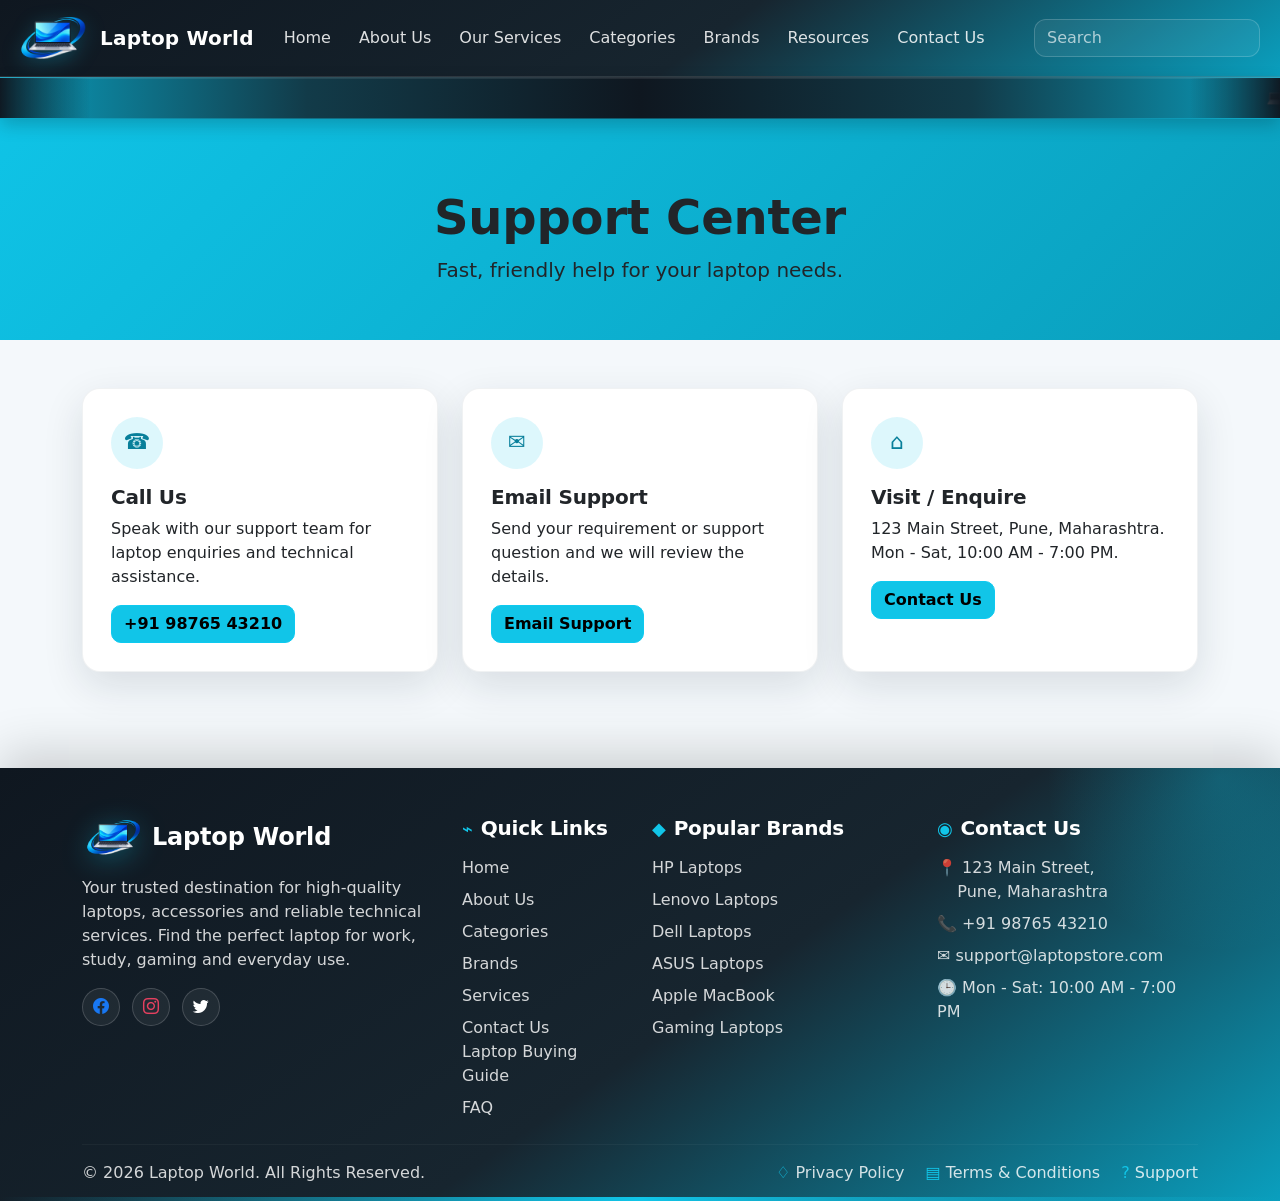
<file: support.html>
<!DOCTYPE html>
<html lang="en">
<head>
  <meta charset="UTF-8">
  <meta name="viewport" content="width=device-width, initial-scale=1.0">
  <title>Support Center | Laptop World</title>
  <meta name="description" content="Get help with laptop enquiries, accessories, setup, software and technical support.">
  <meta name="robots" content="index, follow">
  <meta name="theme-color" content="#11c5e8">
  <link href="https://cdn.jsdelivr.net/npm/bootstrap@5.3.8/dist/css/bootstrap.min.css" rel="stylesheet">
  <link rel="stylesheet" href="https://cdn.jsdelivr.net/npm/bootstrap-icons@1.13.1/font/bootstrap-icons.min.css">
  <link rel="stylesheet" href="css/styles.css">
  <link rel="stylesheet" href="css/enhancements.css">
    <link rel="stylesheet" href="css/pro-effects.css">
<script type="application/ld+json">
  {
    "@context": "https://schema.org",
    "@type": "Organization",
    "name": "Laptop World",
    "telephone": "+91 98765 43210",
    "email": "support@laptopstore.com",
    "address": {
      "@type": "PostalAddress",
      "streetAddress": "123 Main Street",
      "addressLocality": "Pune",
      "addressRegion": "Maharashtra",
      "addressCountry": "IN"
    }
  }
  </script>
</head>
<body>
<header>
  <nav class="navbar navbar-expand-lg bg-dark" data-bs-theme="dark" aria-label="Primary navigation">
    <div class="container-fluid">
      <a class="navbar-brand" href="index.html">
        <img src="images/slider images/lapptop logo.png" alt="Laptop World logo" width="80" height="50">
        Laptop World
      </a>
      <button class="navbar-toggler" type="button" data-bs-toggle="collapse" data-bs-target="#navbarSupportedContent" aria-controls="navbarSupportedContent" aria-expanded="false" aria-label="Toggle navigation">
        <span class="navbar-toggler-icon"></span>
      </button>
      <div class="collapse navbar-collapse" id="navbarSupportedContent">
        <ul class="navbar-nav me-auto mb-2 mb-lg-0">
          <li class="nav-item"><a class="nav-link" href="index.html">Home</a></li>
          <li class="nav-item"><a class="nav-link" href="about.html">About Us</a></li>
          <li class="nav-item"><a class="nav-link" href="services.html">Our Services</a></li>
          <li class="nav-item dropdown">
            <a class="nav-link dropdown-toggle" href="categories.html" role="button" data-bs-toggle="dropdown" aria-expanded="false">Categories</a>
            <ul class="dropdown-menu">
              <li><a class="dropdown-item" href="categories.html#gaming">Gaming Laptops</a></li>
              <li><a class="dropdown-item" href="categories.html#business">Business Laptops</a></li>
              <li><a class="dropdown-item" href="categories.html#student">Student Laptops</a></li>
              <li><a class="dropdown-item" href="categories.html#twoinone">2-in-1 Laptops</a></li>
              <li><a class="dropdown-item" href="categories.html#budget">Budget Laptops</a></li>
            </ul>
          </li>
          <li class="nav-item dropdown">
            <a class="nav-link dropdown-toggle" href="brands.html" role="button" data-bs-toggle="dropdown" aria-expanded="false">Brands</a>
            <ul class="dropdown-menu">
              <li><a class="dropdown-item" href="brands.html#hp">HP</a></li>
              <li><a class="dropdown-item" href="brands.html#dell">Dell</a></li>
              <li><a class="dropdown-item" href="brands.html#lenovo">Lenovo</a></li>
              <li><a class="dropdown-item" href="brands.html#asus">ASUS</a></li>
              <li><a class="dropdown-item" href="brands.html#apple">Apple</a></li>
            </ul>
          </li>
                      <li class="nav-item dropdown">
              <a class="nav-link dropdown-toggle" href="faq.html" role="button" data-bs-toggle="dropdown" aria-expanded="false">Resources</a>
              <ul class="dropdown-menu">
                <li><h6 class="dropdown-header">Helpful Resources</h6></li>
                <li><hr class="dropdown-divider"></li>
                <li><a class="dropdown-item" href="faq.html">FAQ</a></li>
                <li><a class="dropdown-item" href="laptop-guide.html">Laptop Buying Guide</a></li>
              </ul>
            </li>
<li class="nav-item"><a class="nav-link" href="contact.html">Contact Us</a></li>
        </ul>
        <form class="d-flex" role="search">
          <input class="form-control me-2" type="search" placeholder="Search" aria-label="Search">
        </form>
      </div>
    </div>
  </nav>

      <!-- Laptop World header marquee -->
      <div class="lw-marquee-bar" role="region" aria-label="Laptop World announcements">
        <marquee class="lw-marquee" behavior="scroll" direction="left" scrollamount="6" onmouseover="this.stop();" onmouseout="this.start();">
          💻 Laptop World &nbsp; • &nbsp; Quality Laptops &nbsp; • &nbsp; Trusted Brands &nbsp; • &nbsp; Expert Laptop Services &nbsp; • &nbsp; SSD &amp; RAM Upgrades &nbsp; • &nbsp; Laptop Repair &nbsp; • &nbsp; Best Deals for Students, Professionals &amp; Gamers &nbsp; • &nbsp; Contact Us for Support
        </marquee>
      </div>
</header>

<main id="main-content">
  <section class="lw-legal-hero text-center text-dark">
    <div class="container"><h1 class="display-5 fw-bold">Support Center</h1><p class="lead mb-0">Fast, friendly help for your laptop needs.</p></div>
  </section>
  <section class="py-5"><div class="container">
    <div class="row g-4 mb-5">
      <div class="col-md-4"><div class="lw-support-card"><div class="lw-icon-circle">☎</div><h2 class="h5 fw-bold">Call Us</h2><p>Speak with our support team for laptop enquiries and technical assistance.</p><a class="btn btn-info" href="tel:+919876543210">+91 98765 43210</a></div></div>
      <div class="col-md-4"><div class="lw-support-card"><div class="lw-icon-circle">✉</div><h2 class="h5 fw-bold">Email Support</h2><p>Send your requirement or support question and we will review the details.</p><a class="btn btn-info" href="mailto:support@laptopstore.com">Email Support</a></div></div>
      <div class="col-md-4"><div class="lw-support-card"><div class="lw-icon-circle">⌂</div><h2 class="h5 fw-bold">Visit / Enquire</h2><p>123 Main Street, Pune, Maharashtra. Mon - Sat, 10:00 AM - 7:00 PM.</p><a class="btn btn-info" href="contact.html">Contact Us</a></div></div>
    </div>
  </div></section>
</main>
<footer class="lw-footer text-white pt-5 pb-3" aria-label="Website footer">
  <div class="container">
    <div class="row g-4">
      <div class="col-lg-4 col-md-6">
        <div class="lw-footer-brand d-flex align-items-center gap-2 mb-3">
          <img src="images/slider images/lapptop logo.png" alt="Laptop World logo" width="62" height="44" loading="lazy">
          <h4 class="fw-bold mb-0">Laptop World</h4>
        </div>
        <p class="mt-3 mb-3">Your trusted destination for high-quality laptops, accessories and reliable technical services. Find the perfect laptop for work, study, gaming and everyday use.</p>
        <div class="lw-social" aria-label="Social media links">
          <a href="https://www.facebook.com/" aria-label="Facebook" title="Facebook"><i class="bi bi-facebook"></i></a>
          <a href="https://www.instagram.com/?hl=en" aria-label="Instagram" title="Instagram"><i class="bi bi-instagram"></i></a>
          <a href="https://x.com/" aria-label="Twitter" title="Twitter"><i class="bi bi-twitter"></i></a>
        </div>
      </div>

      <div class="col-lg-2 col-md-6">
        <h5 class="fw-bold mb-3">Quick Links</h5>
        <ul class="list-unstyled mb-0">
          <li class="mb-2"><a href="index.html" class="text-decoration-none">Home</a></li>
          <li class="mb-2"><a href="about.html" class="text-decoration-none">About Us</a></li>
          <li class="mb-2"><a href="categories.html" class="text-decoration-none">Categories</a></li>
          <li class="mb-2"><a href="brands.html" class="text-decoration-none">Brands</a></li>
          <li class="mb-2"><a href="services.html" class="text-decoration-none">Services</a></li>
          <li><a href="contact.html" class="text-decoration-none">Contact Us</a></li>
          <li class="mb-2"><a href="laptop-guide.html" class="text-decoration-none">Laptop Buying Guide</a></li>
          <li><a href="faq.html" class="text-decoration-none">FAQ</a></li>
        </ul>
      </div>

      <div class="col-lg-3 col-md-6">
        <h5 class="fw-bold mb-3">Popular Brands</h5>
        <ul class="list-unstyled mb-0">
          <li class="mb-2"><a href="brands.html#hp" class="text-decoration-none">HP Laptops</a></li>
          <li class="mb-2"><a href="brands.html#lenovo" class="text-decoration-none">Lenovo Laptops</a></li>
          <li class="mb-2"><a href="brands.html#dell" class="text-decoration-none">Dell Laptops</a></li>
          <li class="mb-2"><a href="brands.html#asus" class="text-decoration-none">ASUS Laptops</a></li>
          <li class="mb-2"><a href="brands.html#apple" class="text-decoration-none">Apple MacBook</a></li>
          <li><a href="categories.html#gaming" class="text-decoration-none">Gaming Laptops</a></li>
        </ul>
      </div>

      <div class="col-lg-3 col-md-6">
        <h5 class="fw-bold mb-3">Contact Us</h5>
        <p class="mb-2">📍 123 Main Street,<br>&nbsp;&nbsp;&nbsp;&nbsp;Pune, Maharashtra</p>
        <p class="mb-2">📞 <a href="tel:+919876543210" class="text-decoration-none">+91 98765 43210</a></p>
        <p class="mb-2">✉️ <a href="mailto:support@laptopstore.com" class="text-decoration-none">support@laptopstore.com</a></p>
        <p class="mb-0">🕒 Mon - Sat: 10:00 AM - 7:00 PM</p>
      </div>
    </div>

    <hr class="lw-divider mt-4">
    <div class="row align-items-center gy-2">
      <div class="col-md-6 text-center text-md-start">
        <p class="mb-0">© <span data-current-year>2026</span> Laptop World. All Rights Reserved.</p>
      </div>
      <div class="col-md-6 text-center text-md-end lw-legal">
        <a href="privacy-policy.html" class="text-decoration-none me-3">Privacy Policy</a>
        <a href="terms-conditions.html" class="text-decoration-none me-3">Terms &amp; Conditions</a>
        <a href="support.html" class="text-decoration-none">Support</a>
      </div>
    </div>
  </div>
</footer>
<script src="js/site.js" defer></script>
<script src="https://cdn.jsdelivr.net/npm/bootstrap@5.3.8/dist/js/bootstrap.bundle.min.js"></script>
</body>
</html>
</file>
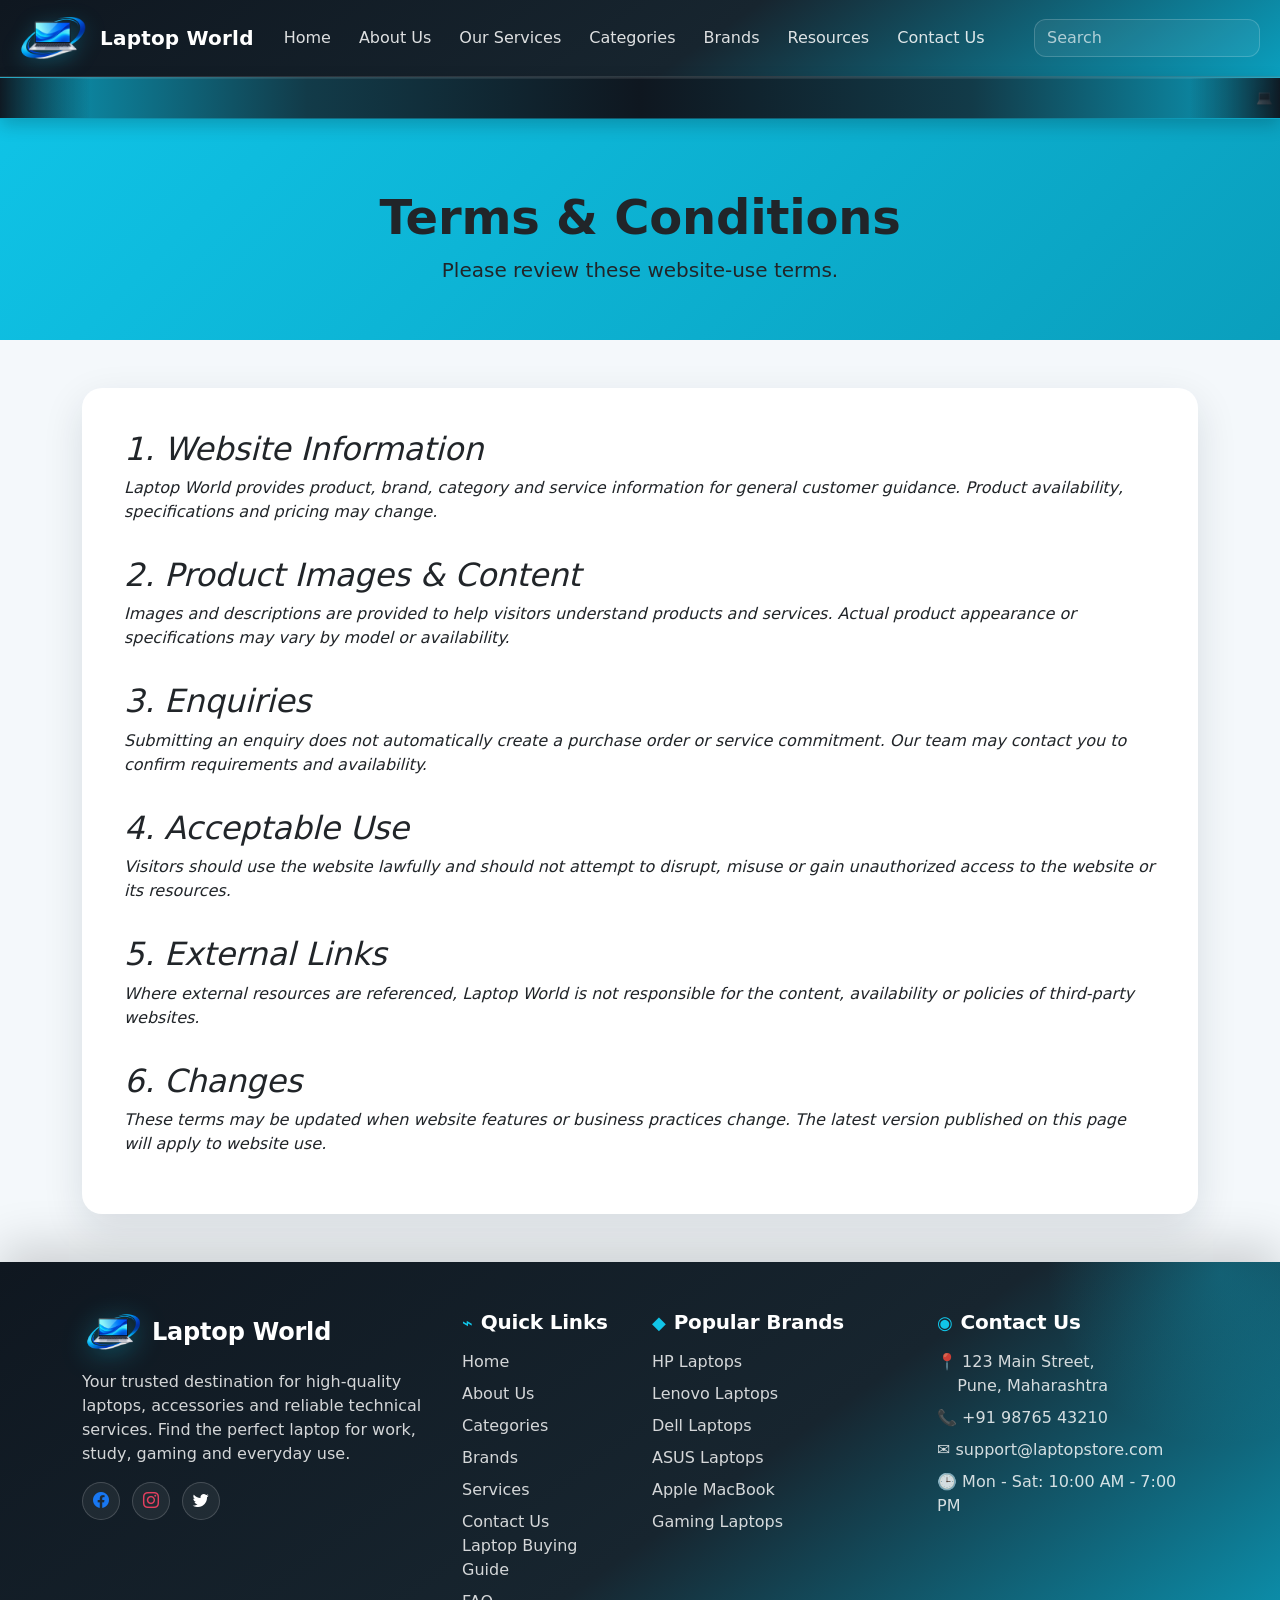
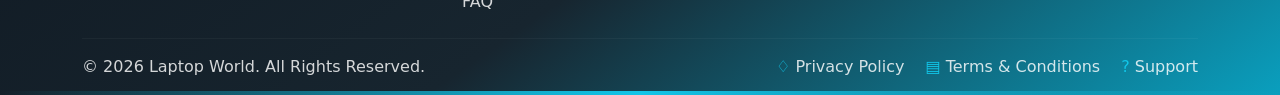
<file: terms-conditions.html>
<!DOCTYPE html>
<html lang="en">
<head>
  <meta charset="UTF-8">
  <meta name="viewport" content="width=device-width, initial-scale=1.0">
  <title>Terms & Conditions | Laptop World</title>
  <meta name="description" content="Terms that apply to the use of the Laptop World website and its information.">
  <meta name="robots" content="index, follow">
  <meta name="theme-color" content="#11c5e8">
  <link href="https://cdn.jsdelivr.net/npm/bootstrap@5.3.8/dist/css/bootstrap.min.css" rel="stylesheet">
  <link rel="stylesheet" href="https://cdn.jsdelivr.net/npm/bootstrap-icons@1.13.1/font/bootstrap-icons.min.css">
  <link rel="stylesheet" href="css/styles.css">
  <link rel="stylesheet" href="css/enhancements.css">
    <link rel="stylesheet" href="css/pro-effects.css">
<script type="application/ld+json">
  {
    "@context": "https://schema.org",
    "@type": "Organization",
    "name": "Laptop World",
    "telephone": "+91 98765 43210",
    "email": "support@laptopstore.com",
    "address": {
      "@type": "PostalAddress",
      "streetAddress": "123 Main Street",
      "addressLocality": "Pune",
      "addressRegion": "Maharashtra",
      "addressCountry": "IN"
    }
  }
  </script>
</head>
<body>
<header>
  <nav class="navbar navbar-expand-lg bg-dark" data-bs-theme="dark" aria-label="Primary navigation">
    <div class="container-fluid">
      <a class="navbar-brand" href="index.html">
        <img src="images/slider images/lapptop logo.png" alt="Laptop World logo" width="80" height="50">
        Laptop World
      </a>
      <button class="navbar-toggler" type="button" data-bs-toggle="collapse" data-bs-target="#navbarSupportedContent" aria-controls="navbarSupportedContent" aria-expanded="false" aria-label="Toggle navigation">
        <span class="navbar-toggler-icon"></span>
      </button>
      <div class="collapse navbar-collapse" id="navbarSupportedContent">
        <ul class="navbar-nav me-auto mb-2 mb-lg-0">
          <li class="nav-item"><a class="nav-link" href="index.html">Home</a></li>
          <li class="nav-item"><a class="nav-link" href="about.html">About Us</a></li>
          <li class="nav-item"><a class="nav-link" href="services.html">Our Services</a></li>
          <li class="nav-item dropdown">
            <a class="nav-link dropdown-toggle" href="categories.html" role="button" data-bs-toggle="dropdown" aria-expanded="false">Categories</a>
            <ul class="dropdown-menu">
              <li><a class="dropdown-item" href="categories.html#gaming">Gaming Laptops</a></li>
              <li><a class="dropdown-item" href="categories.html#business">Business Laptops</a></li>
              <li><a class="dropdown-item" href="categories.html#student">Student Laptops</a></li>
              <li><a class="dropdown-item" href="categories.html#twoinone">2-in-1 Laptops</a></li>
              <li><a class="dropdown-item" href="categories.html#budget">Budget Laptops</a></li>
            </ul>
          </li>
          <li class="nav-item dropdown">
            <a class="nav-link dropdown-toggle" href="brands.html" role="button" data-bs-toggle="dropdown" aria-expanded="false">Brands</a>
            <ul class="dropdown-menu">
              <li><a class="dropdown-item" href="brands.html#hp">HP</a></li>
              <li><a class="dropdown-item" href="brands.html#dell">Dell</a></li>
              <li><a class="dropdown-item" href="brands.html#lenovo">Lenovo</a></li>
              <li><a class="dropdown-item" href="brands.html#asus">ASUS</a></li>
              <li><a class="dropdown-item" href="brands.html#apple">Apple</a></li>
            </ul>
          </li>
                      <li class="nav-item dropdown">
              <a class="nav-link dropdown-toggle" href="faq.html" role="button" data-bs-toggle="dropdown" aria-expanded="false">Resources</a>
              <ul class="dropdown-menu">
                <li><h6 class="dropdown-header">Helpful Resources</h6></li>
                <li><hr class="dropdown-divider"></li>
                <li><a class="dropdown-item" href="faq.html">FAQ</a></li>
                <li><a class="dropdown-item" href="laptop-guide.html">Laptop Buying Guide</a></li>
              </ul>
            </li>
<li class="nav-item"><a class="nav-link" href="contact.html">Contact Us</a></li>
        </ul>
        <form class="d-flex" role="search">
          <input class="form-control me-2" type="search" placeholder="Search" aria-label="Search">
        </form>
      </div>
    </div>
  </nav>

      <!-- Laptop World header marquee -->
      <div class="lw-marquee-bar" role="region" aria-label="Laptop World announcements">
        <marquee class="lw-marquee" behavior="scroll" direction="left" scrollamount="6" onmouseover="this.stop();" onmouseout="this.start();">
          💻 Laptop World &nbsp; • &nbsp; Quality Laptops &nbsp; • &nbsp; Trusted Brands &nbsp; • &nbsp; Expert Laptop Services &nbsp; • &nbsp; SSD &amp; RAM Upgrades &nbsp; • &nbsp; Laptop Repair &nbsp; • &nbsp; Best Deals for Students, Professionals &amp; Gamers &nbsp; • &nbsp; Contact Us for Support
        </marquee>
      </div>
</header>
<main id="main-content">
  <section class="lw-legal-hero text-center text-dark">
    <div class="container"><h1 class="display-5 fw-bold">Terms &amp; Conditions</h1><p class="lead mb-0">Please review these website-use terms.</p></div>
  </section>
  <section class="py-5"><div class="container"><article class="lw-legal-card">
    <h2><em>1. Website Information</em></h2>
    <p><i>Laptop World provides product, brand, category and service information for general customer guidance. Product availability, specifications and pricing may change.</i></p>
    <h2><em>2. Product Images &amp; Content</em></h2>
    <p><i>Images and descriptions are provided to help visitors understand products and services. Actual product appearance or specifications may vary by model or availability.</i></p>
    <h2><em>3. Enquiries</em></h2>
    <p><i>Submitting an enquiry does not automatically create a purchase order or service commitment. Our team may contact you to confirm requirements and availability.</i></p>
    <h2><em>4. Acceptable Use</em></h2>
    <p><i>Visitors should use the website lawfully and should not attempt to disrupt, misuse or gain unauthorized access to the website or its resources.</i></p>
    <h2><em>5. External Links</em></h2>
    <p><em>Where external resources are referenced, Laptop World is not responsible for the content, availability or policies of third-party websites.</em></p>
    <h2><em>6. Changes</em></h2>
    <p><i>These terms may be updated when website features or business practices change. The latest version published on this page will apply to website use.</i></p>
  </article></div></section>
</main>
<footer class="lw-footer text-white pt-5 pb-3" aria-label="Website footer">
  <div class="container">
    <div class="row g-4">
      <div class="col-lg-4 col-md-6">
        <div class="lw-footer-brand d-flex align-items-center gap-2 mb-3">
          <img src="images/slider images/lapptop logo.png" alt="Laptop World logo" width="62" height="44" loading="lazy">
          <h4 class="fw-bold mb-0">Laptop World</h4>
        </div>
        <p class="mt-3 mb-3">Your trusted destination for high-quality laptops, accessories and reliable technical services. Find the perfect laptop for work, study, gaming and everyday use.</p>
        <div class="lw-social" aria-label="Social media links">
          <a href="https://www.facebook.com/" aria-label="Facebook" title="Facebook"><i class="bi bi-facebook"></i></a>
          <a href="https://www.instagram.com/?hl=en" aria-label="Instagram" title="Instagram"><i class="bi bi-instagram"></i></a>
          <a href="https://x.com/" aria-label="Twitter" title="Twitter"><i class="bi bi-twitter"></i></a>
        </div>
      </div>

      <div class="col-lg-2 col-md-6">
        <h5 class="fw-bold mb-3">Quick Links</h5>
        <ul class="list-unstyled mb-0">
          <li class="mb-2"><a href="index.html" class="text-decoration-none">Home</a></li>
          <li class="mb-2"><a href="about.html" class="text-decoration-none">About Us</a></li>
          <li class="mb-2"><a href="categories.html" class="text-decoration-none">Categories</a></li>
          <li class="mb-2"><a href="brands.html" class="text-decoration-none">Brands</a></li>
          <li class="mb-2"><a href="services.html" class="text-decoration-none">Services</a></li>
          <li><a href="contact.html" class="text-decoration-none">Contact Us</a></li>
          <li class="mb-2"><a href="laptop-guide.html" class="text-decoration-none">Laptop Buying Guide</a></li>
          <li><a href="faq.html" class="text-decoration-none">FAQ</a></li>
        </ul>
      </div>

      <div class="col-lg-3 col-md-6">
        <h5 class="fw-bold mb-3">Popular Brands</h5>
        <ul class="list-unstyled mb-0">
          <li class="mb-2"><a href="brands.html#hp" class="text-decoration-none">HP Laptops</a></li>
          <li class="mb-2"><a href="brands.html#lenovo" class="text-decoration-none">Lenovo Laptops</a></li>
          <li class="mb-2"><a href="brands.html#dell" class="text-decoration-none">Dell Laptops</a></li>
          <li class="mb-2"><a href="brands.html#asus" class="text-decoration-none">ASUS Laptops</a></li>
          <li class="mb-2"><a href="brands.html#apple" class="text-decoration-none">Apple MacBook</a></li>
          <li><a href="categories.html#gaming" class="text-decoration-none">Gaming Laptops</a></li>
        </ul>
      </div>

      <div class="col-lg-3 col-md-6">
        <h5 class="fw-bold mb-3">Contact Us</h5>
        <p class="mb-2">📍 123 Main Street,<br>&nbsp;&nbsp;&nbsp;&nbsp;Pune, Maharashtra</p>
        <p class="mb-2">📞 <a href="tel:+919876543210" class="text-decoration-none">+91 98765 43210</a></p>
        <p class="mb-2">✉️ <a href="mailto:support@laptopstore.com" class="text-decoration-none">support@laptopstore.com</a></p>
        <p class="mb-0">🕒 Mon - Sat: 10:00 AM - 7:00 PM</p>
      </div>
    </div>

    <hr class="lw-divider mt-4">
    <div class="row align-items-center gy-2">
      <div class="col-md-6 text-center text-md-start">
        <p class="mb-0">© <span data-current-year>2026</span> Laptop World. All Rights Reserved.</p>
      </div>
      <div class="col-md-6 text-center text-md-end lw-legal">
        <a href="privacy-policy.html" class="text-decoration-none me-3">Privacy Policy</a>
        <a href="terms-conditions.html" class="text-decoration-none me-3">Terms &amp; Conditions</a>
        <a href="support.html" class="text-decoration-none">Support</a>
      </div>
    </div>
  </div>
</footer>
<script src="js/site.js" defer></script>
<script src="https://cdn.jsdelivr.net/npm/bootstrap@5.3.8/dist/js/bootstrap.bundle.min.js"></script>
</body>
</html>
</file>
<file: css/styles.css>
/* ===== about.html ===== */
.carousel-item img {
    width: 80%;
    height: 550px;
    object-fit: cover;
  }

.card:hover{
      background-color: black;
      color: white;
    }

/* ===== brands.html ===== */
/* =========================
           PAGE HEADING
        ========================= */

        .brand-heading {
            padding: 50px 20px;
            text-align: center;
        }

        .brand-heading h1 {
            font-weight: bold;
            margin-bottom: 10px;
        }

        .brand-heading p {
            margin-bottom: 0;
        }


        /* =========================
           BRAND SECTION
        ========================= */

        .brand-section {
            padding: 30px 0;
            scroll-margin-top: 80px;
        }


        /* =========================
           BRAND BOX
        ========================= */

        .brand-box {
            padding: 20px 0;
            border-bottom: 0px solid #ddd;
        }


        /* =========================
           BRAND HEADING
        ========================= */

        .brand-box h1 {
            font-size: 32px;
            font-weight: bold;
            margin-bottom: 25px;
        }


        /* =========================
           BRAND IMAGE
        ========================= */

        .brand-image {
            width: 100%;
            height: 350px;

            object-fit: contain;

            background-color: #f8f9fa;

            border: 1px solid #ddd;
            border-radius: 10px;

            padding: 20px;
        }


        /* =========================
           BRAND VIDEO
        ========================= */

        .brand-video {
            width: 100%;
            height: 350px;

            object-fit: cover;

            background-color: #000;

            border-radius: 10px;

            border: 1px solid #ddd;
        }


        /* =========================
           NAVBAR
        ========================= */

        .navbar {
            position: sticky;
            top: 0;
            z-index: 1000;
        }


        /* =========================
           DROPDOWN
        ========================= */

        .dropdown-menu {
            z-index: 2000;
        }


        /* =========================
           FOOTER
        ========================= */

        footer a:hover {
            text-decoration: underline !important;
        }


        /* =========================
           MOBILE
        ========================= */

        @media (max-width: 768px) {

            .brand-image,
            .brand-video {
                height: 280px;
            }

            .brand-box h1 {
                font-size: 28px;
            }

        }

/* ===== categories.html ===== */
body {
            background-color: #f8f9fa;
        }

        .category-section {
            padding: 30px 0;
        }

        .category-title {
            font-weight: bold;
            margin-bottom: 40px;
        }

        .laptop-card {
            border: none;
            border-radius: 15px;
            overflow: hidden;
            transition: 0.3s;
            height: 100%;
            box-shadow: 0 4px 15px rgba(0,0,0,0.1);
        }

        .laptop-card:hover {
            transform: translateY(-8px);
            box-shadow: 0 8px 25px rgba(0,0,0,0.2);
        }

        .laptop-card img {
            width: 100%;
            height: 300px;
            object-fit: contain;
            background-color: white;
            padding: 15px;
        }

        .laptop-card .card-body {
            padding: 20px;
        }

        .price {
            font-size: 20px;
            font-weight: bold;
            color: #0d6efd;
        }

        .category-banner {
            background-color: #0d6efd;
            color: white;
            padding: 50px 20px;
            text-align: center;
        }

        .category-banner h1 {
            font-weight: bold;
        }

        .category-section:nth-child(even) {
            background-color: #ffffff;
        }

        footer {
            background-color: #0d6efd;
        }

        html {
            scroll-behavior: smooth;
        }

/* ===== contact.html ===== */
.carousel-item img {
    width: 80%;
    height: 550px;
    object-fit: cover;
  }

/* PAGE HEADING */

.brand-heading {
    background-color: #f8f9fa;
    padding: 50px 20px;
    text-align: center;
}

.brand-heading h1 {
    font-weight: bold;
    margin-bottom: 10px;
}

.brand-heading p {
    color: #666;
    margin-bottom: 0;

  
}

/* ===== index.html ===== */
.carousel-item img {
    width: 80%;
    height: 550px;
    object-fit: cover;
  }

.card:hover{
        background-color:black;
        color:white;
      }

/* ===== services.html ===== */
/* Service cards */
        .service-card {
            height: 100%;
            transition: 0.3s;
            border-radius: 10px;
            overflow: hidden;
        }

        .service-card:hover {
            transform: translateY(-8px);
            box-shadow: 0 8px 20px rgba(0, 0, 0, 0.2);
        }

        .service-card img {
            height: 185px;
            width: 100%;
            object-fit: cover;
        }

        .service-card .card-body {
            min-height: 205px;
        }

        /* Modal images */
        .modal-main-image {
            width: 100%;
            height: 350px;
            object-fit: contain;
            border-radius: 10px;
        }

        .service-small-image {
            width: 100%;
            height: 220px;
            object-fit: cover;
            border-radius: 10px;
        }

        /* Footer */
        footer a:hover {
            text-decoration: underline !important;
        }


/* ===== COMMON SITE BEHAVIOR ===== */
/* Keep the navigation visible while the page is scrolled. */
.navbar {
    position: sticky;
    top: 0;
    z-index: 1030;
}

/* Keep dropdown menus above page content when the navbar is sticky. */
.dropdown-menu {
    z-index: 2000;
}


/* Sticky navigation - applied site-wide */
.navbar,
nav.navbar,
header .navbar {
    position: sticky !important;
    top: 0 !important;
    z-index: 1030 !important;
}



/* sticky  */
.site-header,
.navbar,
.navbar-container,
.main-navbar,
header {
  position: sticky;
  top: 0;
  z-index: 1000;
}

.border{
    box-shadow: 20px 30px 40px gray;
}
</file>
<file: css/pro-effects.css>
/* =========================================================
   Laptop World — Premium Effects Layer v2
   Additive visual layer: existing content and images remain intact.
   ========================================================= */
:root {
  --lw-cyan: #11c5e8;
  --lw-cyan-dark: #079fbe;
  --lw-navy: #101b24;
  --lw-ink: #17212b;
  --lw-soft: #f4f8fb;
  --lw-line: rgba(17, 197, 232, .22);
  --lw-shadow-strong: 0 24px 70px rgba(13, 35, 50, .18);
}

/* True site-wide sticky navigation */
html { scroll-padding-top: 82px; }
body { overflow-x: hidden; }
header {
  position: sticky !important;
  top: 0;
  z-index: 2100;
}
header .navbar {
  position: relative !important;
}

/* Premium dropdown: heading first, options underneath */
.navbar .dropdown-menu {
  min-width: 245px;
  padding: 10px;
  margin-top: 9px;
  background: rgba(255,255,255,.98);
  border: 1px solid var(--lw-line);
  box-shadow: 0 24px 55px rgba(5, 23, 33, .22);
  backdrop-filter: blur(14px);
}
.navbar .dropdown-header {
  padding: 8px 12px 7px;
  color: #087f9a;
  font-size: .76rem;
  font-weight: 800;
  letter-spacing: .09em;
  text-transform: uppercase;
}
.navbar .dropdown-divider { margin: 5px 4px 7px; border-color: rgba(17,197,232,.2); }
.navbar .dropdown-item {
  display: flex;
  align-items: center;
  gap: 9px;
  font-weight: 600;
}
.navbar .dropdown-item::before {
  content: "›";
  color: var(--lw-cyan-dark);
  font-size: 1.15rem;
  line-height: 1;
  transition: transform .2s ease;
}
.navbar .dropdown-item:hover::before { transform: translateX(3px); }

/* Home page motion */
body.lw-home .carousel-item::before {
  content: "";
  position: absolute;
  inset: 12% auto auto 8%;
  width: 120px;
  height: 120px;
  border: 1px solid rgba(255,255,255,.2);
  border-radius: 50%;
  box-shadow: 0 0 0 22px rgba(255,255,255,.035), 0 0 0 44px rgba(255,255,255,.02);
  z-index: 1;
  animation: lw-orbit 9s linear infinite;
  pointer-events: none;
}
body.lw-home main > section {
  animation: lw-section-rise .8s both;
}
body.lw-home main > section:nth-of-type(2) { animation-delay: .08s; }
body.lw-home main > section:nth-of-type(3) { animation-delay: .16s; }
body.lw-home main > section:nth-of-type(4) { animation-delay: .24s; }
body.lw-home .card::after,
body.lw-home .service-card::after,
body.lw-home .laptop-card::after {
  content: "";
  position: absolute;
  inset: 0;
  pointer-events: none;
  border-radius: inherit;
  background: linear-gradient(115deg, transparent 35%, rgba(255,255,255,.28) 50%, transparent 65%);
  transform: translateX(-120%);
  transition: transform .8s ease;
}
body.lw-home .card:hover::after,
body.lw-home .service-card:hover::after,
body.lw-home .laptop-card:hover::after { transform: translateX(120%); }

/* About page motion */
body.lw-about .lw-about-hero {
  overflow: hidden;
  box-shadow: inset 0 -35px 70px rgba(4, 35, 45, .12);
}
body.lw-about .lw-about-hero::after {
  content: "";
  position: absolute;
  width: 300px;
  height: 300px;
  right: -80px;
  top: -120px;
  border-radius: 50%;
  border: 1px solid rgba(255,255,255,.28);
  box-shadow: 0 0 0 35px rgba(255,255,255,.04), 0 0 0 70px rgba(255,255,255,.025);
  animation: lw-float 7s ease-in-out infinite;
  pointer-events: none;
}
body.lw-about .card {
  position: relative;
  overflow: hidden;
}
body.lw-about .card:hover { transform: translateY(-10px) rotateX(1deg); }
body.lw-about .card::before {
  content: "";
  position: absolute;
  left: 0;
  top: 0;
  width: 100%;
  height: 4px;
  background: linear-gradient(90deg, var(--lw-cyan), #77eaff, var(--lw-cyan));
  transform: scaleX(0);
  transform-origin: left;
  transition: transform .35s ease;
}
body.lw-about .card:hover::before { transform: scaleX(1); }

/* Contact page — professional form frame */
body.lw-contact main .row > [class*="col-"] > h2 {
  font-weight: 800;
  color: var(--lw-ink);
}
body.lw-contact main .row > [class*="col-"] > iframe {
  border: 1px solid rgba(17,197,232,.25) !important;
  border-radius: 22px;
  padding: 7px;
  background: #fff;
  box-shadow: var(--lw-shadow-strong);
}
body.lw-contact form {
  position: relative;
  padding: 7px;
}
body.lw-contact form fieldset {
  position: relative;
  border: 1px solid rgba(17,197,232,.38);
  border-radius: 24px;
  padding: 30px;
  background: linear-gradient(145deg, #fff, #f8fcfd);
  box-shadow: 0 20px 55px rgba(12, 39, 52, .14), 0 0 0 7px rgba(17,197,232,.035);
}
body.lw-contact form fieldset::before {
  content: "";
  position: absolute;
  width: 85px;
  height: 85px;
  right: -25px;
  top: -25px;
  border-radius: 50%;
  border: 1px solid rgba(17,197,232,.2);
  box-shadow: 0 0 0 13px rgba(17,197,232,.035);
  pointer-events: none;
}
body.lw-contact .contact-form {
  display: inline-flex;
  align-items: center;
  gap: 8px;
  margin-top: -50px;
  padding: 8px 16px;
  border-radius: 12px;
  background: var(--lw-navy);
  color: #fff;
  border: 1px solid rgba(17,197,232,.45);
  box-shadow: 0 12px 28px rgba(0,0,0,.18);
}
body.lw-contact .contact-form::before { content: "✦"; color: var(--lw-cyan); }
body.lw-contact .form-label { font-weight: 700; color: #334955; }
body.lw-contact .form-control {
  border: 1px solid rgba(20, 55, 70, .16);
  border-radius: 12px;
  min-height: 48px;
  transition: border-color .2s ease, box-shadow .2s ease, transform .2s ease;
}
body.lw-contact .form-control:focus {
  border-color: var(--lw-cyan);
  box-shadow: 0 0 0 .22rem rgba(17,197,232,.13), 0 8px 24px rgba(17,197,232,.08);
  transform: translateY(-1px);
}
body.lw-contact .btn-primary {
  border: 0;
  background: linear-gradient(135deg, var(--lw-cyan), var(--lw-cyan-dark));
  box-shadow: 0 12px 28px rgba(17,197,232,.25);
}
body.lw-contact .btn-secondary { box-shadow: none; }

/* Shared section polish */
.category-section,
.brand-section { overflow: hidden; }
.category-section::before,
.brand-section::before {
  content: "";
  position: absolute;
  width: 240px;
  height: 240px;
  right: -110px;
  bottom: -130px;
  border-radius: 50%;
  border: 1px solid rgba(17,197,232,.12);
  box-shadow: 0 0 0 28px rgba(17,197,232,.025);
  pointer-events: none;
}
.category-title,
.brand-section h2 { position: relative; }
.category-title::after,
.brand-section h2::after {
  content: "";
  display: block;
  width: 58px;
  height: 3px;
  margin: 10px auto 0;
  border-radius: 99px;
  background: linear-gradient(90deg, var(--lw-cyan), var(--lw-cyan-dark));
  box-shadow: 0 3px 12px rgba(17,197,232,.25);
}

/* Footer icon system — consistent on every page */
footer.lw-footer h5::before {
  display: inline-block;
  margin-right: 8px;
  color: var(--lw-cyan);
  font-size: .9em;
}
footer.lw-footer .col-lg-2 h5::before { content: "⌁"; }
footer.lw-footer .col-lg-3 h5::before { content: "◆"; }
footer.lw-footer .col-lg-3:last-child h5::before { content: "◉"; }
footer.lw-footer .lw-legal a::before { margin-right: 5px; color: var(--lw-cyan); }
footer.lw-footer .lw-legal a[href*="privacy"]::before { content: "♢"; }
footer.lw-footer .lw-legal a[href*="terms"]::before { content: "▤"; }
footer.lw-footer .lw-legal a[href*="support"]::before { content: "?"; }
footer.lw-footer .lw-social a { position: relative; overflow: hidden; }
footer.lw-footer .lw-social a::after {
  content: "";
  position: absolute;
  inset: 0;
  border-radius: 50%;
  border: 1px solid rgba(255,255,255,.28);
  transform: scale(.65);
  opacity: 0;
  transition: transform .25s ease, opacity .25s ease;
}
footer.lw-footer .lw-social a:hover::after { transform: scale(1); opacity: 1; }

/* New page cards */
.lw-feature-hero {
  position: relative;
  overflow: hidden;
  background: linear-gradient(135deg, #0fc3e6, #0a9fbd);
  color: #fff;
  padding: 72px 0 62px;
}
.lw-feature-hero::before,
.lw-feature-hero::after {
  content: "";
  position: absolute;
  border-radius: 50%;
  border: 1px solid rgba(255,255,255,.22);
}
.lw-feature-hero::before { width: 340px; height: 340px; right: -100px; top: -160px; }
.lw-feature-hero::after { width: 190px; height: 190px; left: -80px; bottom: -100px; }
.lw-feature-card {
  height: 100%;
  padding: 28px;
  background: #fff;
  border: 1px solid rgba(17,197,232,.14);
  border-radius: 20px;
  box-shadow: var(--lw-shadow-strong);
  transition: transform .3s ease, box-shadow .3s ease;
}
.lw-feature-card:hover { transform: translateY(-8px); box-shadow: 0 28px 70px rgba(13,35,50,.22); }
.lw-feature-icon {
  width: 52px; height: 52px;
  display: grid; place-items: center;
  border-radius: 16px;
  background: rgba(17,197,232,.13);
  color: #087f9a;
  font-size: 1.35rem;
  margin-bottom: 16px;
}
.lw-faq .accordion-item { border: 1px solid rgba(17,197,232,.14); border-radius: 14px !important; overflow: hidden; margin-bottom: 12px; box-shadow: 0 10px 30px rgba(13,35,50,.08); }
.lw-faq .accordion-button { font-weight: 700; box-shadow: none !important; }
.lw-faq .accordion-button:not(.collapsed) { background: rgba(17,197,232,.1); color: #087f9a; }

@keyframes lw-orbit { to { transform: rotate(360deg); } }
@keyframes lw-float { 0%,100% { transform: translateY(0) rotate(0); } 50% { transform: translateY(16px) rotate(4deg); } }
@keyframes lw-section-rise { from { opacity: 0; transform: translateY(18px); } to { opacity: 1; transform: translateY(0); } }

@media (max-width: 991.98px) {
  header { position: sticky !important; }
  .navbar .dropdown-menu { margin-top: 4px; box-shadow: 0 16px 35px rgba(0,0,0,.18); }
}
@media (max-width: 767.98px) {
  body.lw-contact form fieldset { padding: 24px 18px 20px; border-radius: 18px; }
  body.lw-contact .contact-form { margin-top: -42px; }
  .lw-feature-hero { padding: 52px 0 46px; }
}
@media (prefers-reduced-motion: reduce) {
  body.lw-home main > section,
  body.lw-home .carousel-item::before,
  body.lw-about .lw-about-hero::after { animation: none !important; }
}

/* =========================================================
   Laptop World — Requested final polish
   ========================================================= */

/* Keep every page header solid black and clearly separated. */
header,
header .navbar,
.navbar.bg-dark {
  background: #070b0f !important;
  color: #fff;
}
header .navbar {
  border-bottom: 1px solid rgba(255,255,255,.12);
}

/* Black dropdown system: heading first, then the options. */
.navbar .dropdown-menu {
  background: #080d12 !important;
  border: 1px solid rgba(17,197,232,.30) !important;
  border-radius: 16px;
  min-width: 255px;
  padding: 10px;
  box-shadow: 0 24px 60px rgba(0,0,0,.42);
}
.navbar .dropdown-header {
  color: #11c5e8 !important;
  background: transparent !important;
  padding: 10px 12px 8px;
  font-weight: 800;
}
.navbar .dropdown-divider {
  border-color: rgba(255,255,255,.12) !important;
}
.navbar .dropdown-item {
  color: rgba(255,255,255,.90) !important;
  background: transparent !important;
  padding: 10px 12px;
}
.navbar .dropdown-item:hover,
.navbar .dropdown-item:focus {
  color: #fff !important;
  background: rgba(17,197,232,.15) !important;
}
.navbar .dropdown-item::before {
  color: #11c5e8;
}

/* About-image automatic sliders on Home and About pages. */
.lw-auto-slider {
  position: relative;
  width: 100%;
  min-height: 280px;
  overflow: hidden;
  border-radius: 22px;
  background: #0b1218;
  box-shadow: 0 24px 60px rgba(7,20,28,.22);
  isolation: isolate;
}
.lw-auto-slider .lw-slider-image {
  position: absolute;
  inset: 0;
  width: 100% !important;
  height: 100% !important;
  min-height: 280px;
  object-fit: cover;
  opacity: 0;
  transform: scale(1.06) translateX(18px);
  filter: saturate(.92);
  transition: opacity .8s ease, transform 1.1s cubic-bezier(.2,.7,.2,1), filter .8s ease;
}
.lw-auto-slider .lw-slider-image.is-active {
  opacity: 1;
  transform: scale(1) translateX(0);
  filter: saturate(1);
}
.lw-auto-slider::after {
  content: "";
  position: absolute;
  inset: 0;
  z-index: 1;
  pointer-events: none;
  background: linear-gradient(135deg, rgba(5,15,22,.10), transparent 55%, rgba(17,197,232,.13));
}
.lw-slider-dots {
  position: absolute;
  z-index: 3;
  left: 50%;
  bottom: 14px;
  display: flex;
  gap: 7px;
  transform: translateX(-50%);
}
.lw-slider-dot {
  width: 8px;
  height: 8px;
  border: 0;
  border-radius: 50%;
  background: rgba(255,255,255,.55);
  box-shadow: 0 2px 10px rgba(0,0,0,.25);
  transition: width .25s ease, background .25s ease, transform .25s ease;
}
.lw-slider-dot.is-active {
  width: 24px;
  border-radius: 99px;
  background: #11c5e8;
}
.lw-about-slider { min-height: 300px; }

/* New Services page opening section. */
.lw-services-hero {
  position: relative;
  overflow: hidden;
  background:
    radial-gradient(circle at 85% 15%, rgba(17,197,232,.22), transparent 28%),
    linear-gradient(135deg, #f6fbfd 0%, #e8f7fa 52%, #ffffff 100%);
}
.lw-services-hero::before {
  content: "";
  position: absolute;
  width: 360px;
  height: 360px;
  right: -150px;
  bottom: -180px;
  border: 1px solid rgba(17,197,232,.22);
  border-radius: 50%;
  box-shadow: 0 0 0 30px rgba(17,197,232,.035), 0 0 0 60px rgba(17,197,232,.02);
}
.lw-eyebrow {
  display: inline-block;
  margin-bottom: 12px;
  color: #0786a2;
  font-size: .76rem;
  font-weight: 900;
  letter-spacing: .13em;
}
.lw-service-visual {
  position: relative;
  overflow: hidden;
  border-radius: 26px;
  background: #0a1218;
  box-shadow: 0 28px 70px rgba(9,32,43,.22);
  transform: rotate(1deg);
}
.lw-service-visual img {
  display: block;
  width: 100%;
  aspect-ratio: 4 / 3;
  object-fit: cover;
  opacity: .92;
  transition: transform .8s ease;
}
.lw-service-visual:hover img { transform: scale(1.045); }
.lw-service-badge {
  position: absolute;
  left: 18px;
  right: 18px;
  bottom: 18px;
  display: flex;
  align-items: center;
  justify-content: space-between;
  gap: 15px;
  padding: 14px 16px;
  border: 1px solid rgba(255,255,255,.16);
  border-radius: 15px;
  background: rgba(5,12,17,.78);
  color: #fff;
  backdrop-filter: blur(12px);
}
.lw-service-badge span { color: rgba(255,255,255,.72); font-size: .88rem; }
.lw-service-highlight {
  display: flex;
  align-items: center;
  gap: 14px;
  min-height: 68px;
  padding: 15px 18px;
  border: 1px solid rgba(9,58,72,.09);
  border-radius: 15px;
  background: rgba(255,255,255,.76);
  box-shadow: 0 12px 30px rgba(12,42,52,.08);
}
.lw-service-highlight strong { color: #0786a2; font-size: .82rem; }
.lw-service-highlight span { font-weight: 700; color: #17212b; }
.lw-product-table {
  overflow: hidden;
  border: 1px solid rgba(9,58,72,.10);
  border-radius: 18px;
  background: #fff;
  box-shadow: 0 16px 40px rgba(17,35,50,.09);
}
.lw-product-table thead th {
  background: #080d12;
  color: #fff;
  border-color: rgba(255,255,255,.12);
}
.lw-product-table tbody tr { transition: transform .2s ease, background .2s ease; }
.lw-product-table tbody tr:hover { background: rgba(17,197,232,.07); }

/* Avoid hidden text/visual overflow on smaller screens. */
@media (max-width: 767.98px) {
  .lw-auto-slider,
  .lw-auto-slider .lw-slider-image { min-height: 230px; }
  .lw-about-slider { min-height: 250px; }
  .lw-service-badge { align-items: flex-start; flex-direction: column; gap: 3px; }
  .lw-services-hero .display-5 { font-size: 2.15rem; }
}

@media (prefers-reduced-motion: reduce) {
  .lw-auto-slider .lw-slider-image { transition: none !important; transform: none !important; }
  .lw-service-visual img { transition: none !important; }
}

/* Final site-wide navbar/footer visual match */
header .navbar,
.navbar,
.navbar.bg-dark {
  background: linear-gradient(145deg, #0f1720, #17252f 55%, #0a9fbe) !important;
  background-color: #0f1720 !important;
  border-bottom: 1px solid rgba(255,255,255,.12);
}

/* Keep the professional marquee visually connected to the footer palette. */
.lw-marquee-bar {
  background: linear-gradient(90deg, #0a9fbe 0%, #123b49 24%, #0f1720 50%, #123b49 76%, #0a9fbe 100%);
}
</file>
<file: css/enhancements.css>
/* =========================================================
   Laptop World — Professional UI Enhancements
   Visual-only layer: keeps existing Bootstrap/content/images.
   ========================================================= */
:root {
  --lw-cyan: #11c5e8;
  --lw-cyan-dark: #079fc0;
  --lw-navy: #17212b;
  --lw-navy-2: #202a34;
  --lw-surface: #ffffff;
  --lw-soft: #f4f8fb;
  --lw-shadow: 0 14px 40px rgba(17, 35, 50, 0.12);
  --lw-shadow-hover: 0 22px 55px rgba(17, 35, 50, 0.20);
  --lw-radius: 18px;
}

html { scroll-behavior: smooth; }
body {
  overflow-x: hidden;
  background: var(--lw-soft);
}

/* Accessibility */
.skip-link {
  position: fixed;
  top: -60px;
  left: 16px;
  z-index: 3000;
  background: var(--lw-cyan);
  color: #08202a;
  padding: 10px 16px;
  border-radius: 0 0 10px 10px;
  font-weight: 700;
  text-decoration: none;
  transition: top .2s ease;
}
.skip-link:focus { top: 0; }

/* Reading progress */
#lw-progress {
  position: fixed;
  inset: 0 auto auto 0;
  width: 0;
  height: 3px;
  z-index: 3000;
  background: linear-gradient(90deg, var(--lw-cyan), #6de7ff);
  box-shadow: 0 0 12px rgba(17, 197, 232, .75);
}

/* Navbar */
header { position: relative; z-index: 2000; }
.navbar {
  position: sticky;
  top: 0;
  z-index: 2000;
  min-height: 76px;
  background: linear-gradient(145deg, #0f1720, #17252f 55%, #0a9fbe) !important;
  border-bottom: 1px solid rgba(17, 197, 232, .18);
  box-shadow: 0 8px 28px rgba(0,0,0,.18);
  transition: box-shadow .25s ease, background .25s ease, transform .25s ease;
}
.navbar.lw-scrolled {
  box-shadow: 0 12px 35px rgba(0,0,0,.30);
  background: rgba(17, 25, 32, .96) !important;
  backdrop-filter: blur(12px);
}
.navbar-brand {
  display: inline-flex;
  align-items: center;
  gap: 8px;
  font-weight: 800;
  letter-spacing: .2px;
  transition: transform .25s ease, color .25s ease;
}
.navbar-brand img {
  object-fit: contain;
  filter: drop-shadow(0 5px 10px rgba(17, 197, 232, .30));
  transition: transform .35s ease;
}
.navbar-brand:hover { transform: translateY(-1px); color: #fff !important; }
.navbar-brand:hover img { transform: rotate(-4deg) scale(1.06); }
.navbar .nav-link {
  position: relative;
  border-radius: 9px;
  margin: 0 2px;
  padding: 9px 12px !important;
  color: rgba(255,255,255,.86) !important;
  transition: color .2s ease, background .2s ease, transform .2s ease;
}
.navbar .nav-link::after {
  content: "";
  position: absolute;
  left: 12px;
  right: 12px;
  bottom: 4px;
  height: 2px;
  border-radius: 20px;
  background: var(--lw-cyan);
  transform: scaleX(0);
  transform-origin: center;
  transition: transform .25s ease;
}
.navbar .nav-link:hover,
.navbar .nav-link:focus,
.navbar .nav-link.active {
  background: rgba(17,197,232,.13) !important;
  color: #fff !important;
}
.navbar .nav-link:hover::after,
.navbar .nav-link:focus::after,
.navbar .nav-link.active::after { transform: scaleX(1); }
.navbar .nav-link.active.bg-info { background: var(--lw-cyan) !important; color: #08202a !important; }
.navbar .nav-link.active.bg-info::after { background: #08202a; }
.navbar .form-control {
  min-width: 210px;
  border-radius: 12px;
  border: 1px solid rgba(255,255,255,.18);
  background: rgba(255,255,255,.06);
  color: #fff;
  transition: border-color .2s ease, box-shadow .2s ease, background .2s ease;
}
.navbar .form-control::placeholder { color: rgba(255,255,255,.65); }
.navbar .form-control:focus {
  background: rgba(255,255,255,.10);
  border-color: var(--lw-cyan);
  box-shadow: 0 0 0 .2rem rgba(17,197,232,.15);
}
.dropdown-menu {
  border: 1px solid rgba(17,197,232,.18);
  border-radius: 13px;
  padding: 8px;
  box-shadow: 0 18px 45px rgba(0,0,0,.18);
  animation: lw-menu-in .18s ease both;
}
.dropdown-item {
  border-radius: 8px;
  padding: 9px 12px;
  transition: background .2s ease, color .2s ease, transform .2s ease;
}
.dropdown-item:hover, .dropdown-item:focus {
  background: rgba(17,197,232,.13);
  color: #087f9a;
  transform: translateX(3px);
}
@keyframes lw-menu-in { from { opacity: 0; transform: translateY(-6px); } to { opacity: 1; transform: translateY(0); } }

/* Hero / carousel */
.carousel { overflow: hidden; }
.carousel-item { position: relative; }
.carousel-item::after {
  content: "";
  position: absolute;
  inset: 0;
  background: linear-gradient(90deg, rgba(5,14,20,.54), rgba(5,14,20,.06) 65%, rgba(5,14,20,.20));
  pointer-events: none;
}
.carousel-caption { z-index: 2; text-shadow: 0 4px 18px rgba(0,0,0,.45); }
.carousel-caption h5 { font-size: clamp(1.4rem, 3vw, 2.5rem); font-weight: 800; }
.carousel-caption p { font-size: 1.05rem; }
.carousel-item img { transition: transform 7s ease; }
.carousel-item.active img { transform: scale(1.035); }
.carousel-control-prev, .carousel-control-next { z-index: 3; }
.carousel-indicators [data-bs-target] { border-radius: 99px; height: 4px; transition: width .25s ease; }
.carousel-indicators .active { width: 34px; }

/* Generic sections */
section { position: relative; }
section > .container, section > .container-fluid { position: relative; z-index: 1; }
h1, h2, h3, h4, h5 { letter-spacing: -.2px; }

/* Cards */
.card,
.laptop-card,
.service-card,
.brand-box,
.list-group {
  transition: transform .3s ease, box-shadow .3s ease, border-color .3s ease;
}
.card {
  border: 1px solid rgba(15, 45, 60, .08);
  border-radius: var(--lw-radius);
  overflow: hidden;
  box-shadow: var(--lw-shadow);
}
.card:hover,
.laptop-card:hover,
.service-card:hover {
  transform: translateY(-8px);
  box-shadow: var(--lw-shadow-hover);
}
.card-img-top,
.laptop-card img,
.brand-image,
.brand-video {
  transition: transform .5s ease, filter .5s ease;
}
.card:hover .card-img-top,
.laptop-card:hover img,
.brand-box:hover .brand-image,
.brand-box:hover .brand-video {
  transform: scale(1.035);
}

/* Bootstrap list groups */
.list-group {
  border-radius: 14px;
  overflow: hidden;
  box-shadow: var(--lw-shadow);
}
.list-group-item {
  transition: transform .2s ease, filter .2s ease, padding-left .2s ease;
}
.list-group-item:hover {
  transform: translateX(5px);
  filter: brightness(.98);
  padding-left: 1.2rem;
  position: relative;
  z-index: 1;
}

/* Buttons */
.btn {
  border-radius: 10px;
  font-weight: 700;
  transition: transform .2s ease, box-shadow .2s ease, filter .2s ease;
}
.btn:hover { transform: translateY(-2px); box-shadow: 0 10px 24px rgba(0,0,0,.15); }
.btn:active { transform: translateY(0); }
.btn-info, .bg-info { background-color: var(--lw-cyan) !important; }

/* Brand / category presentation */
.brand-heading,
.category-banner {
  position: relative;
  overflow: hidden;
  background: linear-gradient(135deg, #10c3e5, #0aa6c6) !important;
}
.brand-heading::before,
.category-banner::before {
  content: "";
  position: absolute;
  width: 260px;
  height: 260px;
  border: 1px solid rgba(255,255,255,.28);
  border-radius: 50%;
  right: 5%;
  top: -100px;
  box-shadow: 0 0 0 28px rgba(255,255,255,.04), 0 0 0 56px rgba(255,255,255,.025);
}
.brand-heading h1, .category-banner h1 { text-shadow: 0 4px 18px rgba(0,0,0,.10); }
.brand-image, .brand-video { border-radius: 16px; box-shadow: var(--lw-shadow); }

/* Reveal animation */
[data-lw-reveal] {
  opacity: 0;
  transform: translateY(22px);
  transition: opacity .65s ease, transform .65s cubic-bezier(.2,.7,.2,1);
}
[data-lw-reveal].lw-visible { opacity: 1; transform: translateY(0); }

/* Footer */
.lw-social a:nth-child(1) i {
    color: #1877F2;
  }
    .lw-social a:nth-child(2) i {
    color: #E4405F;
    }
    .lw-social a:nth-child(3) i {
    color: #ffffff;
  }
footer.lw-footer {
  position: relative;
  overflow: hidden;
  background: linear-gradient(145deg, #0f1720, #17252f 55%, #0a9fbe) !important;
  color: #eafcff !important;
  box-shadow: 0 -16px 45px rgba(0,0,0,.16);
}
footer.lw-footer::before {
  content: "";
  position: absolute;
  width: 360px;
  height: 360px;
  border-radius: 50%;
  right: -120px;
  top: -170px;
  background: radial-gradient(circle, rgba(17,197,232,.24), transparent 68%);
}
footer.lw-footer::after {
  content: "";
  position: absolute;
  inset: auto 0 0;
  height: 4px;
  background: linear-gradient(90deg, transparent, var(--lw-cyan), transparent);
}
footer.lw-footer .container { position: relative; z-index: 1; }
footer.lw-footer h4, footer.lw-footer h5 { color: #fff !important; }
footer.lw-footer p, footer.lw-footer li, footer.lw-footer a { color: rgba(255,255,255,.82) !important; }
footer.lw-footer a { transition: color .2s ease, transform .2s ease, padding-left .2s ease; }
footer.lw-footer a:hover { color: #fff !important; text-decoration: none !important; padding-left: 3px; }
footer.lw-footer .lw-footer-brand img {
  width: 62px;
  height: 44px;
  object-fit: contain;
  filter: drop-shadow(0 5px 14px rgba(17,197,232,.38));
}
footer.lw-footer .lw-social a {
  display: inline-flex;
  align-items: center;
  justify-content: center;
  min-width: 38px;
  height: 38px;
  padding: 0 !important;
  margin-right: 7px;
  border: 1px solid rgba(255,255,255,.17);
  border-radius: 50%;
  background: rgba(255,255,255,.06);
}
footer.lw-footer .lw-social a:hover { background: var(--lw-cyan); color: #09202a !important; transform: translateY(-3px); }
footer.lw-footer .lw-divider { border-color: rgba(255,255,255,.16) !important; }
footer.lw-footer .lw-legal a { padding-left: 0 !important; }

/* Floating top button */
#lw-top {
  position: fixed;
  right: 22px;
  bottom: 22px;
  width: 46px;
  height: 46px;
  border: 0;
  border-radius: 50%;
  background: var(--lw-cyan);
  color: #08202a;
  box-shadow: 0 12px 30px rgba(0,0,0,.22);
  opacity: 0;
  visibility: hidden;
  transform: translateY(10px);
  transition: opacity .25s ease, transform .25s ease, visibility .25s ease, box-shadow .2s ease;
  z-index: 1800;
  font-size: 1.1rem;
  font-weight: 900;
}
#lw-top.lw-show { opacity: 1; visibility: visible; transform: translateY(0); }
#lw-top:hover { box-shadow: 0 16px 36px rgba(0,0,0,.30); transform: translateY(-3px); }

/* Legal/support pages */
.lw-legal-hero { padding: 70px 0 55px; background: linear-gradient(135deg, #0fc3e6, #0a9fbd); }
.lw-legal-card { background: #fff; border: 0; border-radius: 20px; box-shadow: var(--lw-shadow); padding: clamp(22px, 4vw, 42px); }
.lw-legal-card h2 { margin-top: 2rem; }
.lw-legal-card h2:first-child { margin-top: 0; }
.lw-support-card { height: 100%; padding: 28px; border-radius: 18px; background: #fff; box-shadow: var(--lw-shadow); border: 1px solid rgba(15,45,60,.06); transition: transform .25s ease, box-shadow .25s ease; }
.lw-support-card:hover { transform: translateY(-6px); box-shadow: var(--lw-shadow-hover); }
.lw-icon-circle { width: 52px; height: 52px; display: grid; place-items: center; border-radius: 50%; background: rgba(17,197,232,.14); color: #087f9a; font-size: 1.35rem; margin-bottom: 16px; }

/* Motion accessibility */
@media (prefers-reduced-motion: reduce) {
  *, *::before, *::after { scroll-behavior: auto !important; animation-duration: .01ms !important; animation-iteration-count: 1 !important; transition-duration: .01ms !important; }
  [data-lw-reveal] { opacity: 1; transform: none; }
}

@media (max-width: 991.98px) {
  .navbar .form-control { min-width: 0; }
  .navbar .nav-link { margin: 2px 0; }
}

@media (max-width: 767.98px) {
  .navbar { min-height: 68px; }
  .navbar-brand img { width: 65px; height: 43px; }
  .carousel-item img { height: 360px !important; object-fit: cover; }
  .card, .laptop-card, .service-card { border-radius: 14px; }
  #lw-top { right: 15px; bottom: 15px; width: 42px; height: 42px; }
  footer.lw-footer .lw-social a { min-width: 36px; height: 36px; }
}


/* =========================================================
   Laptop World — Professional Header Marquee
   ========================================================= */
.lw-marquee-bar {
  width: 100%;
  height: 42px;
  display: flex;
  align-items: center;
  background: linear-gradient(90deg, #0a9fbe 0%, #123b49 24%, #0f1720 50%, #123b49 76%, #0a9fbe 100%);
  background-size: 200% 100%;
  color: #fff;
  border-top: 1px solid rgba(255,255,255,.12);
  border-bottom: 1px solid rgba(17,197,232,.38);
  overflow: hidden;
  position: relative;
  z-index: 1999;
  box-shadow: 0 6px 18px rgba(0,0,0,.20), inset 0 1px 0 rgba(255,255,255,.08);
  animation: lw-marquee-glow 8s ease-in-out infinite;
}
.lw-marquee-bar::before,
.lw-marquee-bar::after {
  content: "";
  position: absolute;
  top: 0;
  bottom: 0;
  width: 90px;
  z-index: 2;
  pointer-events: none;
}
.lw-marquee-bar::before {
  left: 0;
  background: linear-gradient(90deg, rgba(15,23,32,.98), transparent);
}
.lw-marquee-bar::after {
  right: 0;
  background: linear-gradient(270deg, rgba(15,23,32,.98), transparent);
}
.lw-marquee {
  display: block;
  width: 100%;
  min-height: 42px;
  line-height: 42px;
  color: rgba(255,255,255,.94);
  font-size: .84rem;
  font-weight: 650;
  letter-spacing: .055em;
  text-shadow: 0 1px 8px rgba(0,0,0,.28);
  white-space: nowrap;
  padding: 0 70px;
}
.lw-marquee:hover {
  color: #fff;
}
@keyframes lw-marquee-glow {
  0%, 100% { background-position: 0% 50%; }
  50% { background-position: 100% 50%; }
}
@media (max-width: 767.98px) {
  .lw-marquee-bar { height: 36px; }
  .lw-marquee {
    min-height: 36px;
    line-height: 36px;
    font-size: .72rem;
    letter-spacing: .035em;
    padding: 0 48px;
  }
  .lw-marquee-bar::before,
  .lw-marquee-bar::after { width: 48px; }
}
@media (prefers-reduced-motion: reduce) {
  .lw-marquee-bar { animation: none; }
}
</file>
